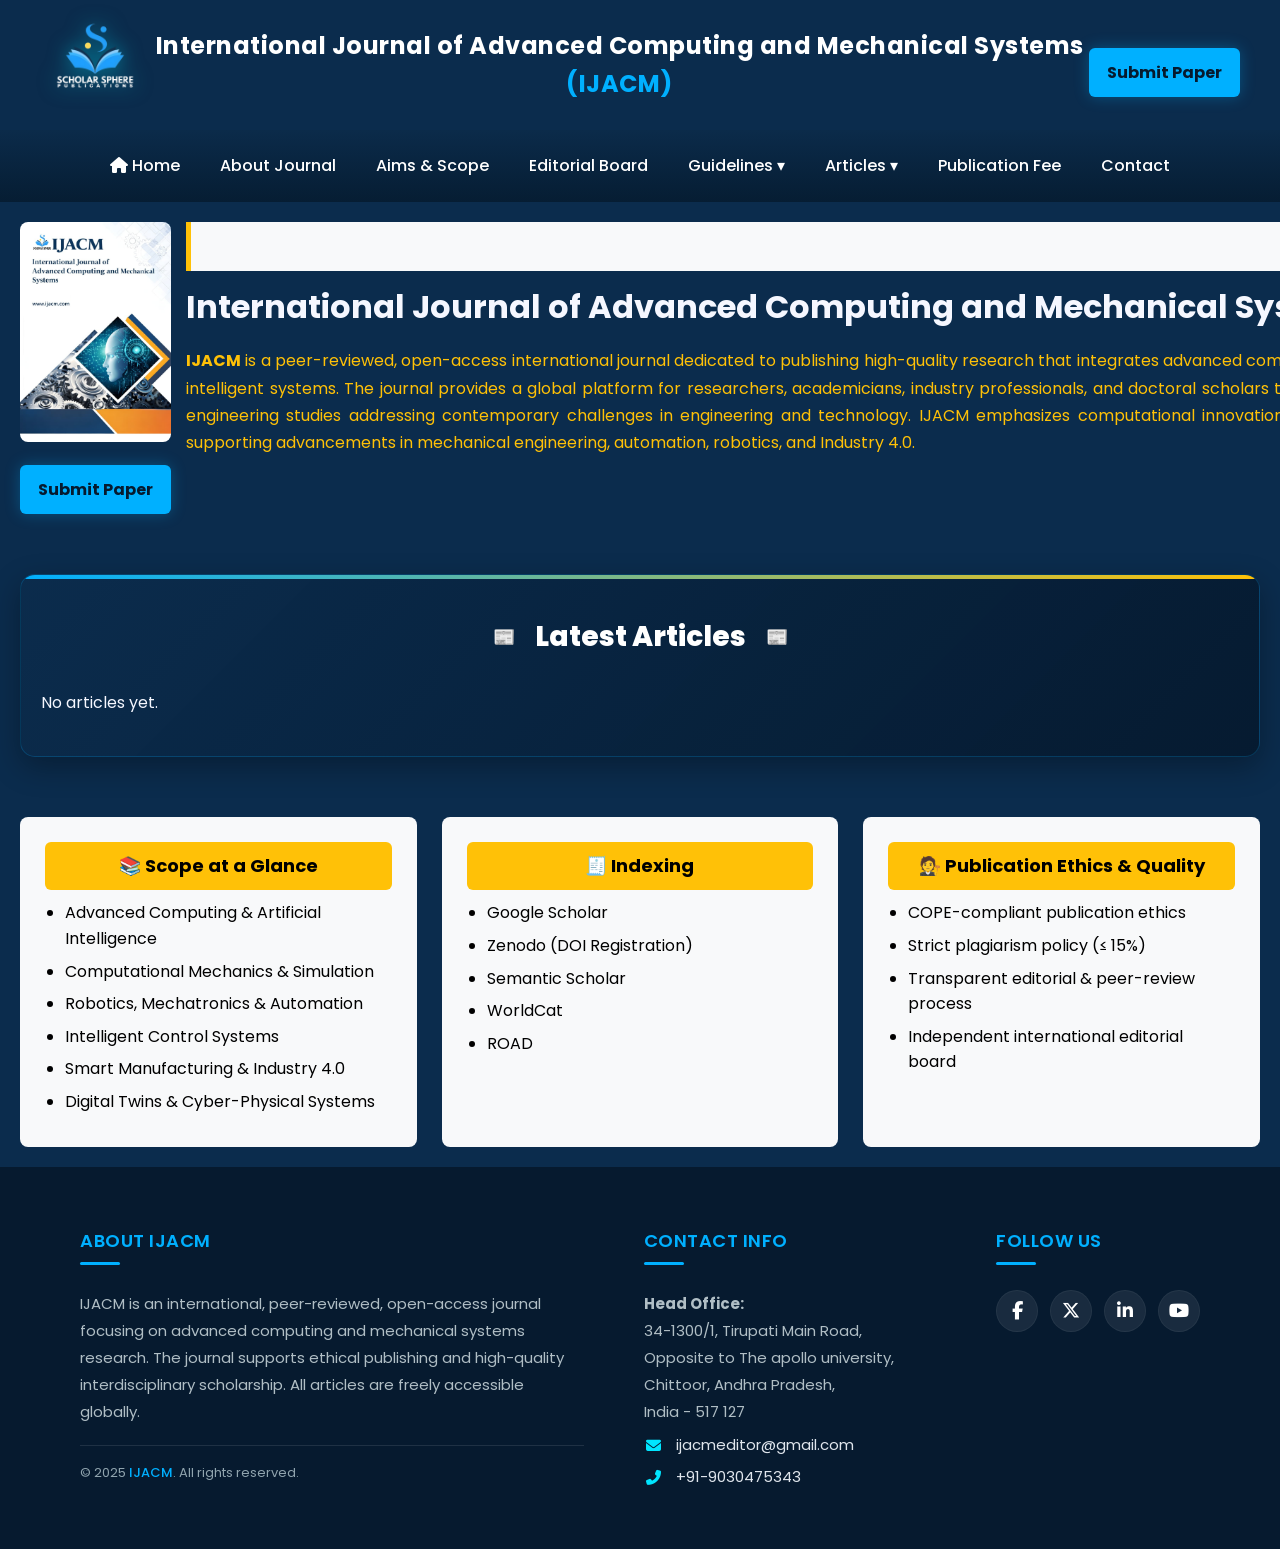
<file: index.html>
<!DOCTYPE html>
<html lang="en">

<head>
  <meta charset="UTF-8">
  <title>Home - International Journal of Advanced Computing and Mechanical Systems (IJACM)</title>
  <meta name="viewport" content="width=device-width, initial-scale=1.0">
  <meta name="keywords"
    content="advanced computing, mechanical systems, engineering research, open access journal, peer reviewed, IJACM">
  <meta name="description"
    content="Welcome to IJACM, a premier open-access journal publishing research in computing and mechanical engineering.">
  <link rel="stylesheet" href="https://cdnjs.cloudflare.com/ajax/libs/font-awesome/6.5.1/css/all.min.css">
  <style>
    /* ================= GLOBAL STYLES ================= */
    @import url('https://fonts.googleapis.com/css2?family=Poppins:wght@300;400;500;600;700;800&display=swap');

    :root {
      --primary: #1a237e;
      --secondary: #00b0ff;
      --accent: #ff4081;
      --accent-yellow: #ffc107;
      --bg-dark: #0b2c4d;
      --bg-darker: #061a2f;
      --text-light: #f5f7ff;
      --text-muted: #b0bec5;
      --white: #ffffff;
      --gradient-primary: linear-gradient(135deg, #1a237e 0%, #283593 100%);
      --gradient-secondary: linear-gradient(135deg, #00b0ff 0%, #2979ff 100%);
      --gradient-dark: linear-gradient(135deg, #0b2c4d 0%, #0d1b2a 100%);
      --radius-sm: 6px;
      --radius-md: 12px;
      --shadow-sm: 0 4px 6px rgba(0, 0, 0, 0.1);
      --shadow-glow: 0 0 15px rgba(0, 176, 255, 0.3);
      --transition-fast: 0.2s ease;
    }

    * {
      box-sizing: border-box;
      margin: 0;
      padding: 0;
    }

    body {
      font-family: 'Poppins', sans-serif;
      background: var(--bg-dark);
      color: var(--text-light);
      line-height: 1.6;
      overflow-x: hidden;
    }

    a {
      text-decoration: none;
      color: inherit;
      transition: var(--transition-fast);
    }

    ul {
      list-style: none;
    }

    main {
      padding: 20px;
      min-height: 420px;
    }

    /* ================= INDEX PAGE SPECIFIC ================= */
    .journal-wrapper {
      display: flex;
      gap: 15px;
      align-items: flex-start;
    }

    .journal-image img {
      width: 100%;
      max-height: 220px;
      object-fit: cover;
      border-radius: 8px;
    }

    .journal-content {
      flex: 1;
    }

    .journal-title {
      font-size: 32px;
      font-weight: 700;
      margin-bottom: 20px;
      line-height: 1.3;
    }

    .journal-content p {
      line-height: 1.7;
      margin-bottom: 15px;
      text-align: justify;
      color: #ffc107;
      font-size: 16px;
    }

    /* SCROLLER */
    .scroll-container {
      width: 100%;
      overflow: hidden;
      background: #f8f9fa;
      border-left: 5px solid #ffc107;
      padding: 10px 0;
      margin-bottom: 15px;
    }

    .scroll-text {
      display: inline-block;
      white-space: nowrap;
      font-weight: 700;
      font-size: 16px;
      color: #000;
      animation: scroll-right-left 45s linear infinite;
      padding-left: 100%;
    }

    /* Pause animation on hover */
    .scroll-container:hover .scroll-text {
      animation-play-state: paused;
    }

    @keyframes scroll-right-left {
      0% {
        transform: translateX(0);
      }

      100% {
        transform: translateX(-100%);
      }
    }

    .scroll-call,
    .icon-call {
      color: #d32f2f !important;
    }

    .scroll-frequency,
    .icon-frequency {
      color: #0b5ed7 !important;
    }

    .scroll-template,
    .icon-template {
      color: #2e7d32 !important;
    }

    /* BLINK ANIMATION */
    .blink-icon {
      font-size: 18px;
      margin: 0 6px;
      animation: blinkBoom 1.1s infinite;
    }

    @keyframes blinkBoom {
      0% {
        opacity: 0.3;
        transform: scale(1);
      }

      50% {
        opacity: 1;
        transform: scale(1.4);
      }

      100% {
        opacity: 0.3;
        transform: scale(1);
      }
    }

    /* SUBMIT BUTTON */
    .submit-btn {
      margin-top: 15px;
      text-align: center;
    }

    .submit-btn a {
      display: inline-block;
      padding: 12px 25px;
      background-color: #0b5ed7;
      color: #fff;
      font-weight: 600;
      border-radius: 6px;
      transition: background 0.3s ease;
    }

    .submit-btn a:hover {
      background-color: #084298;
    }

    /* LATEST ARTICLES */
    .section-title-center {
      text-align: center;
      font-size: 28px;
      font-weight: 800;
      color: #ffffff;
      margin-bottom: 30px;
      display: flex;
      justify-content: center;
      gap: 14px;
      align-items: center;
    }

    .articles-grid {
      display: grid;
      grid-template-columns: repeat(3, 1fr);
      gap: 25px;
    }

    .article-card {
      background: #ffffff;
      padding: 15px;
      border-radius: 10px;
      border-left: 6px solid #f2b705;
      transition: transform 0.25s ease, box-shadow 0.25s ease;
    }

    .article-card:hover {
      transform: translateY(-4px);
      box-shadow: 0 8px 20px rgba(0, 0, 0, 0.12);
    }

    .article-title {
      font-size: 16.5px;
      font-weight: 700;
      color: #061a2f;
      margin-bottom: 8px;
      line-height: 1.4;
    }

    .article-authors {
      font-size: 14.5px;
      color: #555;
      font-style: italic;
    }

    /* ================= LATEST ARTICLES STYLES ================= */
    .latest-articles {
      margin: 60px 0;
      padding: 40px 20px;
      background: linear-gradient(135deg, rgba(11, 44, 77, 0.9) 0%, rgba(6, 26, 47, 0.95) 100%);
      border-radius: 15px;
      border: 1px solid rgba(0, 176, 255, 0.2);
      box-shadow: 0 10px 30px rgba(0, 0, 0, 0.3);
      position: relative;
      overflow: hidden;
    }

    .latest-articles::before {
      content: '';
      position: absolute;
      top: 0;
      left: 0;
      right: 0;
      height: 4px;
      background: linear-gradient(90deg, #00b0ff, #ffc107, #00b0ff);
      background-size: 200% 100%;
      animation: gradientMove 3s ease infinite;
    }

    @keyframes gradientMove {
      0% {
        background-position: 0% 50%;
      }

      50% {
        background-position: 100% 50%;
      }

      100% {
        background-position: 0% 50%;
      }
    }

    /* INFO COLUMNS */
    .three-column-section {
      display: grid;
      grid-template-columns: repeat(3, 1fr);
      gap: 25px;
      margin-top: 30px;
    }

    .column-box {
      background: #f8f9fa;
      padding: 25px;
      border-radius: 8px;
    }

    .column-heading {
      background: #ffc107;
      color: #000;
      text-align: center;
      padding: 10px;
      font-size: 18px;
      font-weight: 700;
      border-radius: 6px;
      margin-bottom: 10px;
    }

    .column-box ul {
      padding-left: 20px;
      list-style: disc;
    }

    .column-box li {
      margin-bottom: 7px;
      color: #000;
    }

    /* RESPONSIVE */
    @media (max-width: 900px) {

      /* Journal Hero Section */
      .journal-wrapper {
        flex-direction: column;
        align-items: center;
        gap: 30px;
      }

      .journal-image {
        width: 100%;
        max-width: 450px;
        display: flex;
        flex-direction: column;
        align-items: center;
      }

      .journal-content {
        width: 100%;
      }

      .journal-content p {
        text-align: left;
      }

      .journal-title {
        text-align: center;
        font-size: 26px;
      }

      .submit-btn {
        margin-top: 20px;
        margin-bottom: 10px;
      }

      /* Grids and Columns */
      .three-column-section,
      .articles-grid {
        grid-template-columns: 1fr;
      }

      .three-column-section {
        margin: 30px 0;
      }
    }
  </style>
</head>

<body>
  <!-- ================= HEADER ================= -->
  <div id="header-placeholder"></div>

  <!-- ================= NAVBAR ================= -->
  <div id="navbar-placeholder"></div>

  <!-- ================= MAIN CONTENT ================= -->
  <main id="content" class="home">
    <section class="journal-card">
      <div class="journal-wrapper">
        <!-- LEFT IMAGE -->
        <div class="journal-image">
          <img src="assets/coverpage.jpeg" alt="IJACM Journal Cover" loading="lazy">
          <div class="submit-btn">
            <a href="pages/submit.html">
              Submit Paper
            </a>
          </div>
        </div>

        <!-- RIGHT CONTENT -->
        <div class="journal-content">
          <div class="scroll-container">
            <div class="scroll-text">
              <span class="blink-icon icon-call">📢</span>
              <span class="scroll-call">
                Call For Papers: Volume 1 Issue 1
              </span>
              <span class="blink-icon icon-call">📢</span>

              &nbsp;&nbsp;&nbsp;|&nbsp;&nbsp;&nbsp;

              <span class="blink-icon icon-frequency">📅</span>
              <span class="scroll-frequency">
                Publication Frequency: Monthly
              </span>
              <span class="blink-icon icon-frequency">📅</span>

              &nbsp;&nbsp;&nbsp;|&nbsp;&nbsp;&nbsp;

              <a href="assets/editors/IJACM_Paper_Template_A4_Word.docx" target="_blank" style="text-decoration: none;">
                <span class="blink-icon icon-template">📝</span>
                <span class="scroll-template">
                  Click To Download Word Template
                </span>
                <span class="blink-icon icon-template">📝</span>
              </a>

              <span class="blink-icon icon-frequency">📝</span>
              <span class="scroll-frequency">
                Send Papers to ijacmeditor@gmail.com
              </span>
              <span class="blink-icon icon-frequency">📝</span>
            </div>
          </div>

          <!-- TITLE -->
          <h2 class="journal-title">
            International Journal of Advanced Computing and Mechanical Systems
          </h2>

          <!-- DESCRIPTION TEXT -->
          <p>
            <strong>IJACM</strong>
            is a peer-reviewed, open-access international journal dedicated to publishing
            high-quality research that integrates advanced computing technologies with
            mechanical, mechatronic, and intelligent systems. The journal provides a global
            platform for researchers, academicians, industry professionals, and doctoral
            scholars to publish original research, review articles, and applied engineering
            studies addressing contemporary challenges in engineering and technology.
            IJACM emphasizes computational innovation, intelligent algorithms, and
            system-level applications supporting advancements in mechanical engineering,
            automation, robotics, and Industry 4.0.
          </p>
        </div>
      </div>
    </section>

    <!-- ================= LATEST ARTICLES ================= -->
    <section class="latest-articles">
      <h2 class="section-title-center">
        <span class="blink-icon left">📰</span>
        Latest Articles
        <span class="blink-icon right">📰</span>
      </h2>

      <div id="latest-articles-container" class="articles-grid">
        <!-- Dynamic content loaded via latest-articles.js -->
        <div style="text-align:center; width:100%; grid-column: 1 / -1; color:#fff; padding: 40px;">
          <div style="border: 3px solid rgba(255, 255, 255, 0.1); border-top: 3px solid #00b0ff; border-radius: 50%; width: 40px; height: 40px; animation: spin 1s linear infinite; margin: 0 auto 15px;"></div>
          <p style="color: #00b0ff;">Loading latest articles...</p>
          <style>
            @keyframes spin {
              0% {
                transform: rotate(0deg);
              }

              100% {
                transform: rotate(360deg);
              }
            }
          </style>
        </div>
      </div>
    </section>

    <!-- ================= INFO GRID ================= -->
    <div class="info-grid">
      <div class="three-column-section">
        <!-- COLUMN 1 -->
        <div class="column-box">
          <h3 class="column-heading">📚 Scope at a Glance</h3>
          <ul>
            <li>Advanced Computing & Artificial Intelligence</li>
            <li>Computational Mechanics & Simulation</li>
            <li>Robotics, Mechatronics & Automation</li>
            <li>Intelligent Control Systems</li>
            <li>Smart Manufacturing & Industry 4.0</li>
            <li>Digital Twins & Cyber-Physical Systems</li>
          </ul>
        </div>

        <!-- COLUMN 2 -->
        <div class="column-box">
          <h3 class="column-heading">🧾 Indexing</h3>
          <ul>
            <li>Google Scholar</li>
            <li>Zenodo (DOI Registration)</li>
            <li>Semantic Scholar</li>
            <li>WorldCat</li>
            <li>ROAD</li>
          </ul>
        </div>

        <!-- COLUMN 3 -->
        <div class="column-box">
          <h3 class="column-heading">🧑‍⚖️ Publication Ethics & Quality</h3>
          <ul>
            <li>COPE-compliant publication ethics</li>
            <li>Strict plagiarism policy (≤ 15%)</li>
            <li>Transparent editorial & peer-review process</li>
            <li>Independent international editorial board</li>
          </ul>
        </div>
      </div>
    </div>
  </main>

  <!-- ================= FOOTER ================= -->
  <div id="footer-placeholder"></div>

  <!-- Load main script first -->
  <script src="script.js"></script>

  <!-- Load latest articles script LAST - after all DOM elements exist -->
  <script src="js/latest-articles.js"></script>

  <!-- INLINE SCRIPT TO ENSURE LATEST ARTICLES WORK -->
  <script>
    // Fallback script to ensure latest articles load
    document.addEventListener('DOMContentLoaded', function() {
      console.log('DOM fully loaded - checking latest articles...');
      
      // Check if latest-articles.js loaded properly
      setTimeout(function() {
        const container = document.getElementById('latest-articles-container');
        if (container && container.innerHTML.includes('Loading')) {
          console.log('Loading articles manually...');
          
          // Simple fallback data
          const articles = [
            { title: "Trails", authors: "Author8", date: "19 Jun 2027" },
            { title: "Trails", authors: "Karan, Vishnu", date: "24 Dec 2026" },
            { title: "Trail4", authors: "Ram, Ravi, Hari", date: "19 Jun 2026" }
          ];
          
          container.innerHTML = '';
          
          articles.forEach(article => {
            const articleHTML = `
              <div class="article-card">
                <h3 class="article-title">${article.title}</h3>
                <p class="article-authors">${article.authors}</p>
                <p style="color: #666; font-size: 14px; margin-top: 5px;">${article.date}</p>
                <div style="margin-top: 15px;">
                  <button style="background: #0b5ed7; color: white; border: none; padding: 8px 16px; border-radius: 4px; margin-right: 10px; cursor: pointer;">
                    PDF
                  </button>
                  <button style="background: #6c757d; color: white; border: none; padding: 8px 16px; border-radius: 4px; cursor: pointer;">
                    View More
                  </button>
                </div>
              </div>
            `;
            container.innerHTML += articleHTML;
          });
        }
      }, 1000);
    });
  </script>
</body>
</html>
</file>
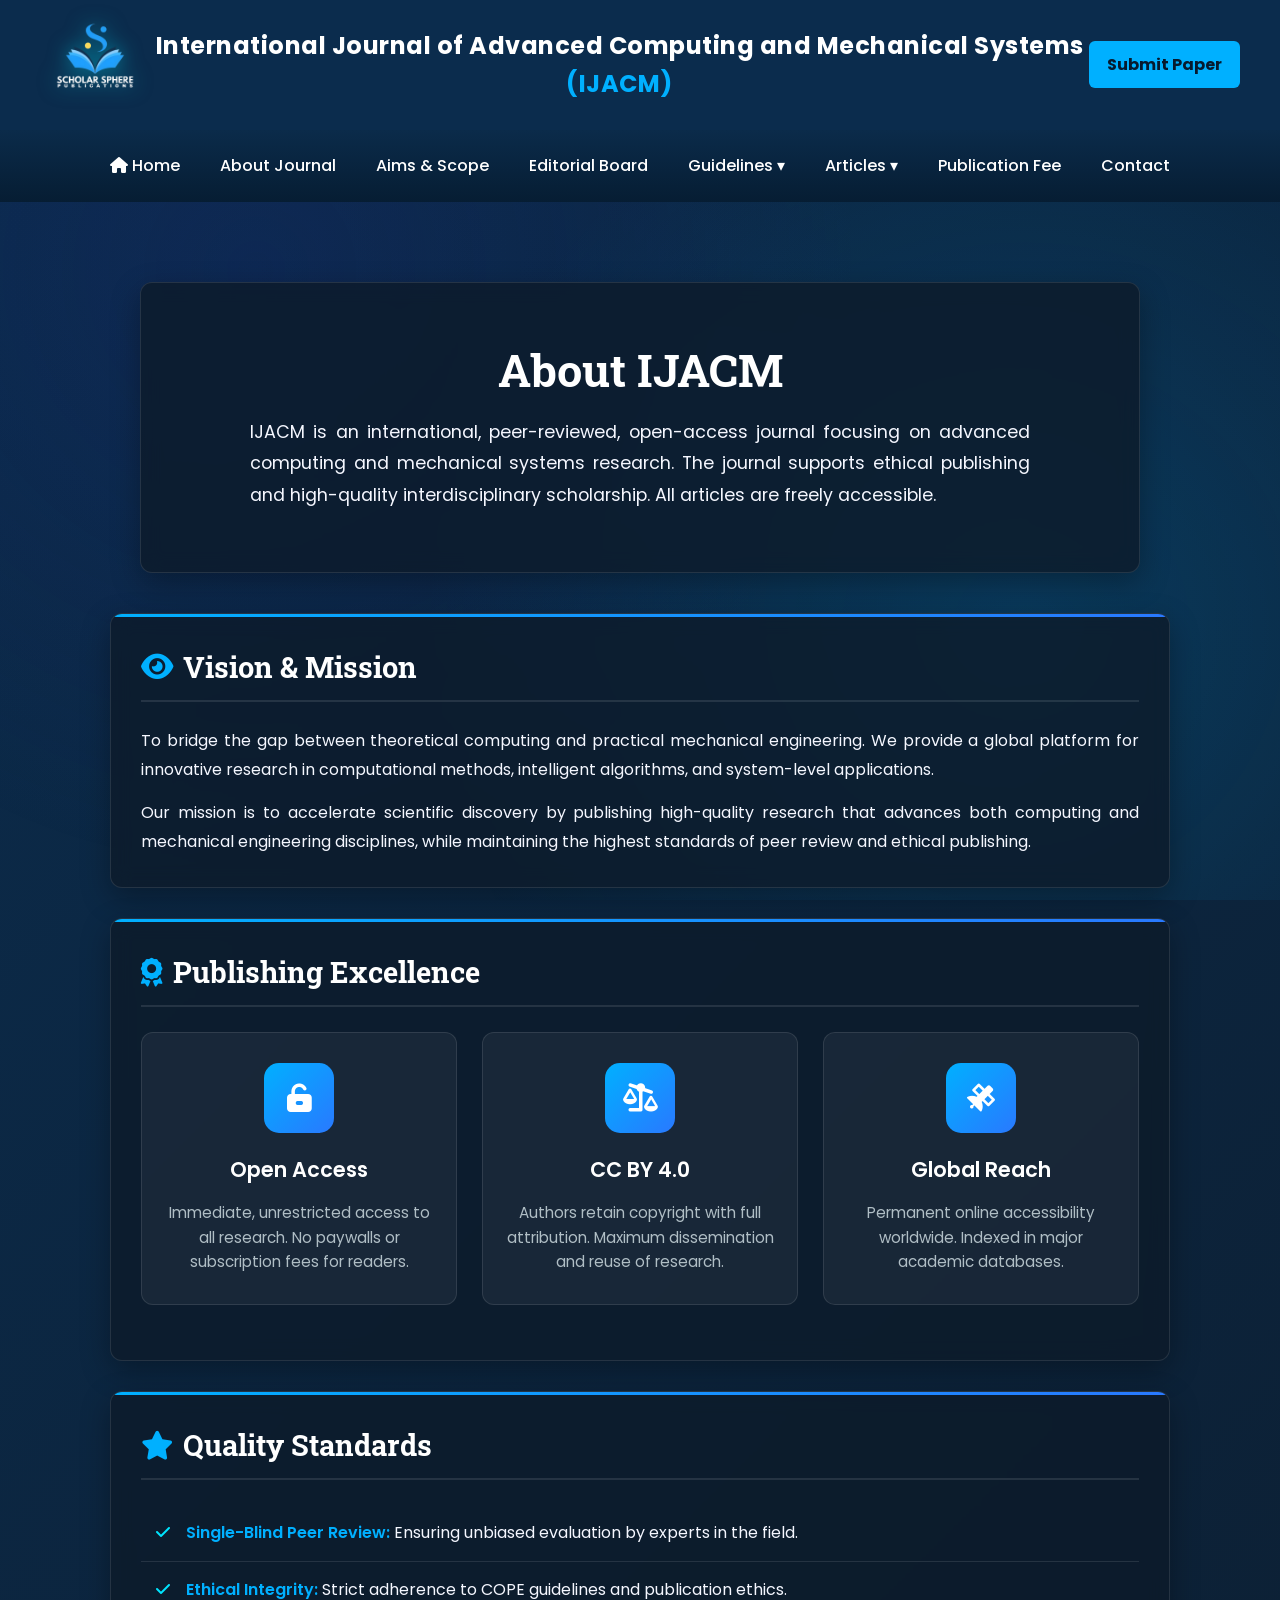
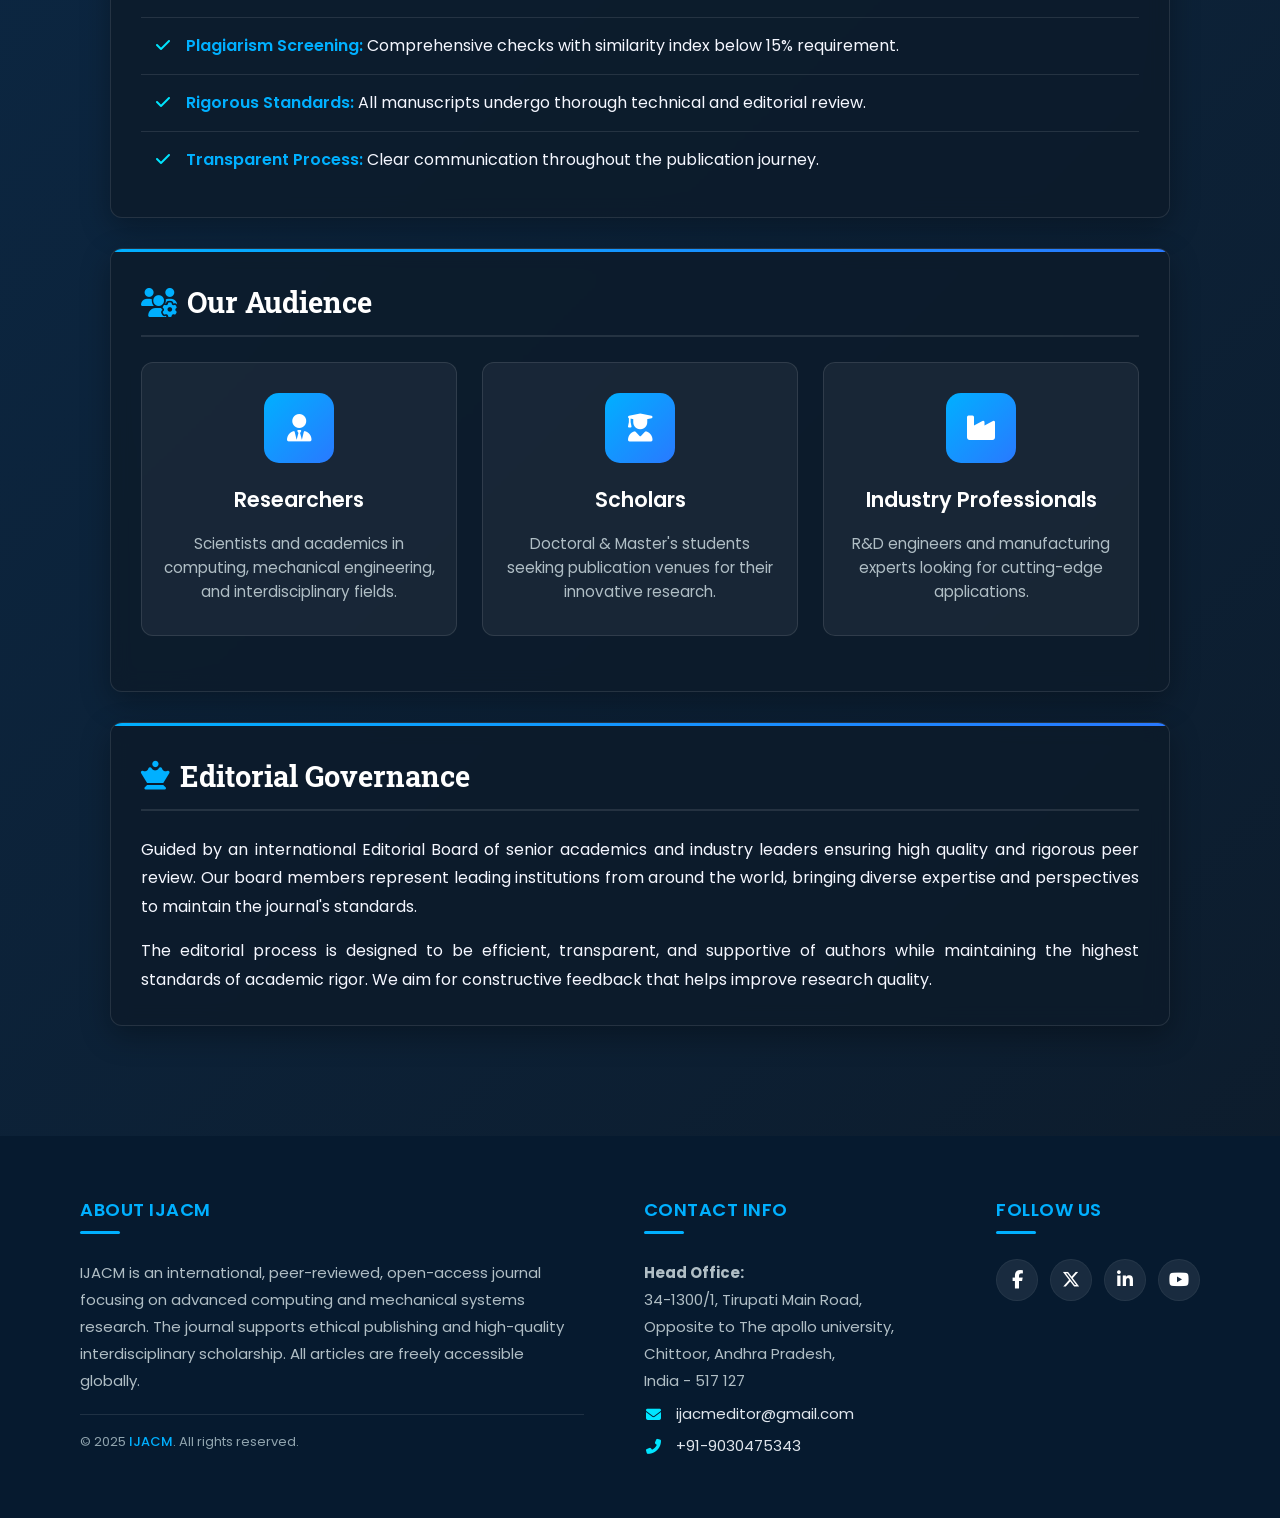
<file: pages/about.html>
<!DOCTYPE html>
<html lang="en">

<head>
  <meta charset="UTF-8">
  <meta name="viewport" content="width=device-width, initial-scale=1.0">
  <title>About Us & Scope - IJACM</title>
  <meta name="keywords"
    content="advanced computing, mechanical systems, engineering research, open access journal, peer reviewed, IJACM">
  <meta name="description"
    content="Learn about IJACM's mission, editorial board, and commitment to open-access publishing.">
  <link rel="stylesheet" href="https://cdnjs.cloudflare.com/ajax/libs/font-awesome/6.5.1/css/all.min.css">
  <style>
    /* ================= GLOBAL STYLES ================= */
    @import url('https://fonts.googleapis.com/css2?family=Poppins:wght@300;400;500;600;700;800&family=Roboto+Slab:wght@300;400;500;600;700&display=swap');

    :root {
      --primary: #1a237e;
      --secondary: #00b0ff;
      --accent: #ff4081;
      --accent-yellow: #ffc107;
      --bg-dark: #0b2c4d;
      --bg-darker: #061a2f;
      --text-light: #f5f7ff;
      --text-muted: #b0bec5;
      --white: #ffffff;
      --gradient-primary: linear-gradient(135deg, #1a237e 0%, #283593 100%);
      --gradient-secondary: linear-gradient(135deg, #00b0ff 0%, #2979ff 100%);
      --gradient-dark: linear-gradient(135deg, #0b2c4d 0%, #0d1b2a 100%);
      --gradient2: linear-gradient(135deg, #00b0ff 0%, #2979ff 100%);
      --gradient3: linear-gradient(135deg, #ff4081 0%, #f50057 100%);
      --radius: 12px;
      --radius-sm: 6px;
      --shadow: 0 10px 30px rgba(0, 0, 0, 0.3);
      --shadow-sm: 0 4px 6px rgba(0, 0, 0, 0.1);
      --transition: all 0.4s cubic-bezier(0.4, 0, 0.2, 1);
      --transition-fast: 0.2s ease;
    }

    * {
      box-sizing: border-box;
      margin: 0;
      padding: 0;
    }

    body {
      font-family: 'Poppins', sans-serif;
      background: var(--bg-dark);
      color: var(--text-light);
      line-height: 1.6;
      overflow-x: hidden;
    }

    a {
      text-decoration: none;
      color: inherit;
      transition: var(--transition-fast);
    }

    ul {
      list-style: none;
    }

    /* ================= ABOUT PAGE SPECIFIC ================= */
    .about-page-body {
      background: linear-gradient(135deg, #0b2c4d 0%, #0d1b2a 100%);
      position: relative;
      color: #eee;
      min-height: 100vh;
    }

    .animated-bg {
      position: fixed;
      top: 0;
      left: 0;
      width: 100%;
      height: 100%;
      z-index: -2;
      background: radial-gradient(circle at 20% 30%, rgba(26, 35, 126, 0.2) 0%, transparent 50%), radial-gradient(circle at 80% 70%, rgba(0, 176, 255, 0.15) 0%, transparent 50%);
      pointer-events: none;
    }

    .about-main-container {
      max-width: 1100px;
      margin: 0 auto;
      padding: 0 20px;
      position: relative;
      z-index: 1;
    }

    /* Hero Section - FIXED */
    .hero-section {
      text-align: center;
      padding: 60px 30px;
      margin: 40px auto;
      border-radius: var(--radius);
      background: rgba(13, 27, 42, 0.8);
      backdrop-filter: blur(10px);
      box-shadow: var(--shadow);
      border: 1px solid rgba(255, 255, 255, 0.1);
      max-width: 1000px;
    }

    .hero-title {
      font-family: 'Roboto Slab', serif;
      color: #fff;
      font-size: 2.8rem;
      margin-bottom: 20px;
      animation: fadeInScale 1s ease-out;
      line-height: 1.2;
    }

    @keyframes fadeInScale {
      from {
        transform: scale(0.9);
        opacity: 0;
      }

      to {
        transform: scale(1);
        opacity: 1;
      }
    }

    .hero-subtitle {
      color: var(--text-light);
      font-size: 1.1rem;
      max-width: 800px;
      margin: 0 auto;
      line-height: 1.8;
      text-align: justify;
      padding: 0 10px;
    }

    /* Content Sections */
    .content-section {
      background: rgba(13, 27, 42, 0.8);
      backdrop-filter: blur(10px);
      border-radius: var(--radius);
      padding: 30px;
      margin: 30px auto;
      box-shadow: var(--shadow);
      border: 1px solid rgba(255, 255, 255, 0.1);
      transform: translateY(30px);
      opacity: 0;
      transition: var(--transition);
      position: relative;
      overflow: hidden;
    }

    .content-section::before {
      content: '';
      position: absolute;
      top: 0;
      left: 0;
      width: 100%;
      height: 3px;
      background: var(--gradient2);
    }

    .content-section.visible {
      transform: translateY(0);
      opacity: 1;
    }

    .section-title {
      font-family: 'Roboto Slab', serif;
      color: #fff;
      font-size: 1.8rem;
      margin-bottom: 25px;
      border-bottom: 2px solid rgba(255, 255, 255, 0.1);
      padding-bottom: 10px;
      display: flex;
      align-items: center;
      gap: 10px;
    }

    .section-title i {
      color: var(--secondary);
    }

    .section-content p {
      font-size: 1rem;
      line-height: 1.8;
      color: var(--text-light);
      margin: 0 0 15px 0;
      text-align: justify;
    }

    .section-content p:last-child {
      margin-bottom: 0;
    }

    /* Cards */
    .cards-container {
      display: grid;
      grid-template-columns: repeat(auto-fit, minmax(280px, 1fr));
      gap: 25px;
      margin: 25px 0;
    }

    .card {
      background: rgba(255, 255, 255, 0.05);
      border-radius: var(--radius);
      padding: 30px 20px;
      box-shadow: none;
      transition: var(--transition);
      border: 1px solid rgba(255, 255, 255, 0.1);
      text-align: center;
      height: 100%;
      display: flex;
      flex-direction: column;
      align-items: center;
    }

    .card:hover {
      transform: translateY(-5px);
      background: rgba(255, 255, 255, 0.1);
      box-shadow: 0 10px 20px rgba(0, 0, 0, 0.3);
      border-color: rgba(0, 176, 255, 0.3);
    }

    .card-icon {
      width: 70px;
      height: 70px;
      background: var(--gradient2);
      border-radius: 15px;
      display: flex;
      align-items: center;
      justify-content: center;
      margin: 0 auto 20px;
      color: white;
      font-size: 28px;
    }

    .card h3 {
      color: #fff;
      font-size: 1.3rem;
      margin-bottom: 15px;
      font-weight: 600;
    }

    .card p {
      color: var(--text-muted);
      font-size: 0.95rem;
      line-height: 1.6;
      margin: 0;
    }

    /* Stats */
    .stats-container {
      display: flex;
      justify-content: center;
      gap: 40px;
      margin: 40px 0;
      flex-wrap: wrap;
    }

    .stat-card {
      text-align: center;
      padding: 25px 30px;
      background: rgba(13, 27, 42, 0.8);
      border-radius: var(--radius);
      border: 1px solid rgba(255, 255, 255, 0.1);
      min-width: 150px;
      transition: var(--transition);
    }

    .stat-card:hover {
      transform: translateY(-3px);
      border-color: rgba(0, 176, 255, 0.3);
    }

    .stat-number {
      font-size: 2.5rem;
      font-weight: 700;
      background: var(--gradient2);
      -webkit-background-clip: text;
      -webkit-text-fill-color: transparent;
      background-clip: text;
      margin-bottom: 5px;
      font-family: 'Roboto Slab', serif;
    }

    .stat-label {
      color: var(--text-muted);
      font-size: 1rem;
      font-weight: 500;
    }

    /* Features List */
    .feature-list {
      list-style: none;
      padding: 0;
      margin: 20px 0 0 0;
    }

    .feature-list li {
      padding: 15px 0 15px 45px;
      position: relative;
      border-bottom: 1px solid rgba(255, 255, 255, 0.1);
      color: var(--text-light);
      font-size: 1rem;
      line-height: 1.6;
    }

    .feature-list li:last-child {
      border-bottom: none;
    }

    .feature-list li::before {
      content: '\f00c';
      font-family: 'Font Awesome 6 Free';
      font-weight: 900;
      position: absolute;
      left: 15px;
      top: 15px;
      color: #00e5ff;
      font-size: 16px;
    }

    .feature-list strong {
      color: var(--secondary);
      font-weight: 600;
    }

    /* Utils */
    .scroll-progress {
      position: fixed;
      top: 0;
      left: 0;
      width: 0%;
      height: 3px;
      background: var(--gradient3);
      z-index: 9999;
      transition: width 0.1s;
    }

    .back-to-top {
      position: fixed;
      bottom: 30px;
      right: 30px;
      width: 50px;
      height: 50px;
      background: var(--gradient2);
      color: white;
      border-radius: 50%;
      display: flex;
      align-items: center;
      justify-content: center;
      cursor: pointer;
      opacity: 0;
      visibility: hidden;
      transition: var(--transition);
      z-index: 999;
      border: none;
      box-shadow: 0 4px 15px rgba(0, 0, 0, 0.3);
    }

    .back-to-top:hover {
      transform: translateY(-3px);
      box-shadow: 0 6px 20px rgba(0, 176, 255, 0.4);
    }

    .back-to-top.visible {
      opacity: 1;
      visibility: visible;
    }

    /* Main Content Area */
    main {
      padding: 40px 20px 80px;
      min-height: 500px;
    }

    /* Responsive Design */
    @media (max-width: 768px) {
      .hero-section {
        padding: 40px 20px;
        margin: 20px auto;
      }

      .hero-title {
        font-size: 2.2rem;
      }

      .hero-subtitle {
        font-size: 1rem;
        padding: 0;
        text-align: left;
      }

      .content-section {
        padding: 25px 20px;
        margin: 25px auto;
      }

      .section-title {
        font-size: 1.5rem;
      }

      .cards-container {
        grid-template-columns: 1fr;
        gap: 20px;
      }

      .stats-container {
        gap: 20px;
      }

      .stat-card {
        padding: 20px;
        min-width: 120px;
      }

      .stat-number {
        font-size: 2rem;
      }

      .feature-list li {
        padding-left: 40px;
        font-size: 0.95rem;
      }
    }

    @media (max-width: 480px) {
      .hero-title {
        font-size: 1.8rem;
      }

      .hero-subtitle {
        font-size: 0.95rem;
      }

      .section-title {
        font-size: 1.3rem;
      }

      .content-section {
        padding: 20px 15px;
      }

      .card {
        padding: 25px 15px;
      }

      .card-icon {
        width: 60px;
        height: 60px;
        font-size: 24px;
      }

      .back-to-top {
        width: 45px;
        height: 45px;
        bottom: 20px;
        right: 20px;
      }
    }
  </style>
</head>

<body class="about-page-body">

  <div id="header-placeholder"></div>
  <div id="navbar-placeholder"></div>

  <div class="animated-bg"></div>
  <div class="scroll-progress" id="scrollProgress"></div>
  <button class="back-to-top" id="backToTop" aria-label="Back to top">
    <i class="fas fa-chevron-up"></i>
  </button>

  <main>
    <div class="about-main-container">

      <!-- Hero Section -->
      <section class="hero-section">
        <h1 class="hero-title">About IJACM</h1>
        <p class="hero-subtitle">
          IJACM is an international, peer-reviewed, open-access journal focusing on advanced computing and mechanical
          systems research. The journal supports ethical publishing and high-quality interdisciplinary scholarship. All
          articles are freely accessible.
        </p>
      </section>

      <!-- Vision & Mission -->
      <section class="content-section" id="vision-mission">
        <h2 class="section-title"><i class="fas fa-eye"></i> Vision & Mission</h2>
        <div class="section-content">
          <p>
            To bridge the gap between theoretical computing and practical mechanical engineering. We provide a global
            platform for innovative research in computational methods, intelligent algorithms, and system-level
            applications.
          </p>
          <p>
            Our mission is to accelerate scientific discovery by publishing high-quality research that advances both
            computing and mechanical engineering disciplines, while maintaining the highest standards of peer review
            and ethical publishing.
          </p>
        </div>
      </section>

      <!-- Publishing Excellence -->
      <section class="content-section" id="publishing-excellence">
        <h2 class="section-title"><i class="fas fa-award"></i> Publishing Excellence</h2>
        <div class="cards-container">
          <div class="card">
            <div class="card-icon"><i class="fas fa-unlock-alt"></i></div>
            <h3>Open Access</h3>
            <p>Immediate, unrestricted access to all research. No paywalls or subscription fees for readers.</p>
          </div>
          <div class="card">
            <div class="card-icon"><i class="fas fa-balance-scale-right"></i></div>
            <h3>CC BY 4.0</h3>
            <p>Authors retain copyright with full attribution. Maximum dissemination and reuse of research.</p>
          </div>
          <div class="card">
            <div class="card-icon"><i class="fas fa-satellite"></i></div>
            <h3>Global Reach</h3>
            <p>Permanent online accessibility worldwide. Indexed in major academic databases.</p>
          </div>
        </div>
      </section>

      <!-- Quality Standards -->
      <section class="content-section" id="quality-standards">
        <h2 class="section-title"><i class="fas fa-star"></i> Quality Standards</h2>
        <ul class="feature-list">
          <li><strong>Single-Blind Peer Review:</strong> Ensuring unbiased evaluation by experts in the field.</li>
          <li><strong>Ethical Integrity:</strong> Strict adherence to COPE guidelines and publication ethics.</li>
          <li><strong>Plagiarism Screening:</strong> Comprehensive checks with similarity index below 15% requirement.
          </li>
          <li><strong>Rigorous Standards:</strong> All manuscripts undergo thorough technical and editorial review.</li>
          <li><strong>Transparent Process:</strong> Clear communication throughout the publication journey.</li>
        </ul>
      </section>

      <!-- Who We Serve -->
      <section class="content-section" id="who-we-serve">
        <h2 class="section-title"><i class="fas fa-users-cog"></i> Our Audience</h2>
        <div class="cards-container">
          <div class="card">
            <div class="card-icon"><i class="fas fa-user-tie"></i></div>
            <h3>Researchers</h3>
            <p>Scientists and academics in computing, mechanical engineering, and interdisciplinary fields.</p>
          </div>
          <div class="card">
            <div class="card-icon"><i class="fas fa-user-graduate"></i></div>
            <h3>Scholars</h3>
            <p>Doctoral & Master's students seeking publication venues for their innovative research.</p>
          </div>
          <div class="card">
            <div class="card-icon"><i class="fas fa-industry"></i></div>
            <h3>Industry Professionals</h3>
            <p>R&D engineers and manufacturing experts looking for cutting-edge applications.</p>
          </div>
        </div>
      </section>

      <!-- Editorial Governance -->
      <section class="content-section" id="editorial-governance">
        <h2 class="section-title"><i class="fas fa-chess-queen"></i> Editorial Governance</h2>
        <div class="section-content">
          <p>
            Guided by an international Editorial Board of senior academics and industry leaders ensuring high quality
            and
            rigorous peer review. Our board members represent leading institutions from around the world, bringing
            diverse
            expertise and perspectives to maintain the journal's standards.
          </p>
          <p>
            The editorial process is designed to be efficient, transparent, and supportive of authors while maintaining
            the highest standards of academic rigor. We aim for constructive feedback that helps improve research
            quality.
          </p>
        </div>
      </section>

    </div>
  </main>

  <div id="footer-placeholder"></div>

  <script src="../script.js"></script>

  <script>
    // Scroll Progress Bar
    function updateScrollProgress() {
      const scrollProgress = document.getElementById('scrollProgress');
      const scrollTop = window.pageYOffset;
      const docHeight = document.documentElement.scrollHeight - window.innerHeight;
      const scrollPercent = (scrollTop / docHeight) * 100;
      scrollProgress.style.width = scrollPercent + '%';

      // Show/hide back to top button
      const backToTop = document.getElementById('backToTop');
      if (scrollTop > 300) {
        backToTop.classList.add('visible');
      } else {
        backToTop.classList.remove('visible');
      }
    }

    // Scroll Animations
    function handleScrollAnimations() {
      const sections = document.querySelectorAll('.content-section');
      sections.forEach(section => {
        const sectionTop = section.getBoundingClientRect().top;
        const windowHeight = window.innerHeight;

        if (sectionTop < windowHeight * 0.85) {
          section.classList.add('visible');
        }
      });
    }

    // Stats Animation (if you decide to uncomment the stats section)
    function animateCounters() {
      const counters = document.querySelectorAll('.stat-number');
      counters.forEach(counter => {
        const target = parseInt(counter.getAttribute('data-count'));
        const duration = 1500; // 1.5 seconds
        const increment = target / (duration / 16); // 60fps
        let current = 0;

        const updateCounter = () => {
          current += increment;
          if (current < target) {
            counter.textContent = Math.floor(current).toLocaleString();
            requestAnimationFrame(updateCounter);
          } else {
            counter.textContent = target.toLocaleString();
          }
        };

        updateCounter();
      });
    }

    // Initialize when DOM is loaded
    document.addEventListener('DOMContentLoaded', function () {
      // Initial check for animations
      handleScrollAnimations();

      // Set up scroll event listeners
      window.addEventListener('scroll', () => {
        updateScrollProgress();
        handleScrollAnimations();
      });

      // Back to top button
      document.getElementById('backToTop').addEventListener('click', () => {
        window.scrollTo({
          top: 0,
          behavior: 'smooth'
        });
      });

      // Initialize stats animation if stats section is visible
      const statsContainer = document.getElementById('statsContainer');
      if (statsContainer) {
        const observer = new IntersectionObserver((entries) => {
          entries.forEach(entry => {
            if (entry.isIntersecting) {
              animateCounters();
              observer.unobserve(entry.target);
            }
          });
        }, { threshold: 0.5 });

        observer.observe(statsContainer);
      }
    });

    // Handle font awesome icons loading
    if (typeof FontAwesome !== 'undefined') {
      FontAwesome.config = { autoReplaceSvg: 'nest' };
    }
  </script>
</body>

</html>
</file>
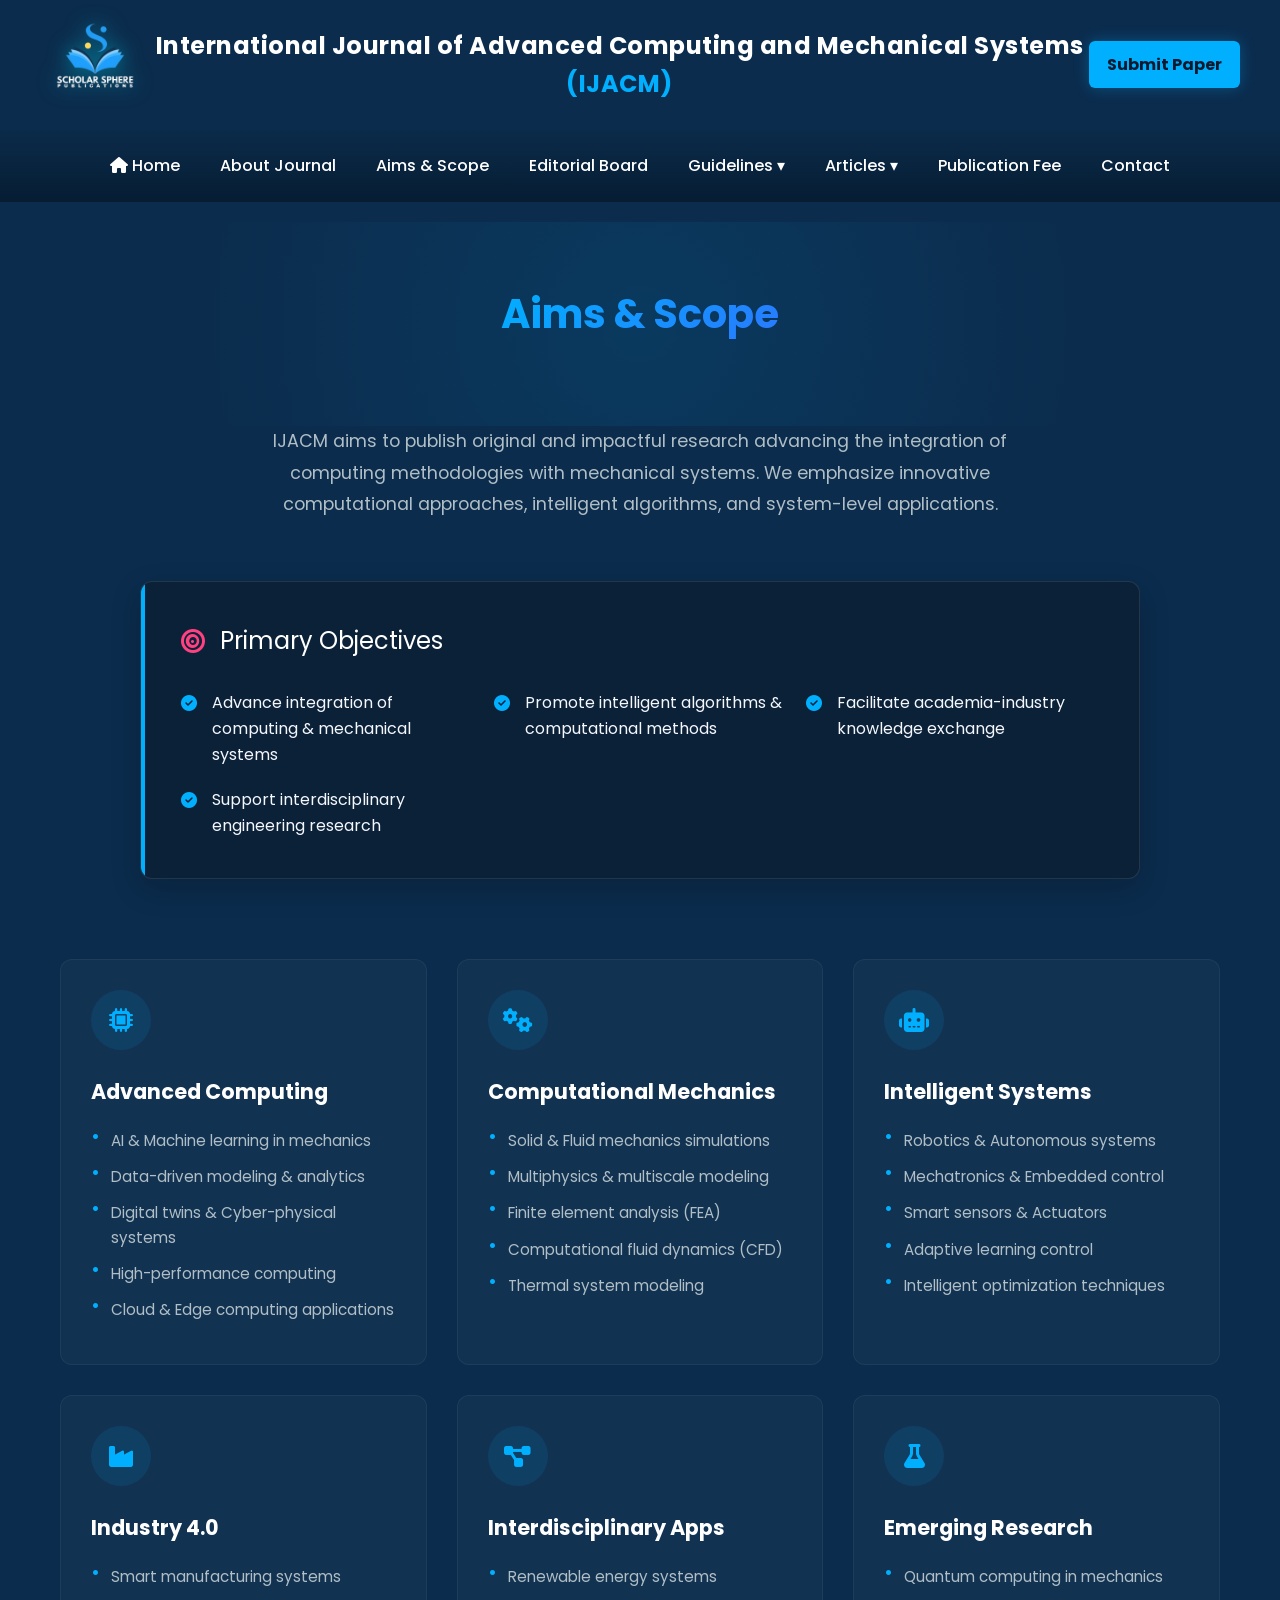
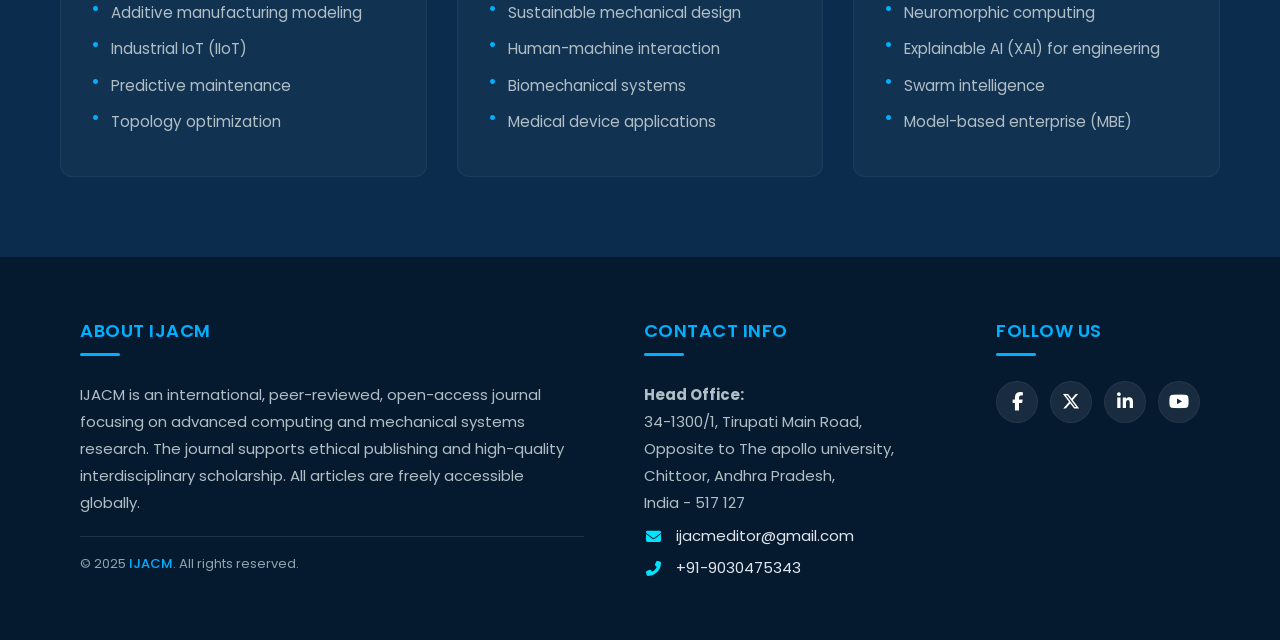
<file: pages/aims-scope.html>
<!DOCTYPE html>
<html lang="en">

<head>
  <meta charset="UTF-8">
  <meta name="viewport" content="width=device-width, initial-scale=1.0">
  <title>About Us & Scope - IJACM</title>
  <meta name="keywords"
    content="advanced computing, mechanical systems, engineering research, open access journal, peer reviewed, IJACM">
  <meta name="description"
    content="Learn about IJACM's mission, aims and scope. We cover computational mechanics, AI in engineering, robotics, and more.">
  <link rel="stylesheet" href="https://cdnjs.cloudflare.com/ajax/libs/font-awesome/6.5.1/css/all.min.css">
  <style>
    /* ================= GLOBAL STYLES ================= */
    @import url('https://fonts.googleapis.com/css2?family=Poppins:wght@300;400;500;600;700;800&display=swap');

    :root {
      --primary: #1a237e;
      --secondary: #00b0ff;
      --accent: #ff4081;
      --accent-yellow: #ffc107;
      --bg-dark: #0b2c4d;
      --bg-darker: #061a2f;
      --text-light: #f5f7ff;
      --text-muted: #b0bec5;
      --white: #ffffff;
      --gradient-primary: linear-gradient(135deg, #1a237e 0%, #283593 100%);
      --gradient-secondary: linear-gradient(135deg, #00b0ff 0%, #2979ff 100%);
      --gradient-dark: linear-gradient(135deg, #0b2c4d 0%, #0d1b2a 100%);
      --radius-sm: 6px;
      --radius-md: 12px;
      --shadow-sm: 0 4px 6px rgba(0, 0, 0, 0.1);
      --shadow-md: 0 10px 30px rgba(0, 0, 0, 0.2);
      --shadow-glow: 0 0 15px rgba(0, 176, 255, 0.3);
      --transition-fast: 0.2s ease;
      --transition-normal: 0.3s ease;
    }

    * {
      box-sizing: border-box;
      margin: 0;
      padding: 0;
    }

    body {
      font-family: 'Poppins', sans-serif;
      background: var(--bg-dark);
      color: var(--text-light);
      line-height: 1.6;
      overflow-x: hidden;
    }

    a {
      text-decoration: none;
      color: inherit;
      transition: var(--transition-fast);
    }

    ul {
      list-style: none;
    }

    main {
      padding: 20px;
      min-height: 420px;
    }

    /* ================= PAGE SPECIFIC STYLES ================= */
    /* Aims & Scope Specifics */
    .aims-hero {
      text-align: center;
      padding: 60px 20px;
      background: radial-gradient(circle at center, rgba(0, 176, 255, 0.1) 0%, rgba(11, 44, 77, 0) 70%);
    }

    .aims-hero h1 {
      font-size: 2.5rem;
      margin-bottom: 20px;
      background: var(--gradient-secondary);
      -webkit-background-clip: text;
      background-clip: text;
      -webkit-text-fill-color: transparent;
      display: inline-block;
    }

    .aims-intro {
      max-width: 800px;
      margin: 0 auto 60px;
      text-align: center;
      color: var(--text-muted);
      font-size: 1.1rem;
      line-height: 1.8;
    }

    /* Objectives List */
    .objectives-box {
      background: rgba(13, 27, 42, 0.6);
      border: 1px solid rgba(255, 255, 255, 0.1);
      border-radius: var(--radius-md);
      padding: 40px;
      max-width: 1000px;
      margin: 0 auto 80px;
      box-shadow: var(--shadow-md);
      position: relative;
      overflow: hidden;
    }

    .objectives-box::before {
      content: '';
      position: absolute;
      top: 0;
      left: 0;
      width: 4px;
      height: 100%;
      background: var(--secondary);
    }

    .objectives-title {
      font-size: 1.5rem;
      color: var(--white);
      margin-bottom: 30px;
      display: flex;
      align-items: center;
      gap: 15px;
    }

    .objectives-title i {
      color: var(--accent);
    }

    .objectives-list {
      display: grid;
      grid-template-columns: repeat(auto-fit, minmax(280px, 1fr));
      gap: 20px;
    }

    .objective-item {
      display: flex;
      gap: 15px;
      align-items: flex-start;
    }

    .objective-item i {
      color: var(--secondary);
      margin-top: 5px;
    }

    /* Scope Cards */
    .scope-grid {
      display: grid;
      grid-template-columns: repeat(auto-fit, minmax(300px, 1fr));
      gap: 30px;
      max-width: 1200px;
      margin: 0 auto 60px;
      padding: 0 20px;
    }

    .scope-card {
      background: rgba(255, 255, 255, 0.03);
      border: 1px solid rgba(255, 255, 255, 0.05);
      border-radius: var(--radius-md);
      padding: 30px;
      transition: transform 0.3s ease, box-shadow 0.3s ease;
      opacity: 0;
      /* For animation */
      animation: fadeUp 0.6s ease-out forwards;
    }

    .scope-card:hover {
      transform: translateY(-10px);
      background: rgba(255, 255, 255, 0.08);
      box-shadow: var(--shadow-glow);
      border-color: rgba(0, 176, 255, 0.3);
    }

    .scope-icon {
      width: 60px;
      height: 60px;
      background: rgba(0, 176, 255, 0.1);
      border-radius: 50%;
      display: flex;
      align-items: center;
      justify-content: center;
      font-size: 1.5rem;
      color: var(--secondary);
      margin-bottom: 25px;
    }

    .scope-card h3 {
      font-size: 1.3rem;
      margin-bottom: 20px;
      color: var(--white);
    }

    .scope-topics {
      list-style: none;
      padding: 0;
    }

    .scope-topics li {
      margin-bottom: 12px;
      padding-left: 20px;
      position: relative;
      color: var(--text-muted);
      font-size: 0.95rem;
    }

    .scope-topics li::before {
      content: '•';
      color: var(--secondary);
      position: absolute;
      left: 0;
      font-size: 1.2rem;
      line-height: 1;
      top: -2px;
    }

    /* Animation Keyframes */
    @keyframes fadeUp {
      from {
        opacity: 0;
        transform: translateY(30px);
      }

      to {
        opacity: 1;
        transform: translateY(0);
      }
    }

    /* Staggered Delay */
    .scope-card:nth-child(1) {
      animation-delay: 0.1s;
    }

    .scope-card:nth-child(2) {
      animation-delay: 0.2s;
    }

    .scope-card:nth-child(3) {
      animation-delay: 0.3s;
    }

    .scope-card:nth-child(4) {
      animation-delay: 0.4s;
    }

    .scope-card:nth-child(5) {
      animation-delay: 0.5s;
    }

    .scope-card:nth-child(6) {
      animation-delay: 0.6s;
    }

    /* Responsive Design */
    @media (max-width: 768px) {
      .aims-hero h1 {
        font-size: 2rem;
      }

      .objectives-list {
        grid-template-columns: 1fr;
      }

      .scope-grid {
        grid-template-columns: 1fr;
        padding: 0 15px;
      }

      .scope-card {
        padding: 20px;
      }

      .main {
        padding: 20px 10px;
      }
    }
  </style>
</head>

<body>

  <div id="header-placeholder"></div>
  <div id="navbar-placeholder"></div>

  <main>
    <!-- Hero Section -->
    <section class="aims-hero">
      <h1>Aims & Scope</h1>
    </section>

    <!-- Aims Introduction -->
    <section class="aims-intro">
      <p>
        IJACM aims to publish original and impactful research advancing the integration of
        computing methodologies with mechanical systems. We emphasize innovative
        computational approaches, intelligent algorithms, and system-level applications.
      </p>
    </section>

    <!-- Objectives Box -->
    <section class="objectives-box">
      <div class="objectives-title">
        <i class="fas fa-bullseye"></i>
        <span>Primary Objectives</span>
      </div>
      <div class="objectives-list">
        <div class="objective-item">
          <i class="fas fa-check-circle"></i>
          <span>Advance integration of computing & mechanical systems</span>
        </div>
        <div class="objective-item">
          <i class="fas fa-check-circle"></i>
          <span>Promote intelligent algorithms & computational methods</span>
        </div>
        <div class="objective-item">
          <i class="fas fa-check-circle"></i>
          <span>Facilitate academia-industry knowledge exchange</span>
        </div>
        <div class="objective-item">
          <i class="fas fa-check-circle"></i>
          <span>Support interdisciplinary engineering research</span>
        </div>
      </div>
    </section>

    <!-- Scope Grid -->
    <section class="scope-grid">

      <!-- Card 1 -->
      <div class="scope-card">
        <div class="scope-icon"><i class="fas fa-microchip"></i></div>
        <h3>Advanced Computing</h3>
        <ul class="scope-topics">
          <li>AI & Machine learning in mechanics</li>
          <li>Data-driven modeling & analytics</li>
          <li>Digital twins & Cyber-physical systems</li>
          <li>High-performance computing</li>
          <li>Cloud & Edge computing applications</li>
        </ul>
      </div>

      <!-- Card 2 -->
      <div class="scope-card">
        <div class="scope-icon"><i class="fas fa-cogs"></i></div>
        <h3>Computational Mechanics</h3>
        <ul class="scope-topics">
          <li>Solid & Fluid mechanics simulations</li>
          <li>Multiphysics & multiscale modeling</li>
          <li>Finite element analysis (FEA)</li>
          <li>Computational fluid dynamics (CFD)</li>
          <li>Thermal system modeling</li>
        </ul>
      </div>

      <!-- Card 3 -->
      <div class="scope-card">
        <div class="scope-icon"><i class="fas fa-robot"></i></div>
        <h3>Intelligent Systems</h3>
        <ul class="scope-topics">
          <li>Robotics & Autonomous systems</li>
          <li>Mechatronics & Embedded control</li>
          <li>Smart sensors & Actuators</li>
          <li>Adaptive learning control</li>
          <li>Intelligent optimization techniques</li>
        </ul>
      </div>

      <!-- Card 4 -->
      <div class="scope-card">
        <div class="scope-icon"><i class="fas fa-industry"></i></div>
        <h3>Industry 4.0</h3>
        <ul class="scope-topics">
          <li>Smart manufacturing systems</li>
          <li>Additive manufacturing modeling</li>
          <li>Industrial IoT (IIoT)</li>
          <li>Predictive maintenance</li>
          <li>Topology optimization</li>
        </ul>
      </div>

      <!-- Card 5 -->
      <div class="scope-card">
        <div class="scope-icon"><i class="fas fa-project-diagram"></i></div>
        <h3>Interdisciplinary Apps</h3>
        <ul class="scope-topics">
          <li>Renewable energy systems</li>
          <li>Sustainable mechanical design</li>
          <li>Human-machine interaction</li>
          <li>Biomechanical systems</li>
          <li>Medical device applications</li>
        </ul>
      </div>

      <!-- Card 6 -->
      <div class="scope-card">
        <div class="scope-icon"><i class="fas fa-flask"></i></div>
        <h3>Emerging Research</h3>
        <ul class="scope-topics">
          <li>Quantum computing in mechanics</li>
          <li>Neuromorphic computing</li>
          <li>Explainable AI (XAI) for engineering</li>
          <li>Swarm intelligence</li>
          <li>Model-based enterprise (MBE)</li>
        </ul>
      </div>

    </section>

  </main>

  <div id="footer-placeholder"></div>
  <script src="../script.js"></script>
</body>

</html>
</file>
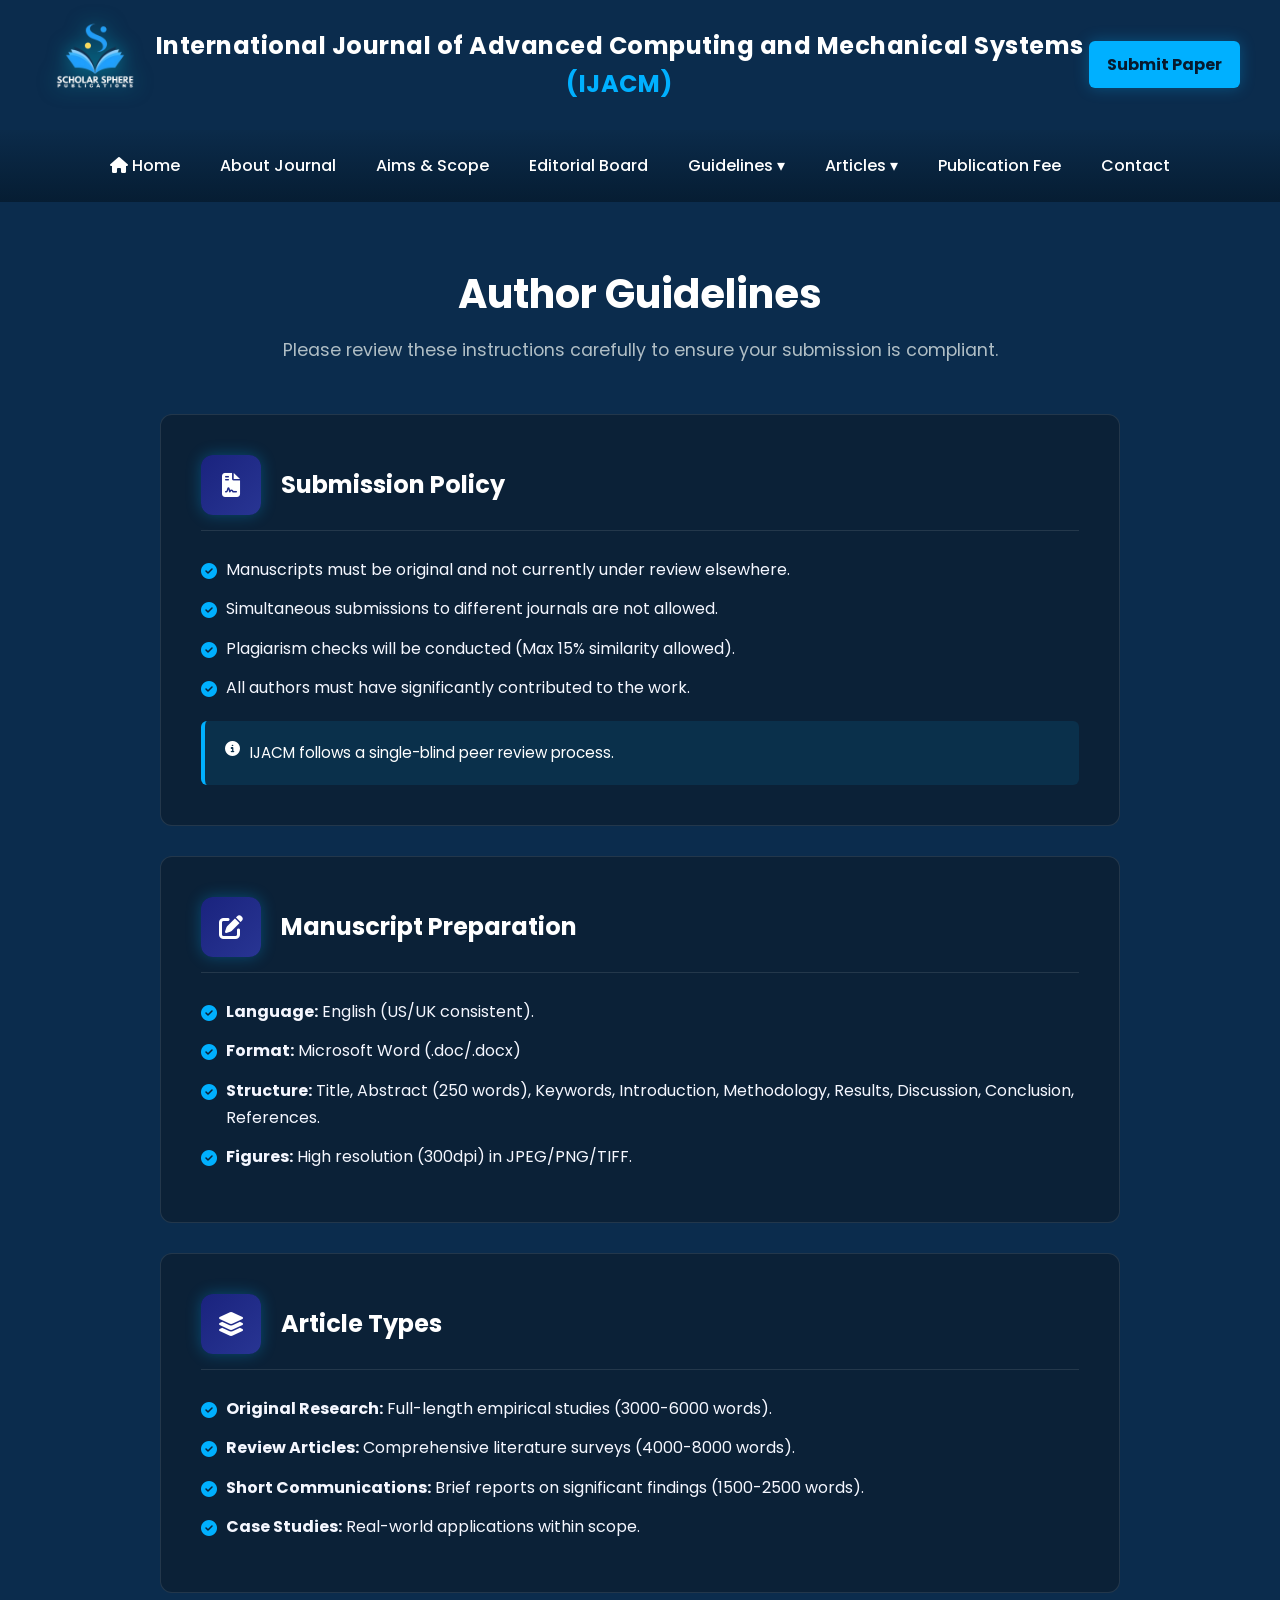
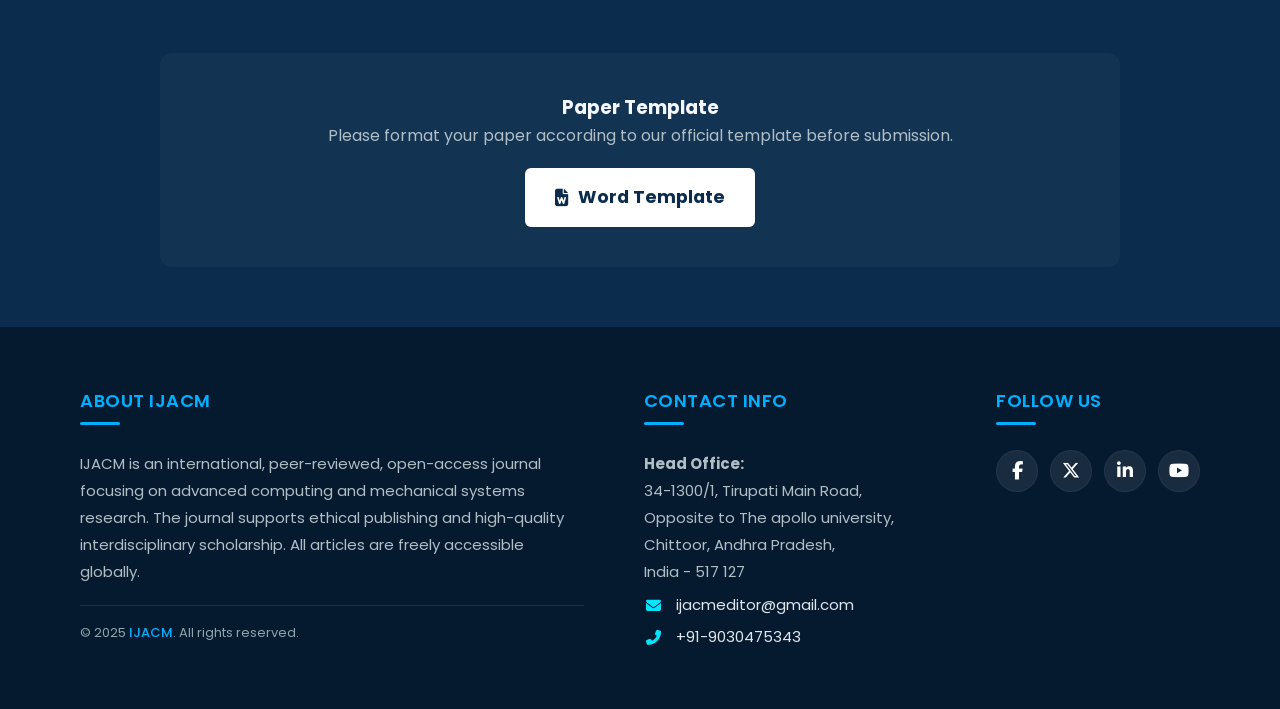
<file: pages/author-guidelines.html>
<!DOCTYPE html>
<html lang="en">

<head>
  <meta charset="UTF-8">
  <meta name="viewport" content="width=device-width, initial-scale=1.0">
  <title>Submit Paper & Guidelines - IJACM</title>
  <meta name="keywords"
    content="advanced computing, mechanical systems, engineering research, open access journal, peer reviewed, IJACM">
  <meta name="description"
    content="Submit your research to IJACM. Read our author guidelines for publishing engineering research papers and technical manuscripts.">
  <link rel="stylesheet" href="https://cdnjs.cloudflare.com/ajax/libs/font-awesome/6.5.1/css/all.min.css">
  <style>
    /* ================= GLOBAL STYLES ================= */
    @import url('https://fonts.googleapis.com/css2?family=Poppins:wght@300;400;500;600;700;800&display=swap');

    :root {
      --primary: #1a237e;
      --secondary: #00b0ff;
      --accent: #ff4081;
      --accent-yellow: #ffc107;
      --bg-dark: #0b2c4d;
      --bg-darker: #061a2f;
      --text-light: #f5f7ff;
      --text-muted: #b0bec5;
      --white: #ffffff;
      --gradient-primary: linear-gradient(135deg, #1a237e 0%, #283593 100%);
      --gradient-secondary: linear-gradient(135deg, #00b0ff 0%, #2979ff 100%);
      --gradient-dark: linear-gradient(135deg, #0b2c4d 0%, #0d1b2a 100%);
      --radius-sm: 6px;
      --radius-md: 12px;
      --shadow-sm: 0 4px 6px rgba(0, 0, 0, 0.1);
      --shadow-md: 0 10px 30px rgba(0, 0, 0, 0.2);
      --shadow-glow: 0 0 15px rgba(0, 176, 255, 0.3);
      --transition-fast: 0.2s ease;
      --transition-normal: 0.3s ease;
    }

    * {
      box-sizing: border-box;
      margin: 0;
      padding: 0;
    }

    body {
      font-family: 'Poppins', sans-serif;
      background: var(--bg-dark);
      color: var(--text-light);
      line-height: 1.6;
      overflow-x: hidden;
    }

    a {
      text-decoration: none;
      color: inherit;
      transition: var(--transition-fast);
    }

    ul {
      list-style: none;
    }

    main {
      padding: 20px;
      min-height: 420px;
    }

    /* ================= PAGE SPECIFIC STYLES ================= */
    /* Guidelines Page Specifics */
    .guidelines-wrapper {
      max-width: 1000px;
      margin: 40px auto;
      padding: 0 20px;
    }

    .page-title-center {
      text-align: center;
      margin-bottom: 50px;
    }

    .page-title-center h2 {
      font-size: 2.5rem;
      color: var(--white);
      margin-bottom: 10px;
    }

    .page-title-center p {
      color: var(--text-muted);
      font-size: 1.1rem;
    }

    /* Process Steps / Cards */
    .guideline-section {
      background: rgba(13, 27, 42, 0.6);
      border: 1px solid rgba(255, 255, 255, 0.1);
      border-radius: var(--radius-md);
      padding: 40px;
      margin-bottom: 30px;
      position: relative;
      overflow: hidden;
      transition: transform 0.3s ease, box-shadow 0.3s ease;
    }

    .guideline-section:hover {
      transform: translateY(-5px);
      box-shadow: var(--shadow-md);
      background: rgba(13, 27, 42, 0.8);
    }

    .guideline-header {
      display: flex;
      align-items: center;
      gap: 20px;
      margin-bottom: 25px;
      border-bottom: 1px solid rgba(255, 255, 255, 0.1);
      padding-bottom: 15px;
    }

    .section-icon {
      width: 60px;
      height: 60px;
      background: var(--gradient-primary);
      border-radius: 12px;
      display: flex;
      align-items: center;
      justify-content: center;
      font-size: 1.5rem;
      color: var(--white);
      box-shadow: var(--shadow-glow);
    }

    .guideline-header h3 {
      font-size: 1.5rem;
      color: var(--white);
      margin: 0;
    }

    .guideline-content ul {
      list-style: none;
      padding: 0;
    }

    .guideline-content li {
      position: relative;
      padding-left: 25px;
      margin-bottom: 12px;
      color: var(--text-light);
      font-size: 1rem;
      line-height: 1.7;
    }

    .guideline-content li::before {
      content: '\f058';
      font-family: 'Font Awesome 6 Free';
      font-weight: 900;
      position: absolute;
      left: 0;
      color: var(--secondary);
      font-size: 1rem;
      top: 2px;
    }

    /* Highlight Box */
    .highlight-box {
      background: rgba(0, 176, 255, 0.1);
      border-left: 4px solid var(--secondary);
      padding: 20px;
      border-radius: var(--radius-sm);
      margin-top: 20px;
    }

    .highlight-box p {
      margin: 0;
      color: var(--white);
      font-size: 0.95rem;
      display: flex;
      gap: 10px;
    }

    .download-section {
      text-align: center;
      margin-top: 60px;
      padding: 40px;
      background: rgba(255, 255, 255, 0.03);
      border-radius: var(--radius-md);
    }

    .template-btn {
      display: inline-flex;
      align-items: center;
      gap: 10px;
      background: var(--white);
      color: var(--bg-dark);
      padding: 15px 30px;
      border-radius: var(--radius-sm);
      font-weight: 700;
      font-size: 1.1rem;
      margin-top: 20px;
      transition: var(--transition-normal);
    }

    .template-btn:hover {
      background: var(--secondary);
      color: var(--white);
      transform: translateY(-3px);
      box-shadow: var(--shadow-glow);
    }

    @media (max-width: 768px) {
      .guideline-header {
        flex-direction: column;
        text-align: center;
        align-items: center;
      }
    }
  </style>
</head>

<body>

  <div id="header-placeholder"></div>
  <div id="navbar-placeholder"></div>

  <main>
    <div class="guidelines-wrapper">

      <div class="page-title-center">
        <h2>Author Guidelines</h2>
        <p>Please review these instructions carefully to ensure your submission is compliant.</p>
      </div>

      <!-- Section 1: Submission Policy -->
      <div class="guideline-section">
        <div class="guideline-header">
          <div class="section-icon"><i class="fas fa-file-contract"></i></div>
          <h3>Submission Policy</h3>
        </div>
        <div class="guideline-content">
          <ul>
            <li>Manuscripts must be original and not currently under review elsewhere.</li>
            <li>Simultaneous submissions to different journals are not allowed.</li>
            <li>Plagiarism checks will be conducted (Max 15% similarity allowed).</li>
            <li>All authors must have significantly contributed to the work.</li>
          </ul>
          <div class="highlight-box">
            <p><i class="fas fa-info-circle"></i> IJACM follows a single-blind peer review process.</p>
          </div>
        </div>
      </div>

      <!-- Section 2: Manuscript Format -->
      <div class="guideline-section">
        <div class="guideline-header">
          <div class="section-icon"><i class="fas fa-edit"></i></div>
          <h3>Manuscript Preparation</h3>
        </div>
        <div class="guideline-content">
          <ul>
            <li><strong>Language:</strong> English (US/UK consistent).</li>
            <li><strong>Format:</strong> Microsoft Word (.doc/.docx) </li>
            <li><strong>Structure:</strong> Title, Abstract (250 words), Keywords, Introduction, Methodology, Results,
              Discussion, Conclusion, References.</li>
            <li><strong>Figures:</strong> High resolution (300dpi) in JPEG/PNG/TIFF.</li>
          </ul>
        </div>
      </div>

      <!-- Section 3: Article Types -->
      <div class="guideline-section">
        <div class="guideline-header">
          <div class="section-icon"><i class="fas fa-layer-group"></i></div>
          <h3>Article Types</h3>
        </div>
        <div class="guideline-content">
          <ul>
            <li><strong>Original Research:</strong> Full-length empirical studies (3000-6000 words).</li>
            <li><strong>Review Articles:</strong> Comprehensive literature surveys (4000-8000 words).</li>
            <li><strong>Short Communications:</strong> Brief reports on significant findings (1500-2500 words).</li>
            <li><strong>Case Studies:</strong> Real-world applications within scope.</li>
          </ul>
        </div>
      </div>

      <!-- Template Download -->
      <div class="download-section">
        <h3>Paper Template</h3>
        <p style="color: var(--text-muted);">Please format your paper according to our official template before
          submission.</p>
        <a href="../assets/editors/IJACM_Paper_Template_A4_Word.docx" class="template-btn" target="_blank">
          <i class="fas fa-file-word"></i> Word Template
        </a>
      </div>

    </div>
  </main>

  <div id="footer-placeholder"></div>
  <script src="../script.js"></script>
</body>

</html>
</file>
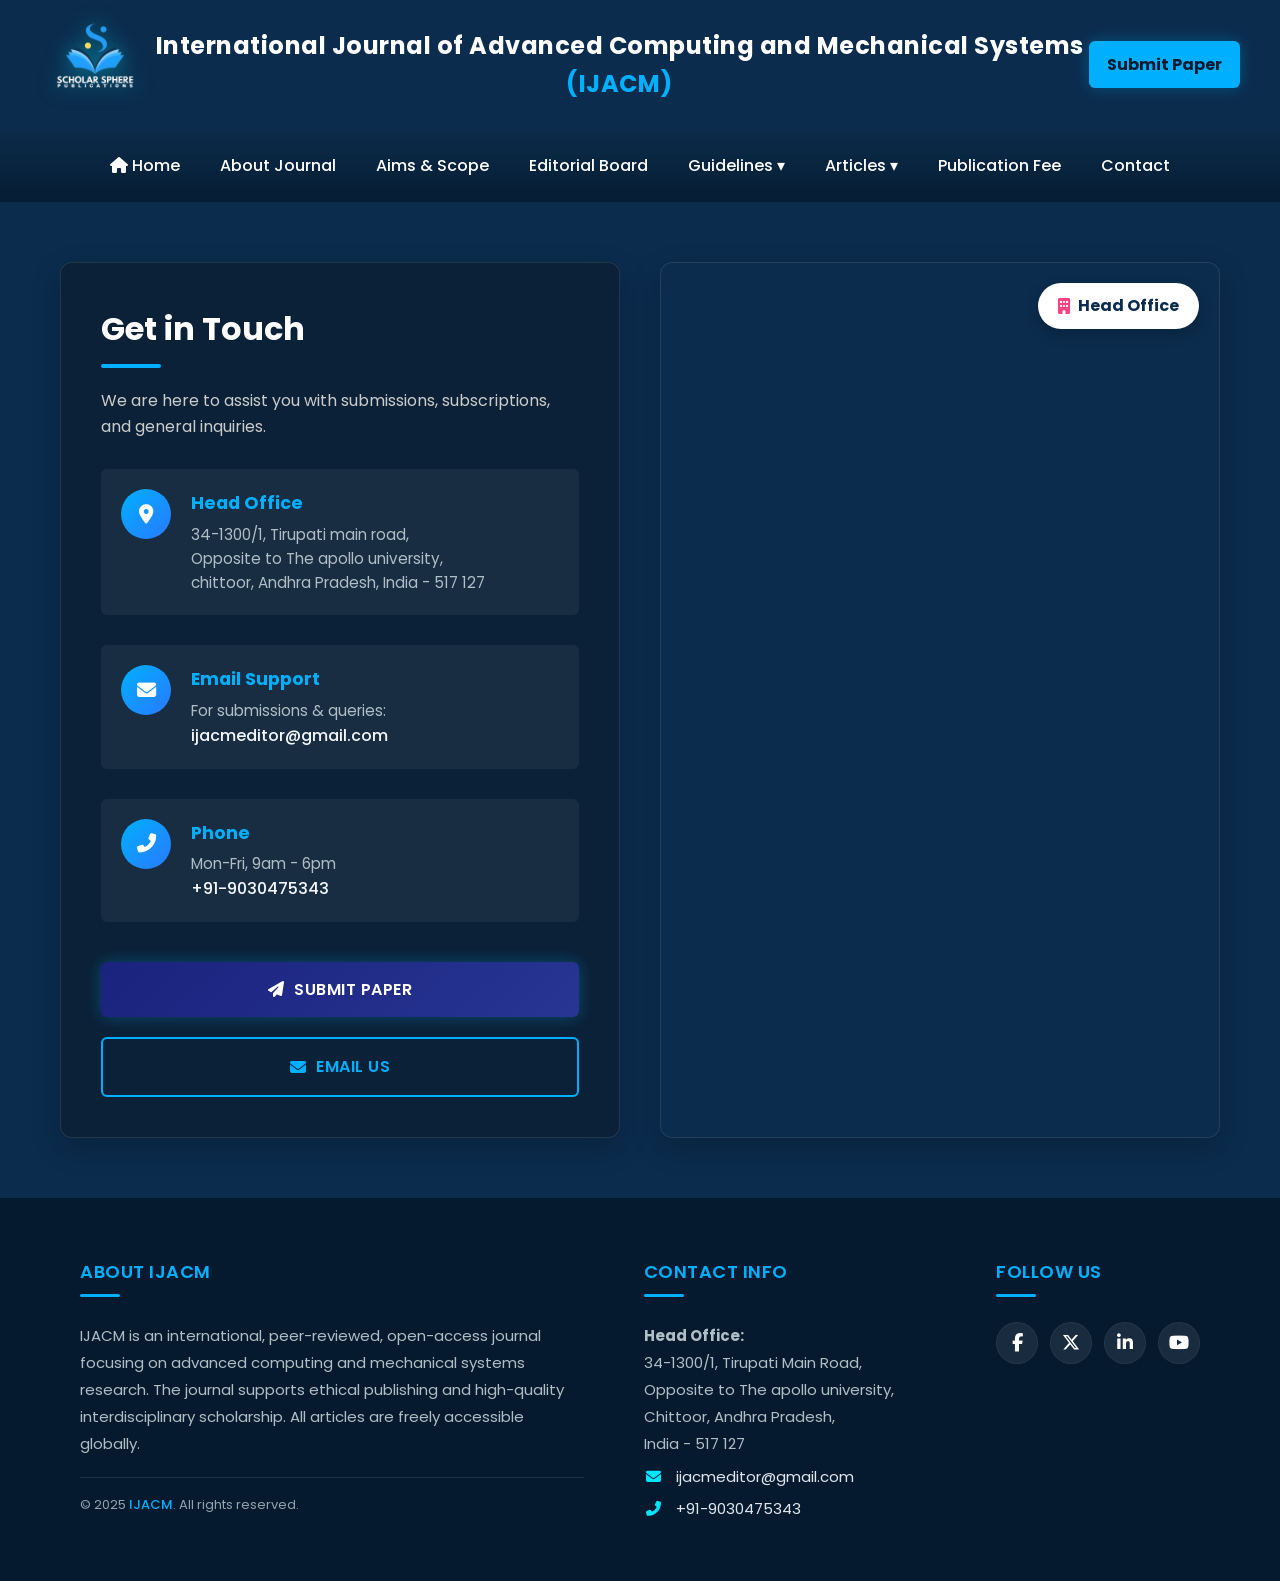
<file: pages/contact.html>
<!DOCTYPE html>
<html lang="en">

<head>
  <meta charset="UTF-8">
  <meta name="viewport" content="width=device-width, initial-scale=1.0">
  <title>Contact Us - IJACM</title>
  <meta name="keywords"
    content="advanced computing, mechanical systems, engineering research, open access journal, peer reviewed, IJACM">
  <meta name="description"
    content="Contact IJACM editorial office for inquiries regarding submission, fees, or special issues.">
  <link rel="stylesheet" href="https://cdnjs.cloudflare.com/ajax/libs/font-awesome/6.5.1/css/all.min.css">
  <style>
    /* ================= GLOBAL STYLES ================= */
    @import url('https://fonts.googleapis.com/css2?family=Poppins:wght@300;400;500;600;700;800&display=swap');

    :root {
      --primary: #1a237e;
      --secondary: #00b0ff;
      --accent: #ff4081;
      --accent-yellow: #ffc107;
      --bg-dark: #0b2c4d;
      --bg-darker: #061a2f;
      --text-light: #f5f7ff;
      --text-muted: #b0bec5;
      --white: #ffffff;
      --gradient-primary: linear-gradient(135deg, #1a237e 0%, #283593 100%);
      --gradient-secondary: linear-gradient(135deg, #00b0ff 0%, #2979ff 100%);
      --gradient-dark: linear-gradient(135deg, #0b2c4d 0%, #0d1b2a 100%);
      --radius-sm: 6px;
      --radius-md: 12px;
      --shadow-sm: 0 4px 6px rgba(0, 0, 0, 0.1);
      --shadow-md: 0 10px 30px rgba(0, 0, 0, 0.2);
      --shadow-glow: 0 0 15px rgba(0, 176, 255, 0.3);
      --transition-fast: 0.2s ease;
      --transition-normal: 0.3s ease;
    }

    * {
      box-sizing: border-box;
      margin: 0;
      padding: 0;
    }

    body {
      font-family: 'Poppins', sans-serif;
      background: var(--bg-dark);
      color: var(--text-light);
      line-height: 1.6;
      overflow-x: hidden;
    }

    a {
      text-decoration: none;
      color: inherit;
      transition: var(--transition-fast);
    }

    ul {
      list-style: none;
    }

    main {
      padding: 20px;
      min-height: 420px;
    }

    /* ================= PAGE SPECIFIC STYLES ================= */
    /* Contact Page Specific Styles */
    .contact-wrapper {
      display: grid;
      grid-template-columns: 1fr 1fr;
      gap: 40px;
      max-width: 1200px;
      margin: 40px auto;
      padding: 0 20px;
      align-items: stretch;
    }

    /* Left Side: Contact Info */
    .contact-details {
      background: rgba(13, 27, 42, 0.6);
      backdrop-filter: blur(10px);
      padding: 40px;
      border-radius: var(--radius-md);
      border: 1px solid rgba(255, 255, 255, 0.1);
      box-shadow: var(--shadow-md);
    }

    .contact-details h2 {
      font-size: 2rem;
      color: var(--white);
      margin-bottom: 20px;
      position: relative;
    }

    .contact-details h2::after {
      content: '';
      display: block;
      width: 60px;
      height: 4px;
      background: var(--secondary);
      margin-top: 10px;
      border-radius: 2px;
    }

    .info-card {
      display: flex;
      align-items: flex-start;
      gap: 20px;
      margin-bottom: 30px;
      padding: 20px;
      background: rgba(255, 255, 255, 0.05);
      border-radius: var(--radius-sm);
      transition: var(--transition-normal);
    }

    .info-card:hover {
      background: rgba(255, 255, 255, 0.1);
      transform: translateX(5px);
    }

    .info-icon {
      width: 50px;
      height: 50px;
      background: var(--gradient-secondary);
      border-radius: 50%;
      display: flex;
      align-items: center;
      justify-content: center;
      font-size: 1.2rem;
      color: var(--white);
      flex-shrink: 0;
    }

    .info-text h3 {
      font-size: 1.1rem;
      color: var(--secondary);
      margin-bottom: 5px;
    }

    .info-text p {
      color: var(--text-muted);
      font-size: 0.95rem;
      line-height: 1.6;
      margin: 0;
    }

    .info-text a {
      color: var(--text-light);
      font-weight: 500;
    }

    .info-text a:hover {
      color: var(--secondary);
      text-decoration: underline;
    }

    /* CTAs */
    .contact-actions {
      display: flex;
      gap: 20px;
      margin-top: 40px;
    }

    .action-btn {
      flex: 1;
      text-align: center;
      padding: 15px;
      border-radius: var(--radius-sm);
      font-weight: 600;
      text-transform: uppercase;
      letter-spacing: 0.5px;
      color: var(--white);
      transition: var(--transition-normal);
      display: flex;
      align-items: center;
      justify-content: center;
      gap: 10px;
    }

    .btn-call {
      background: transparent;
      border: 2px solid var(--secondary);
      color: var(--secondary);
    }

    .btn-call:hover {
      background: var(--secondary);
      color: var(--bg-dark);
    }

    .btn-email {
      background: var(--gradient-primary);
      border: none;
      box-shadow: var(--shadow-glow);
    }

    .btn-email:hover {
      transform: translateY(-2px);
      box-shadow: 0 5px 20px rgba(26, 35, 126, 0.4);
    }

    /* Right Side: Map */
    .map-container {
      border-radius: var(--radius-md);
      overflow: hidden;
      position: relative;
      min-height: 500px;
      box-shadow: var(--shadow-md);
      border: 1px solid rgba(255, 255, 255, 0.1);
    }

    .map-container iframe {
      width: 100%;
      height: 100%;
      border: 0;
    }

    .head-office-badge {
      position: absolute;
      top: 20px;
      right: 20px;
      background: var(--white);
      color: var(--bg-dark);
      padding: 10px 20px;
      border-radius: 30px;
      font-weight: 700;
      box-shadow: 0 5px 15px rgba(0, 0, 0, 0.2);
      display: flex;
      align-items: center;
      gap: 8px;
      z-index: 10;
    }

    .head-office-badge i {
      color: var(--accent);
    }

    /* Responsive */
    @media (max-width: 900px) {
      .contact-wrapper {
        grid-template-columns: 1fr;
      }

      .map-container {
        min-height: 400px;
        order: 2;
        /* Map below on mobile */
      }

      .contact-details {
        order: 1;
      }
    }
  </style>
</head>

<body>

  <div id="header-placeholder"></div>
  <div id="navbar-placeholder"></div>

  <main>
    <div class="contact-wrapper">
      <!-- Left: Contact Details -->
      <div class="contact-details">
        <h2>Get in Touch</h2>
        <p style="color: #ccc; margin-bottom: 30px;">
          We are here to assist you with submissions, subscriptions, and general inquiries.
        </p>

        <div class="info-card">
          <div class="info-icon"><i class="fas fa-map-marker-alt"></i></div>
          <div class="info-text">
            <h3>Head Office</h3>
            <p>34-1300/1, Tirupati main road,<br> Opposite to The apollo university, <br>chittoor, Andhra Pradesh, India - 517 127</p>
          </div>
        </div>

        <div class="info-card">
          <div class="info-icon"><i class="fas fa-envelope"></i></div>
          <div class="info-text">
            <h3>Email Support</h3>
            <p>For submissions & queries:</p>
            <a href="mailto:ijacmeditor@gmail.com">ijacmeditor@gmail.com</a>
          </div>
        </div>

        <div class="info-card">
          <div class="info-icon"><i class="fas fa-phone-alt"></i></div>
          <div class="info-text">
            <h3>Phone</h3>
            <p>Mon-Fri, 9am - 6pm</p>
            <a href="tel:+919030475343">+91-9030475343</a>
          </div>
        </div>

        <div class="contact-actions" style="flex-direction: column;">
          <a href="submit.html" class="action-btn btn-email"><i class="fas fa-paper-plane"></i> Submit Paper</a>
          <a href="mailto:ijacmeditor@gmail.com" class="action-btn btn-call"><i class="fas fa-envelope"></i> Email Us</a>
        </div>
      </div>

      <!-- Right: Map -->
      <div class="map-container">
        <div class="head-office-badge">
          <i class="fas fa-building"></i> Head Office
        </div>
        <iframe src="https://www.google.com/maps/embed?pb=!1m18!1m12!1m3!1d3883.5816610809625!2d79.11093248885496!3d13.251549800000003!2m3!1f0!2f0!3f0!3m2!1i1024!2i768!4f13.1!3m3!1m2!1s0x3bad533a674c541b%3A0x7795ac998918b427!2sApollo%20University!5e0!3m2!1sen!2sin!4v1767715207703!5m2!1sen!2sin" width="600" height="450" style="border:0;" allowfullscreen="" loading="lazy" referrerpolicy="no-referrer-when-downgrade"></iframe>
      </div>
    </div>
  </main>

  <div id="footer-placeholder"></div>
  <script src="../script.js"></script>
</body>

</html>
</file>
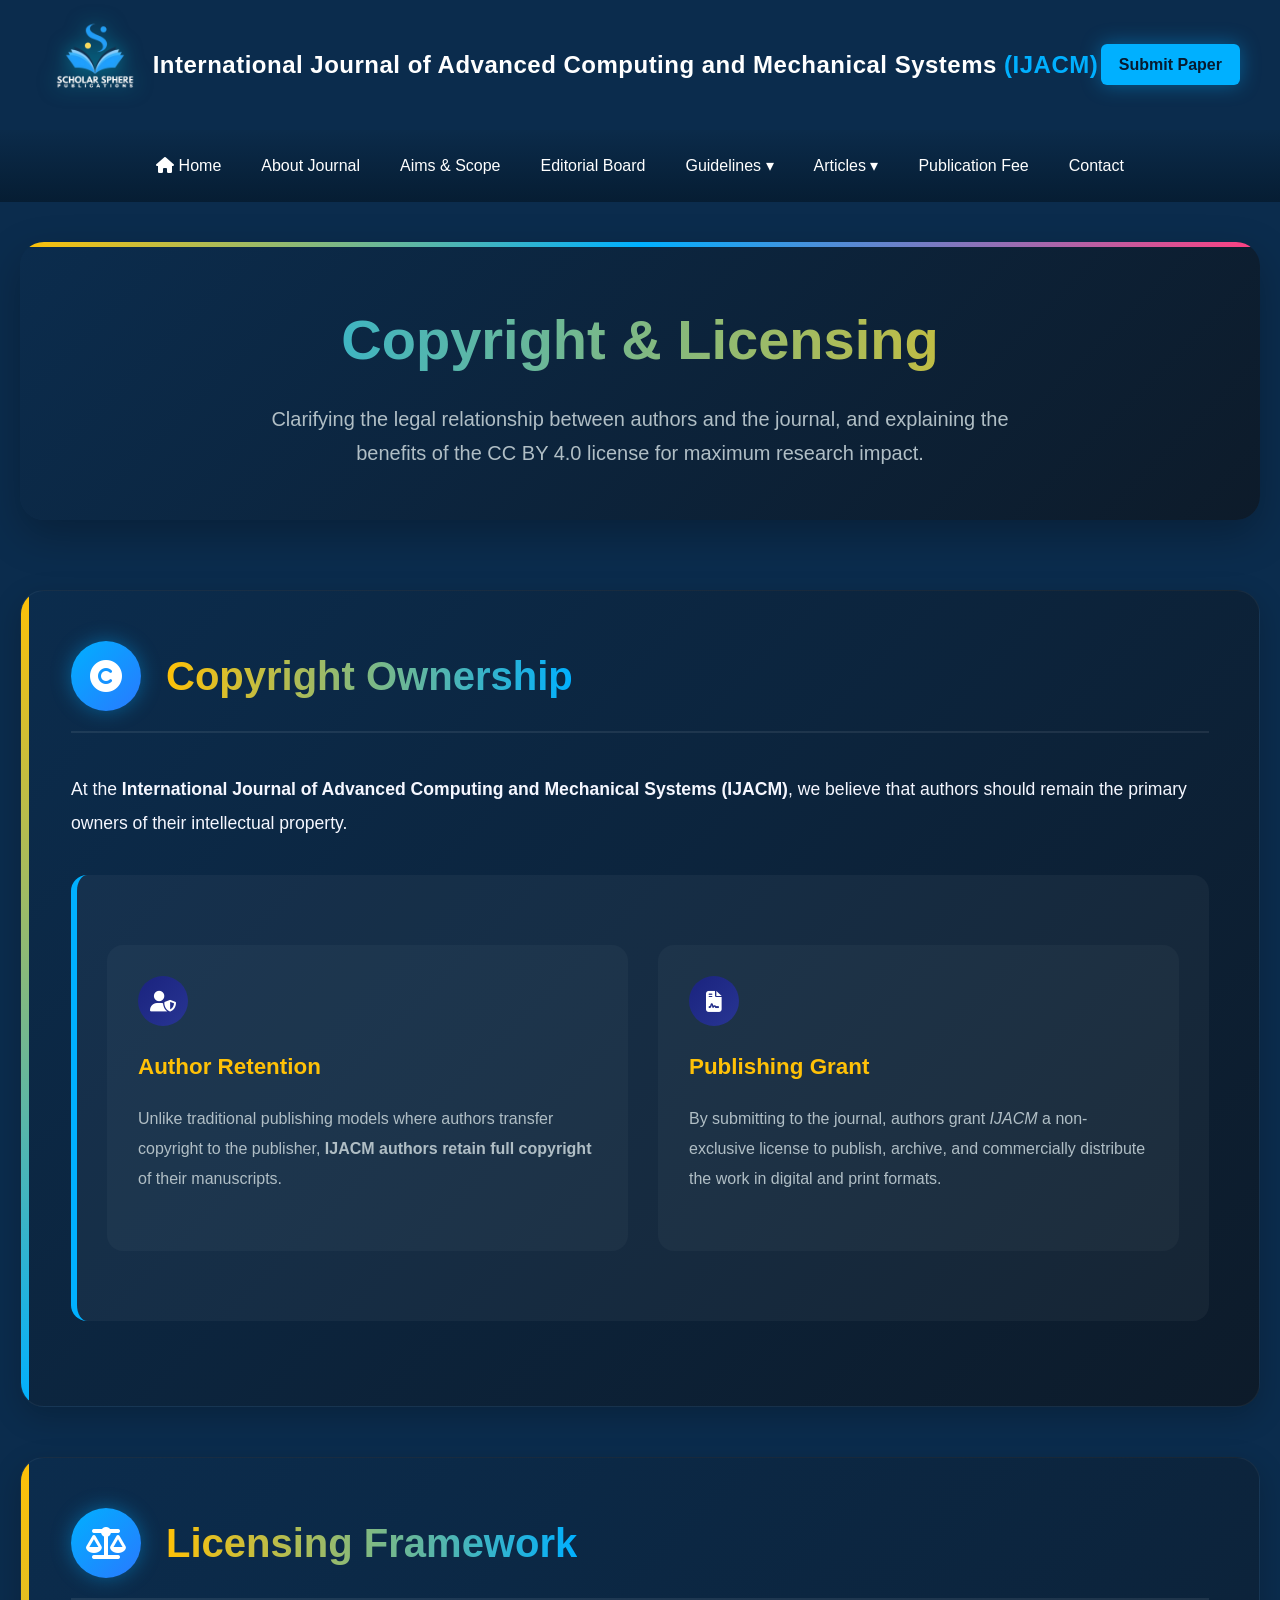
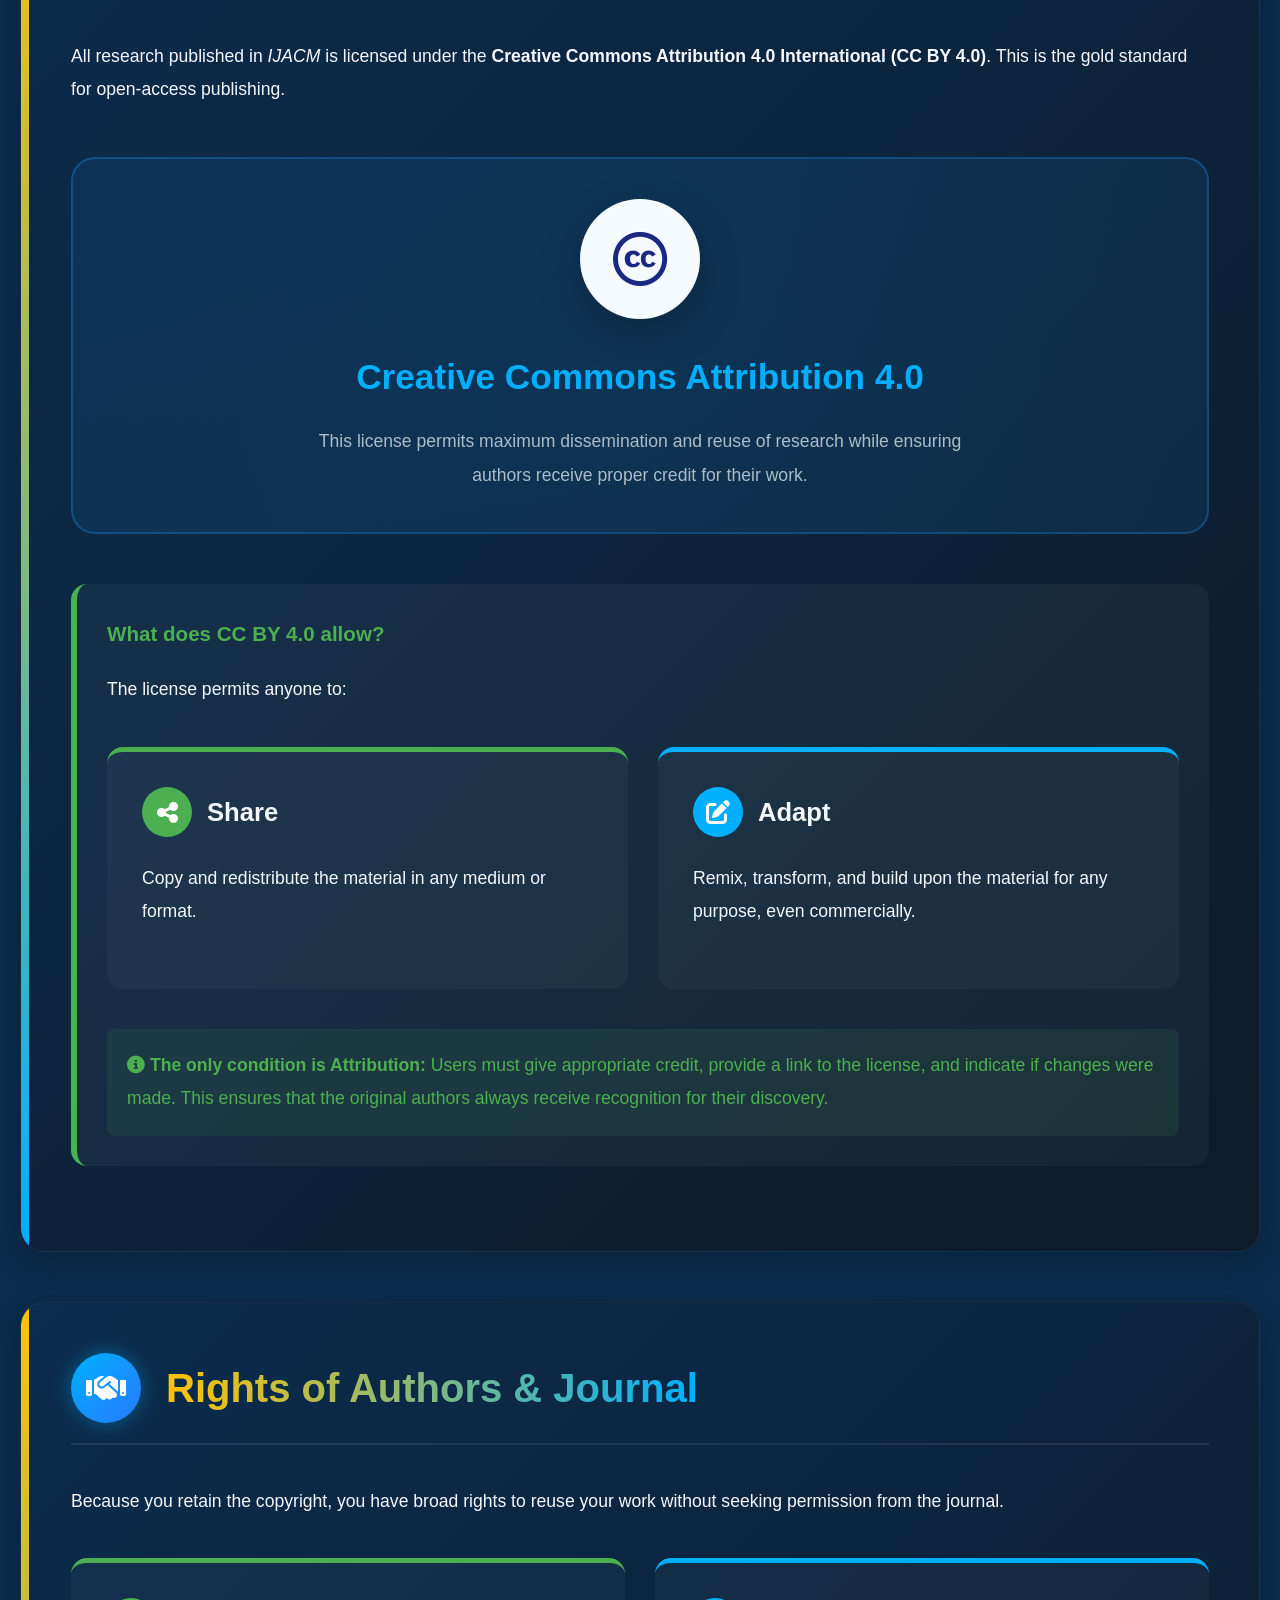
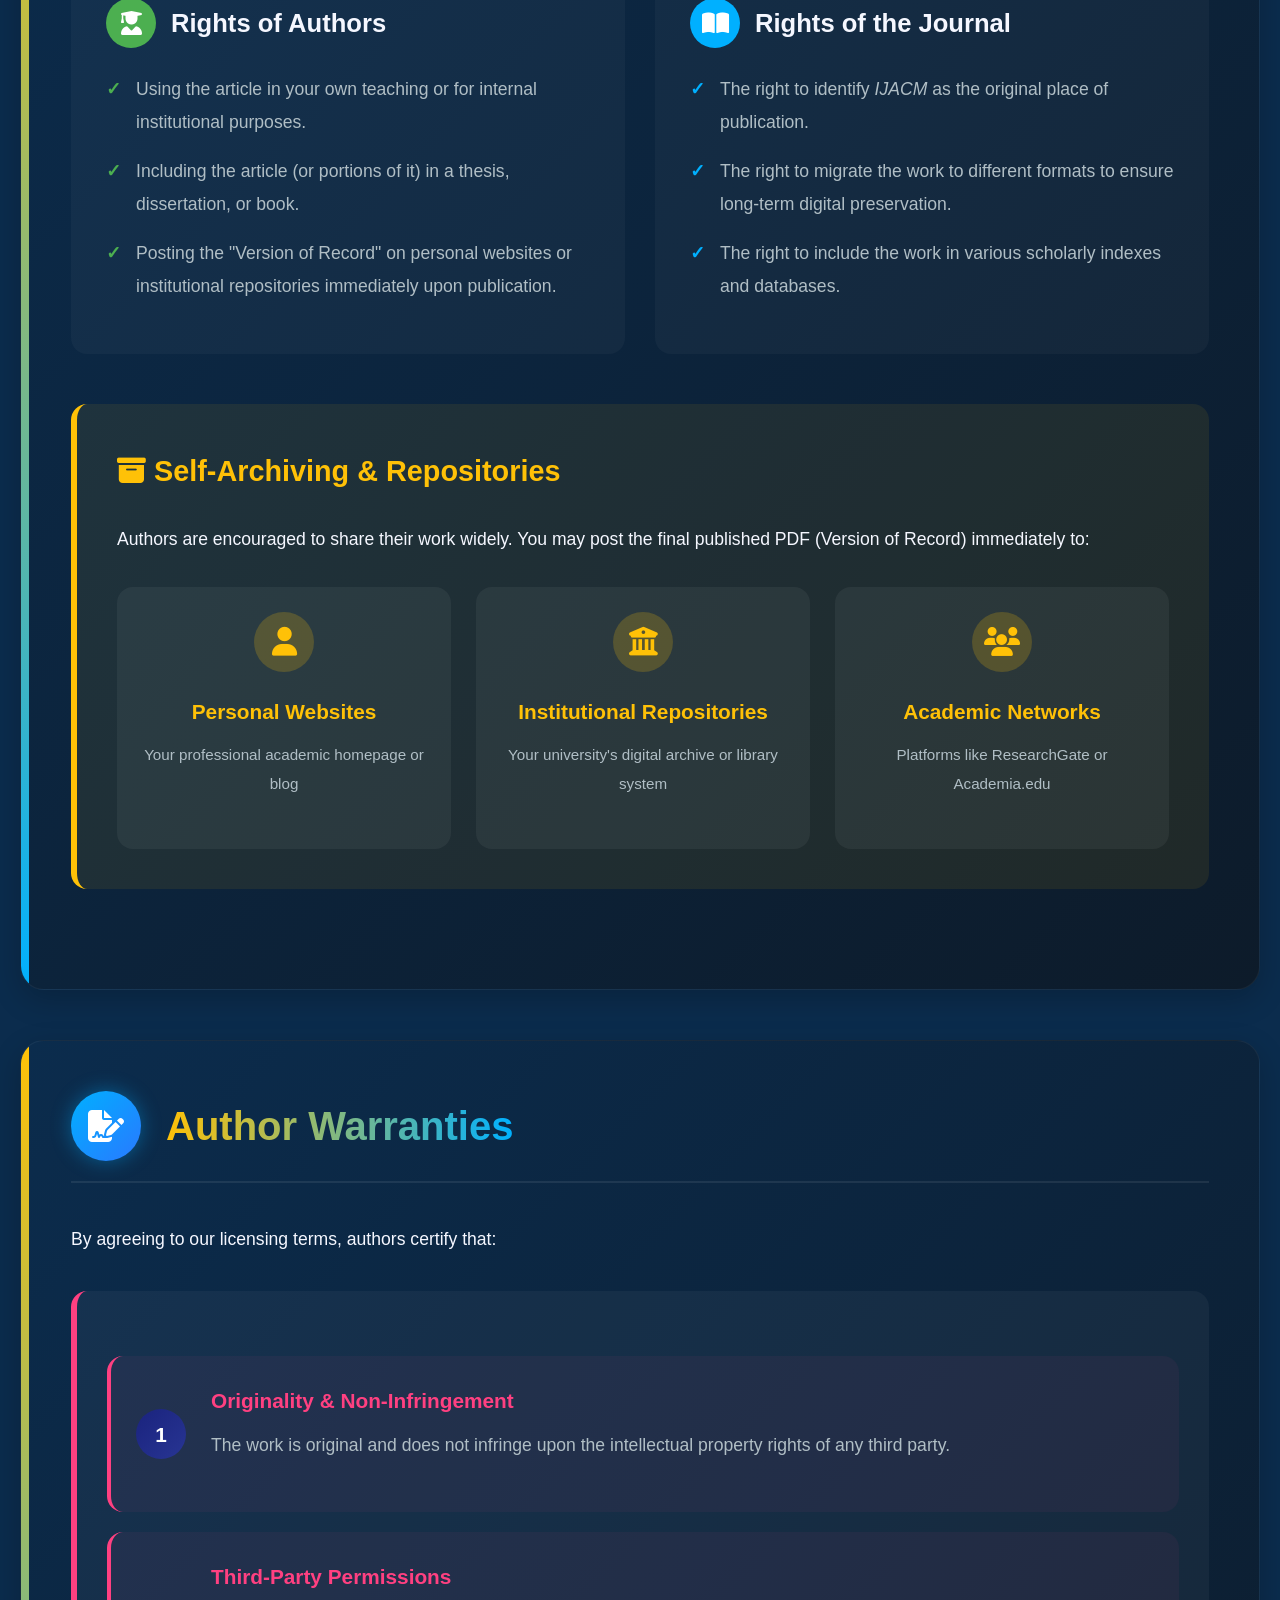
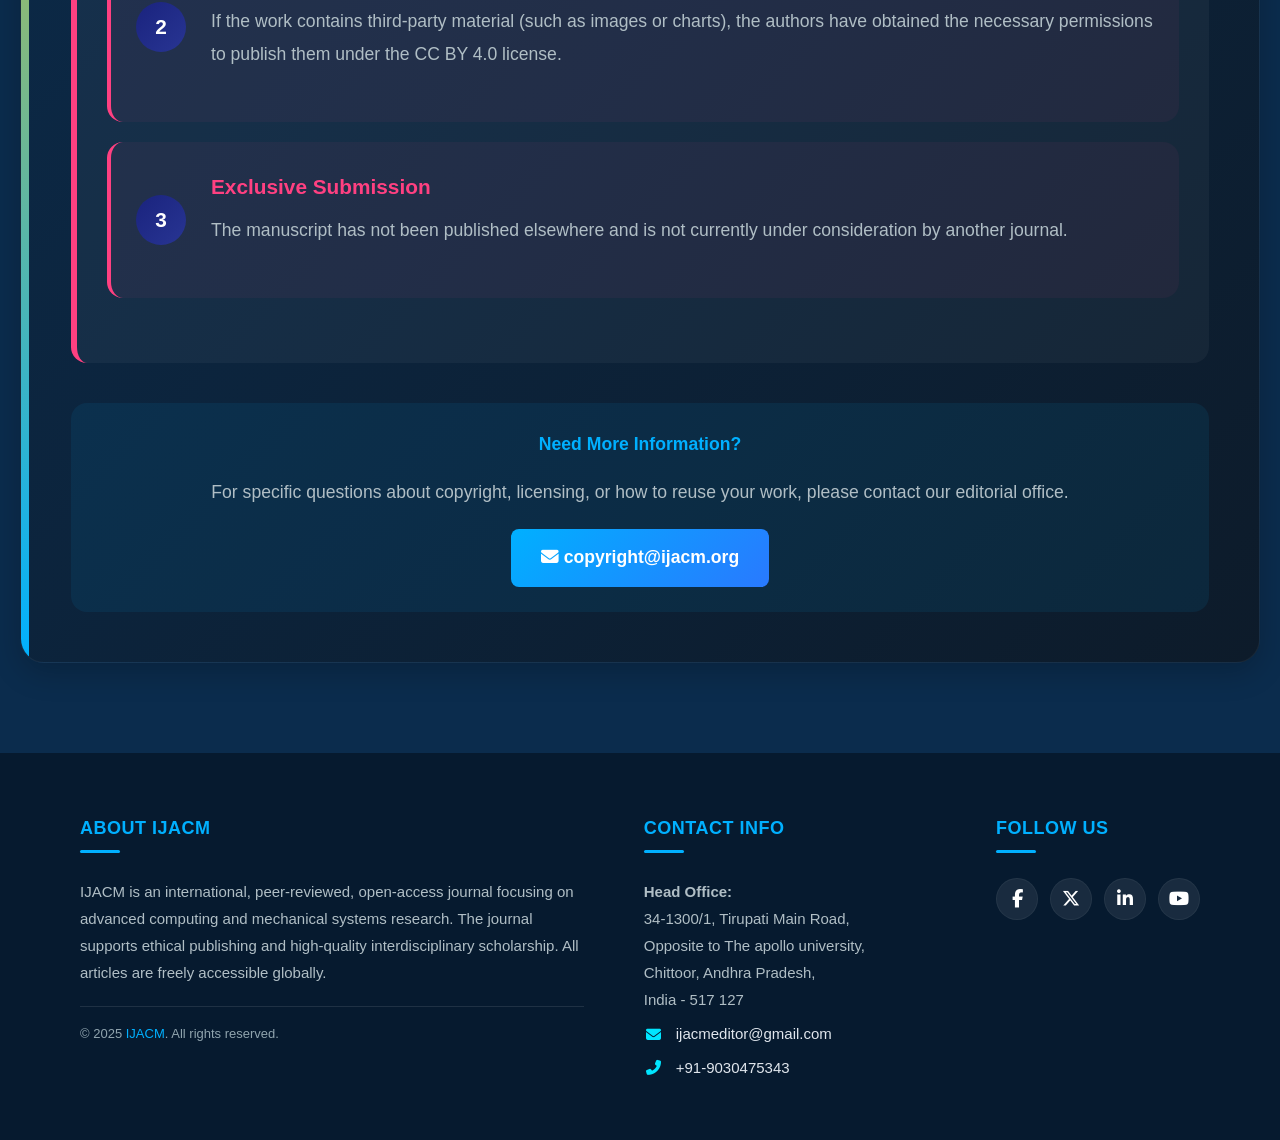
<file: pages/copyright.html>
<!DOCTYPE html>
<html lang="en">

<head>
  <meta charset="UTF-8">
  <meta name="viewport" content="width=device-width, initial-scale=1.0">
  <title>Copyright - IJACM</title>
    <meta name="keywords" content="International Journal of Advanced Computing and Mechanical Systems, IJACM journal, advanced computing research, mechanical systems engineering, peer-reviewed engineering journal, open access engineering journal, computational mechanics, mechatronics research, engineering publication, scientific research journal, computational fluid dynamics, finite element analysis, robotics and automation, artificial intelligence in engineering, machine learning applications, smart manufacturing, IoT in mechanical systems, cyber-physical systems, digital twin technology, additive manufacturing research, predictive maintenance, industrial automation, control systems engineering, thermal analysis, structural dynamics">
    <meta name="description" content="Read Copyright at International Journal of Advanced Computing and Mechanical Systems. Open access engineering methodology and research.">
  <link rel="stylesheet" href="https://cdnjs.cloudflare.com/ajax/libs/font-awesome/6.5.1/css/all.min.css">
  <style>
    /* ================= ROOT & RESET ================= */
    :root {
      --primary: #1a237e;
      --secondary: #00b0ff;
      --accent: #ff4081;
      --accent-yellow: #ffc107;
      --success: #4caf50;
      --bg-dark: #0b2c4d;
      --bg-darker: #061a2f;
      --text-light: #f5f7ff;
      --text-muted: #b0bec5;
      --white: #ffffff;
      --gradient-primary: linear-gradient(135deg, #1a237e 0%, #283593 100%);
      --gradient-secondary: linear-gradient(135deg, #00b0ff 0%, #2979ff 100%);
      --gradient-dark: linear-gradient(135deg, #0b2c4d 0%, #0d1b2a 100%);
      --radius-sm: 8px;
      --radius-md: 16px;
      --radius-lg: 24px;
      --shadow-sm: 0 4px 12px rgba(0, 0, 0, 0.1);
      --shadow-md: 0 10px 30px rgba(0, 0, 0, 0.2);
      --shadow-lg: 0 15px 40px rgba(0, 0, 0, 0.25);
      --shadow-glow: 0 0 20px rgba(0, 176, 255, 0.4);
      --transition-fast: 0.25s ease;
      --transition-normal: 0.4s ease;
      --transition-slow: 0.6s ease;
    }

    * {
      margin: 0;
      padding: 0;
      box-sizing: border-box;
    }

    html {
      scroll-behavior: smooth;
    }

    body {
      font-family: 'Segoe UI', Tahoma, Geneva, Verdana, sans-serif;
      background: var(--bg-dark);
      color: var(--text-light);
      line-height: 1.7;
      overflow-x: hidden;
      min-height: 100vh;
    }

    a {
      text-decoration: none;
      color: inherit;
      transition: var(--transition-fast);
    }

    main {
      max-width: 1300px;
      margin: 0 auto;
      padding: 40px 20px;
    }

    /* ================= HEADER ================= */
    .page-header {
      text-align: center;
      margin-bottom: 70px;
      padding: 50px 30px;
      background: var(--gradient-dark);
      border-radius: var(--radius-lg);
      box-shadow: var(--shadow-lg);
      position: relative;
      overflow: hidden;
    }

    .page-header::before {
      content: '';
      position: absolute;
      top: 0;
      left: 0;
      width: 100%;
      height: 5px;
      background: linear-gradient(90deg, var(--accent-yellow), var(--secondary), var(--accent));
      animation: slideInHeader 1s ease-out;
    }

    @keyframes slideInHeader {
      from {
        transform: translateX(-100%);
      }

      to {
        transform: translateX(0);
      }
    }

    .page-title {
      font-size: 3.5rem;
      font-weight: 800;
      margin-bottom: 15px;
      background: linear-gradient(90deg, var(--secondary), var(--accent-yellow));
      -webkit-background-clip: text;
      -webkit-text-fill-color: transparent;
      background-clip: text;
      animation: fadeInUp 0.8s ease 0.2s both;
    }

    .page-subtitle {
      font-size: 1.25rem;
      color: var(--text-muted);
      max-width: 800px;
      margin: 0 auto;
      animation: fadeInUp 0.8s ease 0.4s both;
    }

    /* ================= SECTION STYLES ================= */
    .policy-section {
      background: var(--gradient-dark);
      border-radius: var(--radius-lg);
      margin-bottom: 50px;
      padding: 50px;
      box-shadow: var(--shadow-md);
      border: 1px solid rgba(255, 255, 255, 0.05);
      position: relative;
      overflow: hidden;
      opacity: 0;
      transform: translateY(40px);
      transition: opacity var(--transition-slow), transform var(--transition-slow), box-shadow var(--transition-normal);
    }

    .policy-section.visible {
      opacity: 1;
      transform: translateY(0);
    }

    .policy-section:hover {
      box-shadow: var(--shadow-lg);
      border-color: rgba(0, 176, 255, 0.15);
    }

    .policy-section::before {
      content: '';
      position: absolute;
      top: 0;
      left: 0;
      width: 8px;
      height: 100%;
      background: linear-gradient(to bottom, var(--accent-yellow), var(--secondary));
    }

    .section-header {
      display: flex;
      align-items: center;
      margin-bottom: 40px;
      padding-bottom: 20px;
      border-bottom: 2px solid rgba(255, 255, 255, 0.08);
    }

    .section-icon {
      width: 70px;
      height: 70px;
      background: var(--gradient-secondary);
      border-radius: 50%;
      display: flex;
      align-items: center;
      justify-content: center;
      margin-right: 25px;
      font-size: 2rem;
      color: var(--white);
      flex-shrink: 0;
      box-shadow: var(--shadow-glow);
      transition: var(--transition-normal);
    }

    .policy-section:hover .section-icon {
      transform: rotate(15deg) scale(1.05);
    }

    .section-title {
      font-size: 2.5rem;
      font-weight: 700;
      color: var(--accent-yellow);
      background: linear-gradient(90deg, var(--accent-yellow), var(--secondary));
      -webkit-background-clip: text;
      -webkit-text-fill-color: transparent;
      background-clip: text;
    }

    .section-content {
      font-size: 1.1rem;
      line-height: 1.9;
      color: var(--text-light);
    }

    .section-content p {
      margin-bottom: 25px;
    }

    /* ================= HIGHLIGHT BOXES ================= */
    .highlight-box {
      background: rgba(255, 255, 255, 0.04);
      border-radius: var(--radius-md);
      padding: 30px;
      margin: 35px 0;
      border-left: 6px solid;
      transition: all var(--transition-normal);
    }

    .highlight-box:hover {
      transform: translateX(10px);
      background: rgba(255, 255, 255, 0.07);
    }

    .highlight-box.ownership {
      border-left-color: var(--secondary);
    }

    .highlight-box.license {
      border-left-color: var(--success);
    }

    .highlight-box.warranty {
      border-left-color: var(--accent);
    }

    /* ================= KEY POINTS GRID ================= */
    .key-points-grid {
      display: grid;
      grid-template-columns: repeat(auto-fit, minmax(280px, 1fr));
      gap: 30px;
      margin: 40px 0;
    }

    .key-point {
      background: rgba(255, 255, 255, 0.03);
      border-radius: var(--radius-md);
      padding: 30px;
      position: relative;
      overflow: hidden;
      border: 1px solid transparent;
      transition: all var(--transition-normal);
    }

    .key-point:hover {
      transform: translateY(-8px);
      background: rgba(255, 255, 255, 0.06);
      border-color: rgba(0, 176, 255, 0.2);
      box-shadow: var(--shadow-md);
    }

    .key-point::before {
      content: '';
      position: absolute;
      top: 0;
      left: 0;
      width: 100%;
      height: 4px;
      background: var(--secondary);
      transform: scaleX(0);
      transform-origin: left;
      transition: transform var(--transition-normal);
    }

    .key-point:hover::before {
      transform: scaleX(1);
    }

    .point-icon {
      width: 50px;
      height: 50px;
      background: var(--gradient-primary);
      border-radius: 50%;
      display: flex;
      align-items: center;
      justify-content: center;
      margin-bottom: 20px;
      font-size: 1.3rem;
      color: var(--white);
    }

    .key-point h4 {
      font-size: 1.4rem;
      color: var(--accent-yellow);
      margin-bottom: 15px;
    }

    .key-point p {
      color: var(--text-muted);
      font-size: 1rem;
    }

    /* ================= CC LICENSE BADGE ================= */
    .cc-badge-container {
      background: rgba(33, 150, 243, 0.08);
      border-radius: var(--radius-lg);
      padding: 40px;
      margin: 50px 0;
      border: 2px solid rgba(33, 150, 243, 0.3);
      text-align: center;
      position: relative;
      overflow: hidden;
    }

    .cc-badge-container::before {
      content: '';
      position: absolute;
      top: -50%;
      left: -50%;
      width: 200%;
      height: 200%;
      background: radial-gradient(circle, rgba(33, 150, 243, 0.05) 0%, transparent 70%);
      animation: pulse 8s infinite alternate;
    }

    @keyframes pulse {
      0% {
        transform: scale(1);
        opacity: 0.5;
      }

      100% {
        transform: scale(1.1);
        opacity: 0.8;
      }
    }

    .cc-logo {
      width: 120px;
      height: 120px;
      background: var(--white);
      border-radius: 50%;
      display: flex;
      align-items: center;
      justify-content: center;
      margin: 0 auto 25px;
      font-size: 3.5rem;
      color: var(--primary);
      box-shadow: var(--shadow-lg);
      animation: float 6s ease-in-out infinite;
    }

    @keyframes float {

      0%,
      100% {
        transform: translateY(0);
      }

      50% {
        transform: translateY(-15px);
      }
    }

    .cc-badge-container h3 {
      color: var(--secondary);
      font-size: 2.2rem;
      margin-bottom: 15px;
    }

    .cc-badge-container p {
      color: var(--text-muted);
      max-width: 700px;
      margin: 0 auto;
    }

    /* ================= RIGHTS COMPARISON ================= */
    .rights-comparison {
      display: flex;
      flex-wrap: wrap;
      gap: 30px;
      margin: 40px 0;
    }

    .rights-column {
      flex: 1;
      min-width: 300px;
      background: rgba(255, 255, 255, 0.03);
      border-radius: var(--radius-md);
      padding: 35px;
      border-top: 5px solid;
      transition: all var(--transition-normal);
    }

    .rights-column:hover {
      transform: translateY(-5px);
      background: rgba(255, 255, 255, 0.06);
    }

    .rights-column.authors {
      border-top-color: var(--success);
    }

    .rights-column.journal {
      border-top-color: var(--secondary);
    }

    .column-header {
      display: flex;
      align-items: center;
      margin-bottom: 25px;
    }

    .column-icon {
      width: 50px;
      height: 50px;
      border-radius: 50%;
      display: flex;
      align-items: center;
      justify-content: center;
      margin-right: 15px;
      font-size: 1.5rem;
      color: var(--white);
    }

    .authors .column-icon {
      background: var(--success);
    }

    .journal .column-icon {
      background: var(--secondary);
    }

    .rights-column h4 {
      font-size: 1.6rem;
      color: var(--text-light);
    }

    .rights-list {
      list-style: none;
    }

    .rights-list li {
      margin-bottom: 15px;
      padding-left: 30px;
      position: relative;
      color: var(--text-muted);
    }

    .rights-list li::before {
      content: '✓';
      position: absolute;
      left: 0;
      color: var(--success);
      font-weight: bold;
    }

    .journal .rights-list li::before {
      color: var(--secondary);
    }

    /* ================= ARCHIVING SECTION ================= */
    .archiving-section {
      background: rgba(255, 193, 7, 0.08);
      border-radius: var(--radius-md);
      padding: 40px;
      margin: 50px 0;
      border-left: 6px solid var(--accent-yellow);
    }

    .archiving-grid {
      display: grid;
      grid-template-columns: repeat(auto-fit, minmax(250px, 1fr));
      gap: 25px;
      margin-top: 30px;
    }

    .archive-platform {
      background: rgba(255, 255, 255, 0.05);
      border-radius: var(--radius-md);
      padding: 25px;
      text-align: center;
      transition: all var(--transition-normal);
    }

    .archive-platform:hover {
      transform: translateY(-8px);
      background: rgba(255, 255, 255, 0.09);
      box-shadow: var(--shadow-md);
    }

    .platform-icon {
      width: 60px;
      height: 60px;
      background: rgba(255, 193, 7, 0.2);
      border-radius: 50%;
      display: flex;
      align-items: center;
      justify-content: center;
      margin: 0 auto 20px;
      font-size: 1.8rem;
      color: var(--accent-yellow);
    }

    .archive-platform h5 {
      color: var(--accent-yellow);
      font-size: 1.3rem;
      margin-bottom: 10px;
    }

    .archive-platform p {
      color: var(--text-muted);
      font-size: 0.95rem;
    }

    /* ================= WARRANTY POINTS ================= */
    .warranty-points {
      display: flex;
      flex-direction: column;
      gap: 20px;
      margin: 35px 0;
    }

    .warranty-point {
      display: flex;
      align-items: center;
      padding: 25px;
      background: rgba(255, 64, 129, 0.05);
      border-radius: var(--radius-md);
      border-left: 4px solid var(--accent);
      transition: all var(--transition-normal);
    }

    .warranty-point:hover {
      transform: translateX(10px);
      background: rgba(255, 64, 129, 0.08);
    }

    .warranty-number {
      width: 50px;
      height: 50px;
      background: var(--gradient-primary);
      border-radius: 50%;
      display: flex;
      align-items: center;
      justify-content: center;
      font-weight: 700;
      font-size: 1.3rem;
      color: var(--white);
      margin-right: 25px;
      flex-shrink: 0;
    }

    .warranty-point h4 {
      color: var(--accent);
      margin-bottom: 8px;
      font-size: 1.3rem;
    }

    .warranty-point p {
      color: var(--text-muted);
    }

    /* ================= RESPONSIVE ================= */
    @media (max-width: 992px) {
      .page-title {
        font-size: 2.8rem;
      }

      .section-title {
        font-size: 2rem;
      }

      .policy-section {
        padding: 35px;
      }
    }

    @media (max-width: 768px) {
      .page-title {
        font-size: 2.3rem;
      }

      .page-subtitle {
        font-size: 1.1rem;
      }

      .section-header {
        flex-direction: column;
        text-align: center;
      }

      .section-icon {
        margin-right: 0;
        margin-bottom: 20px;
      }

      .rights-comparison {
        flex-direction: column;
      }

      .policy-section {
        padding: 30px 20px;
      }
    }

    @media (max-width: 480px) {
      .page-title {
        font-size: 2rem;
      }

      .section-title {
        font-size: 1.7rem;
      }

      .cc-logo {
        width: 90px;
        height: 90px;
        font-size: 2.8rem;
      }
    }

    /* ================= ANIMATIONS ================= */
    @keyframes fadeInUp {
      from {
        opacity: 0;
        transform: translateY(40px);
      }

      to {
        opacity: 1;
        transform: translateY(0);
      }
    }

    .stagger-animation>* {
      opacity: 0;
      animation: fadeInUp 0.6s ease forwards;
    }

    .stagger-animation>*:nth-child(1) {
      animation-delay: 0.1s;
    }

    .stagger-animation>*:nth-child(2) {
      animation-delay: 0.2s;
    }

    .stagger-animation>*:nth-child(3) {
      animation-delay: 0.3s;
    }

    .stagger-animation>*:nth-child(4) {
      animation-delay: 0.4s;
    }

    .stagger-animation>*:nth-child(5) {
      animation-delay: 0.5s;
    }
  </style>
</head>

<body>
  <!-- ================= HEADER ================= -->
  <div id="header-placeholder"></div>

  <!-- ================= NAVBAR ================= -->
  <div id="navbar-placeholder"></div>

  <main>
    <!-- PAGE HEADER -->
    <header class="page-header">
      <h1 class="page-title">Copyright & Licensing</h1>
      <p class="page-subtitle">
        Clarifying the legal relationship between authors and the journal, and explaining the benefits of the CC BY 4.0
        license for maximum research impact.
      </p>
    </header>

    <!-- COPYRIGHT OWNERSHIP SECTION -->
    <section id="ownership" class="policy-section">
      <div class="section-header">
        <div class="section-icon">
          <i class="fas fa-copyright"></i>
        </div>
        <h2 class="section-title">Copyright Ownership</h2>
      </div>
      <div class="section-content">
        <p>At the <strong>International Journal of Advanced Computing and Mechanical Systems (IJACM)</strong>, we
          believe that authors should remain the primary owners of their intellectual property.</p>

        <div class="highlight-box ownership">
          <div class="key-points-grid">
            <div class="key-point">
              <div class="point-icon">
                <i class="fas fa-user-shield"></i>
              </div>
              <h4>Author Retention</h4>
              <p>Unlike traditional publishing models where authors transfer copyright to the publisher, <strong>IJACM
                  authors retain full copyright</strong> of their manuscripts.</p>
            </div>

            <div class="key-point">
              <div class="point-icon">
                <i class="fas fa-file-contract"></i>
              </div>
              <h4>Publishing Grant</h4>
              <p>By submitting to the journal, authors grant <em>IJACM</em> a non-exclusive license to publish, archive,
                and commercially distribute the work in digital and print formats.</p>
            </div>
          </div>
        </div>
      </div>
    </section>

    <!-- LICENSING FRAMEWORK SECTION -->
    <section id="licensing" class="policy-section">
      <div class="section-header">
        <div class="section-icon">
          <i class="fas fa-balance-scale"></i>
        </div>
        <h2 class="section-title">Licensing Framework</h2>
      </div>
      <div class="section-content">
        <p>All research published in <em>IJACM</em> is licensed under the <strong>Creative Commons Attribution 4.0
            International (CC BY 4.0)</strong>. This is the gold standard for open-access publishing.</p>

        <div class="cc-badge-container">
          <div class="cc-logo">
            <i class="fab fa-creative-commons"></i>
          </div>
          <h3>Creative Commons Attribution 4.0</h3>
          <p>This license permits maximum dissemination and reuse of research while ensuring authors receive proper
            credit for their work.</p>
        </div>

        <div class="highlight-box license">
          <h3 style="color: var(--success); margin-bottom: 20px;">What does CC BY 4.0 allow?</h3>
          <p>The license permits anyone to:</p>

          <div class="rights-comparison">
            <div class="rights-column authors">
              <div class="column-header">
                <div class="column-icon">
                  <i class="fas fa-share-alt"></i>
                </div>
                <h4>Share</h4>
              </div>
              <p>Copy and redistribute the material in any medium or format.</p>
            </div>

            <div class="rights-column journal">
              <div class="column-header">
                <div class="column-icon">
                  <i class="fas fa-edit"></i>
                </div>
                <h4>Adapt</h4>
              </div>
              <p>Remix, transform, and build upon the material for any purpose, even commercially.</p>
            </div>
          </div>

          <div
            style="margin-top: 25px; padding: 20px; background: rgba(76, 175, 80, 0.1); border-radius: var(--radius-sm);">
            <p style="color: var(--success); margin: 0;">
              <i class="fas fa-info-circle"></i>
              <strong>The only condition is Attribution:</strong> Users must give appropriate credit, provide a link to
              the license, and indicate if changes were made. This ensures that the original authors always receive
              recognition for their discovery.
            </p>
          </div>
        </div>
      </div>
    </section>

    <!-- RIGHTS OF AUTHORS & JOURNAL SECTION -->
    <section id="rights" class="policy-section">
      <div class="section-header">
        <div class="section-icon">
          <i class="fas fa-handshake"></i>
        </div>
        <h2 class="section-title">Rights of Authors & Journal</h2>
      </div>
      <div class="section-content">
        <p>Because you retain the copyright, you have broad rights to reuse your work without seeking permission from
          the journal.</p>

        <div class="rights-comparison">
          <div class="rights-column authors">
            <div class="column-header">
              <div class="column-icon">
                <i class="fas fa-user-graduate"></i>
              </div>
              <h4>Rights of Authors</h4>
            </div>
            <ul class="rights-list">
              <li>Using the article in your own teaching or for internal institutional purposes.</li>
              <li>Including the article (or portions of it) in a thesis, dissertation, or book.</li>
              <li>Posting the "Version of Record" on personal websites or institutional repositories immediately upon
                publication.</li>
            </ul>
          </div>

          <div class="rights-column journal">
            <div class="column-header">
              <div class="column-icon">
                <i class="fas fa-book-open"></i>
              </div>
              <h4>Rights of the Journal</h4>
            </div>
            <ul class="rights-list">
              <li>The right to identify <em>IJACM</em> as the original place of publication.</li>
              <li>The right to migrate the work to different formats to ensure long-term digital preservation.</li>
              <li>The right to include the work in various scholarly indexes and databases.</li>
            </ul>
          </div>
        </div>

        <!-- SELF-ARCHIVING SECTION -->
        <div class="archiving-section">
          <h3 style="color: var(--accent-yellow); margin-bottom: 25px; font-size: 1.8rem;">
            <i class="fas fa-archive"></i> Self-Archiving & Repositories
          </h3>
          <p>Authors are encouraged to share their work widely. You may post the final published PDF (Version of Record)
            immediately to:</p>

          <div class="archiving-grid">
            <div class="archive-platform">
              <div class="platform-icon">
                <i class="fas fa-user"></i>
              </div>
              <h5>Personal Websites</h5>
              <p>Your professional academic homepage or blog</p>
            </div>

            <div class="archive-platform">
              <div class="platform-icon">
                <i class="fas fa-university"></i>
              </div>
              <h5>Institutional Repositories</h5>
              <p>Your university's digital archive or library system</p>
            </div>

            <div class="archive-platform">
              <div class="platform-icon">
                <i class="fas fa-users"></i>
              </div>
              <h5>Academic Networks</h5>
              <p>Platforms like ResearchGate or Academia.edu</p>
            </div>
          </div>
        </div>
      </div>
    </section>

    <!-- AUTHOR WARRANTIES SECTION -->
    <section id="warranties" class="policy-section">
      <div class="section-header">
        <div class="section-icon">
          <i class="fas fa-file-signature"></i>
        </div>
        <h2 class="section-title">Author Warranties</h2>
      </div>
      <div class="section-content">
        <p>By agreeing to our licensing terms, authors certify that:</p>

        <div class="highlight-box warranty">
          <div class="warranty-points">
            <div class="warranty-point">
              <div class="warranty-number">1</div>
              <div>
                <h4>Originality & Non-Infringement</h4>
                <p>The work is original and does not infringe upon the intellectual property rights of any third party.
                </p>
              </div>
            </div>

            <div class="warranty-point">
              <div class="warranty-number">2</div>
              <div>
                <h4>Third-Party Permissions</h4>
                <p>If the work contains third-party material (such as images or charts), the authors have obtained the
                  necessary permissions to publish them under the CC BY 4.0 license.</p>
              </div>
            </div>

            <div class="warranty-point">
              <div class="warranty-number">3</div>
              <div>
                <h4>Exclusive Submission</h4>
                <p>The manuscript has not been published elsewhere and is not currently under consideration by another
                  journal.</p>
              </div>
            </div>
          </div>
        </div>

        <div
          style="margin-top: 40px; padding: 25px; background: rgba(0, 176, 255, 0.08); border-radius: var(--radius-md); text-align: center;">
          <h4 style="color: var(--secondary); margin-bottom: 15px;">Need More Information?</h4>
          <p style="color: var(--text-muted); margin-bottom: 20px;">
            For specific questions about copyright, licensing, or how to reuse your work, please contact our editorial
            office.
          </p>
          <a href="mailto:copyright@ijacm.org"
            style="display: inline-block; background: var(--gradient-secondary); color: white; padding: 12px 30px; border-radius: var(--radius-sm); font-weight: 600;">
            <i class="fas fa-envelope"></i> copyright@ijacm.org
          </a>
        </div>
      </div>
    </section>
  </main>

  <!-- ================= FOOTER ================= -->
  <div id="footer-placeholder"></div>
  <script src="../script.js"></script>

  <script>
    // Scroll-triggered animations for sections
    document.addEventListener('DOMContentLoaded', function () {
      const sections = document.querySelectorAll('.policy-section');

      const observer = new IntersectionObserver((entries) => {
        entries.forEach(entry => {
          if (entry.isIntersecting) {
            entry.target.classList.add('visible');
          }
        });
      }, {
        threshold: 0.1,
        rootMargin: '0px 0px -100px 0px'
      });

      sections.forEach(section => {
        observer.observe(section);
      });

      // Animate key points on hover
      const keyPoints = document.querySelectorAll('.key-point');
      keyPoints.forEach(point => {
        point.addEventListener('mouseenter', function () {
          this.style.transform = 'translateY(-8px)';
        });

        point.addEventListener('mouseleave', function () {
          this.style.transform = 'translateY(0)';
        });
      });

      // Floating animation for CC logo
      const ccLogo = document.querySelector('.cc-logo');
      if (ccLogo) {
        setInterval(() => {
          ccLogo.style.transform = 'translateY(-15px)';
          setTimeout(() => {
            ccLogo.style.transform = 'translateY(0)';
          }, 3000);
        }, 6000);
      }
    });
  </script>
</body>

</html>
</file>
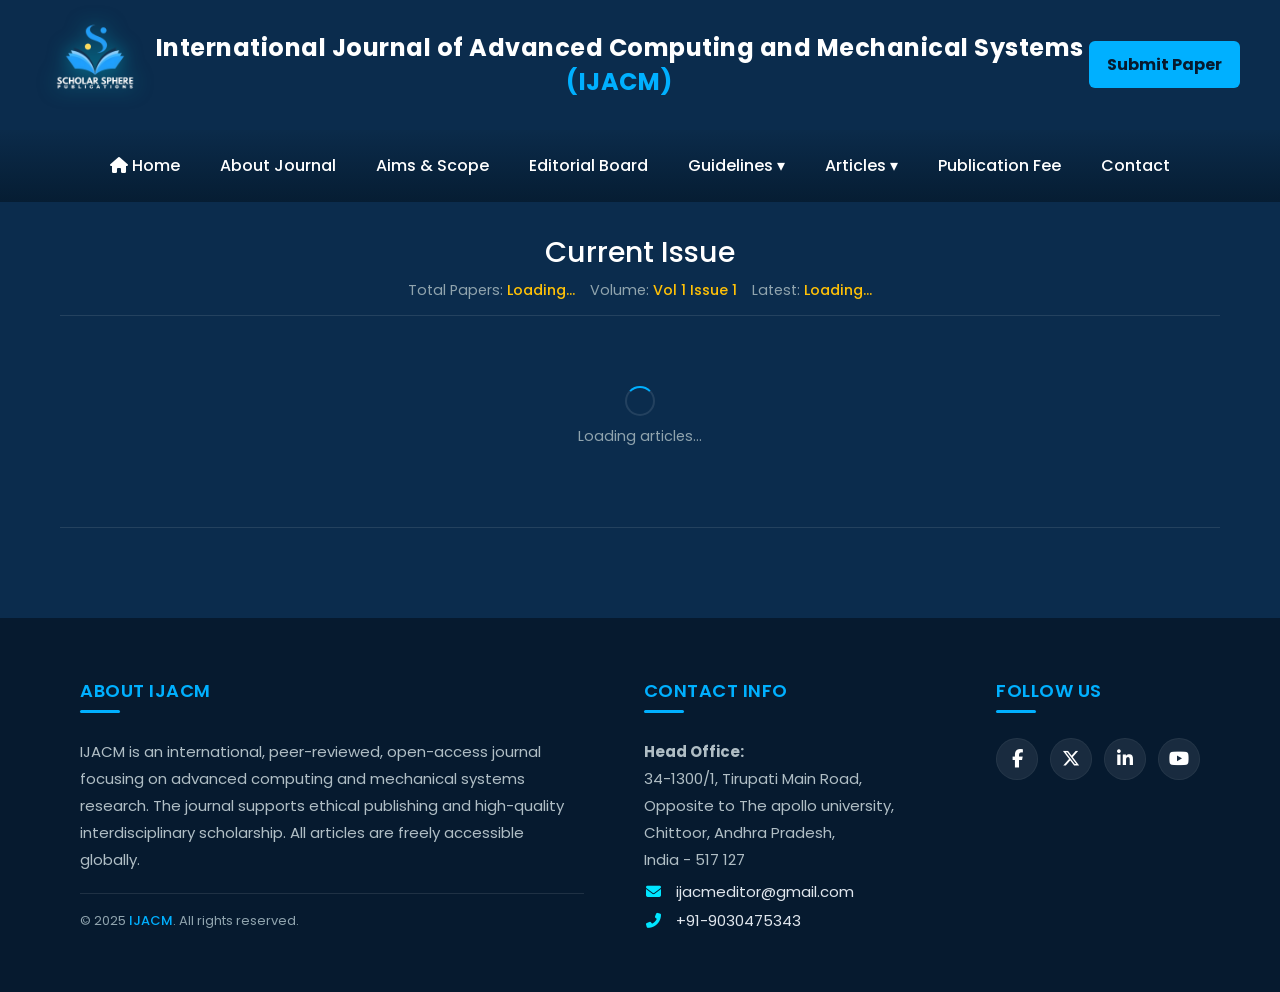
<file: pages/current-issue.html>
<!DOCTYPE html>
<html lang="en">

<head>
  <meta charset="UTF-8">
  <title>Current Issue - IJACM</title>
  <meta name="viewport" content="width=device-width, initial-scale=1.0">
  <meta name="keywords"
    content="advanced computing, mechanical systems, engineering research, open access journal, peer reviewed, IJACM">
  <meta name="description" content="Current Issue of IJACM. Explore the latest research in mechanical engineering and advanced computing.">
  <link rel="stylesheet" href="https://cdnjs.cloudflare.com/ajax/libs/font-awesome/6.5.1/css/all.min.css">
  <style>
    /* ================= GLOBAL STYLES ================= */
    @import url('https://fonts.googleapis.com/css2?family=Poppins:wght@300;400;500;600&display=swap');

    :root {
      --primary: #1a237e;
      --secondary: #00b0ff;
      --accent: #ff4081;
      --accent-yellow: #ffc107;
      --bg-dark: #0b2c4d;
      --bg-darker: #061a2f;
      --text-light: #e6f0ff;
      --text-muted: #90a4ae;
      --white: #ffffff;
      --border-color: rgba(255, 255, 255, 0.1);
      --gradient-secondary: linear-gradient(135deg, #00b0ff 0%, #2979ff 100%);
      --radius-sm: 3px;
      --shadow-sm: 0 1px 3px rgba(0, 0, 0, 0.1);
    }

    * {
      box-sizing: border-box;
      margin: 0;
      padding: 0;
    }

    body {
      font-family: 'Poppins', sans-serif;
      background: var(--bg-dark);
      color: var(--text-light);
      line-height: 1.4;
      overflow-x: hidden;
      min-height: 100vh;
    }

    a {
      text-decoration: none;
      color: inherit;
      transition: all 0.2s ease;
    }

    main {
      padding: 30px 20px 60px;
      max-width: 1200px;
      margin: 0 auto;
    }

    /* ================= CURRENT ISSUE HEADER ================= */
    .current-issue-header {
      text-align: center;
      margin-bottom: 30px;
      padding-bottom: 15px;
      border-bottom: 1px solid var(--border-color);
    }

    .current-issue-header h1 {
      font-size: 1.8rem;
      color: var(--white);
      margin-bottom: 8px;
      font-weight: 500;
    }

    .issue-info {
      font-size: 0.9rem;
      color: var(--text-muted);
      display: flex;
      justify-content: center;
      gap: 15px;
      flex-wrap: wrap;
    }

    .issue-info span {
      color: var(--accent-yellow);
      font-weight: 500;
    }

    /* ================= ARTICLES GRID ================= */
    .articles-grid {
      display: grid;
      grid-template-columns: repeat(3, 1fr);
      gap: 20px;
      margin-bottom: 40px;
    }

    @media (max-width: 992px) {
      .articles-grid {
        grid-template-columns: repeat(2, 1fr);
      }
    }

    @media (max-width: 576px) {
      .articles-grid {
        grid-template-columns: 1fr;
      }
    }

    .article-card {
      background: rgba(13, 27, 42, 0.5);
      border-radius: 4px;
      padding: 20px;
      border-top: 3px solid var(--secondary);
      height: 100%;
      display: flex;
      flex-direction: column;
    }

    .article-header {
      font-size: 0.8rem;
      color: var(--secondary);
      margin-bottom: 10px;
      font-weight: 500;
      text-transform: uppercase;
      letter-spacing: 0.5px;
    }

    .article-title {
      font-size: 1rem;
      color: var(--white);
      margin-bottom: 15px;
      font-weight: 500;
      line-height: 1.3;
      min-height: 40px;
    }

    .article-meta {
      font-size: 0.85rem;
      color: var(--text-muted);
      margin-bottom: 15px;
      flex-grow: 1;
    }

    .meta-row {
      display: flex;
      margin-bottom: 6px;
      align-items: flex-start;
    }

    .meta-label {
      color: var(--text-muted);
      min-width: 70px;
      flex-shrink: 0;
    }

    .meta-value {
      color: var(--text-light);
    }

    .meta-value a {
      color: var(--secondary);
      word-break: break-all;
    }

    .meta-value a:hover {
      text-decoration: underline;
    }

    /* ================= ARTICLE FOOTER ================= */
    .article-footer {
      margin-top: auto;
      padding-top: 15px;
      border-top: 1px solid var(--border-color);
    }

    .view-paper-btn {
      background: var(--gradient-secondary);
      color: white;
      padding: 8px 16px;
      border-radius: var(--radius-sm);
      font-size: 0.85rem;
      font-weight: 500;
      display: inline-flex;
      align-items: center;
      justify-content: center;
      gap: 6px;
      transition: all 0.2s ease;
      width: 100%;
      text-align: center;
    }

    .view-paper-btn:hover {
      box-shadow: 0 0 10px rgba(0, 176, 255, 0.3);
      transform: translateY(-1px);
    }

    /* ================= PAGINATION ================= */
    .pagination-container {
      display: flex;
      justify-content: center;
      margin-top: 40px;
      padding-top: 30px;
      border-top: 1px solid var(--border-color);
    }

    .pagination {
      display: flex;
      gap: 4px;
      align-items: center;
    }

    .page-btn {
      min-width: 32px;
      height: 32px;
      padding: 0 8px;
      border-radius: var(--radius-sm);
      display: flex;
      align-items: center;
      justify-content: center;
      background: rgba(255, 255, 255, 0.05);
      color: var(--text-light);
      font-size: 0.85rem;
      font-weight: 500;
      transition: all 0.2s ease;
      border: 1px solid var(--border-color);
      cursor: pointer;
    }

    .page-btn:hover {
      background: rgba(0, 176, 255, 0.2);
      border-color: var(--secondary);
    }

    .page-btn.active {
      background: var(--gradient-secondary);
      color: white;
      border-color: transparent;
    }

    .page-btn.disabled {
      opacity: 0.4;
      cursor: not-allowed;
    }

    .page-btn.disabled:hover {
      background: rgba(255, 255, 255, 0.05);
      border-color: var(--border-color);
    }

    /* ================= LOADING STATE ================= */
    .loading-container {
      text-align: center;
      padding: 40px 20px;
      grid-column: 1 / -1;
    }

    .loading-spinner {
      border: 2px solid rgba(255, 255, 255, 0.1);
      border-top: 2px solid var(--secondary);
      border-radius: 50%;
      width: 30px;
      height: 30px;
      animation: spin 1s linear infinite;
      margin: 0 auto 10px;
    }

    .loading-text {
      color: var(--text-muted);
      font-size: 0.9rem;
    }

    @keyframes spin {
      0% { transform: rotate(0deg); }
      100% { transform: rotate(360deg); }
    }

    /* ================= NO ARTICLES STATE ================= */
    .no-articles {
      text-align: center;
      padding: 40px 20px;
      color: var(--text-muted);
      grid-column: 1 / -1;
    }

    /* ================= RESPONSIVE ================= */
    @media (max-width: 768px) {
      main {
        padding: 20px 15px 40px;
      }
      
      .current-issue-header h1 {
        font-size: 1.5rem;
      }
      
      .issue-info {
        flex-direction: column;
        gap: 5px;
      }
      
      .meta-row {
        flex-direction: column;
        gap: 2px;
        margin-bottom: 8px;
      }
      
      .meta-label {
        min-width: auto;
        margin-bottom: 2px;
      }
    }

    @media (max-width: 480px) {
      .article-card {
        padding: 15px;
      }
      
      .page-btn {
        min-width: 28px;
        height: 28px;
        font-size: 0.8rem;
      }
    }
  </style>
</head>

<body>

  <!-- ================= HEADER ================= -->
  <div id="header-placeholder"></div>

  <!-- ================= NAVBAR ================= -->
  <div id="navbar-placeholder"></div>

  <main>
    <!-- Current Issue Header -->
    <div class="current-issue-header">
      <h1>Current Issue</h1>
      <div class="issue-info">
        <div>Total Papers: <span id="total-papers">Loading...</span></div>
        <div>Volume: <span>Vol 1 Issue 1</span></div>
        <div>Latest: <span id="latest-date">Loading...</span></div>
      </div>
    </div>

    <!-- Articles Grid -->
    <div class="articles-grid" id="articles-container">
      <div class="loading-container">
        <div class="loading-spinner"></div>
        <p class="loading-text">Loading articles...</p>
      </div>
    </div>

    <!-- Pagination -->
    <div class="pagination-container">
      <div class="pagination" id="pagination">
        <!-- Pagination will be generated by JavaScript -->
      </div>
    </div>
  </main>

  <!-- ================= FOOTER ================= -->
  <div id="footer-placeholder"></div>

  <!-- Scripts -->
  <script src="../js/current-issue.js"></script>
  <script src="../script.js"></script>
</body>

</html>
</file>
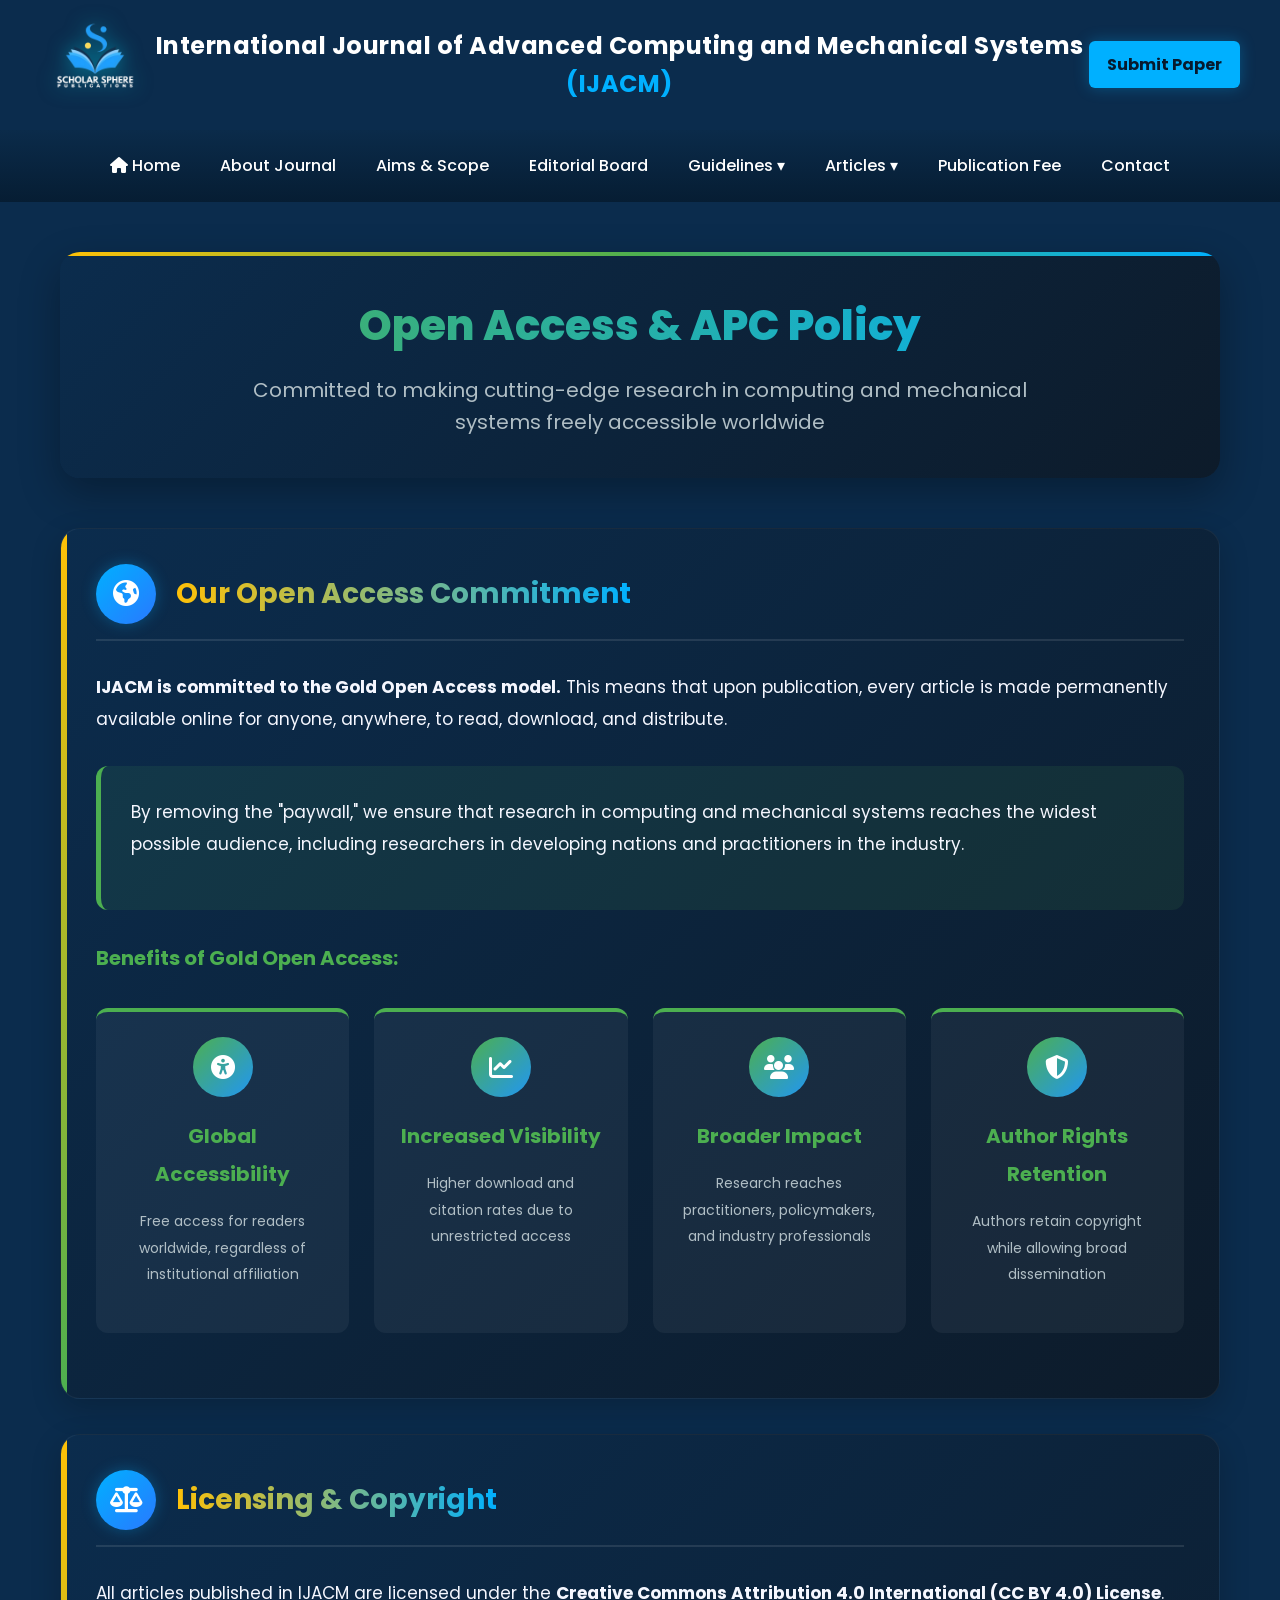
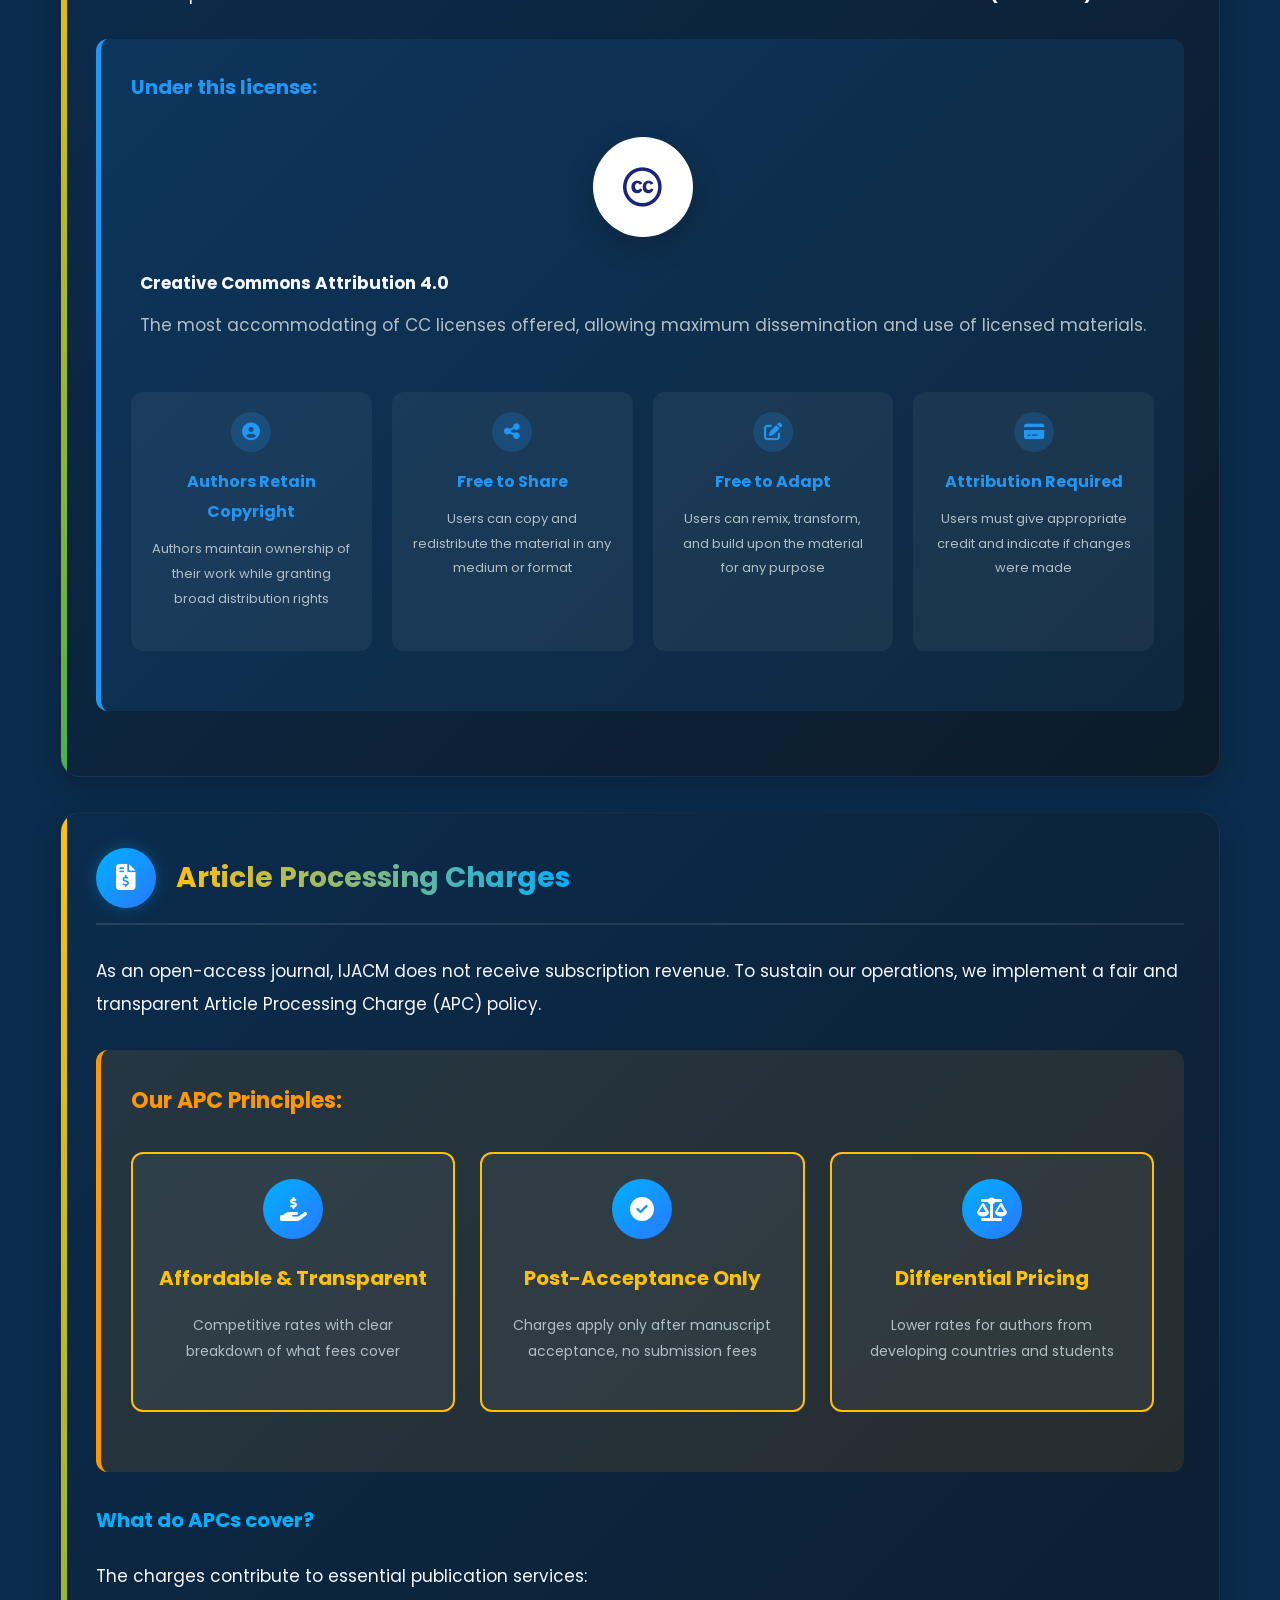
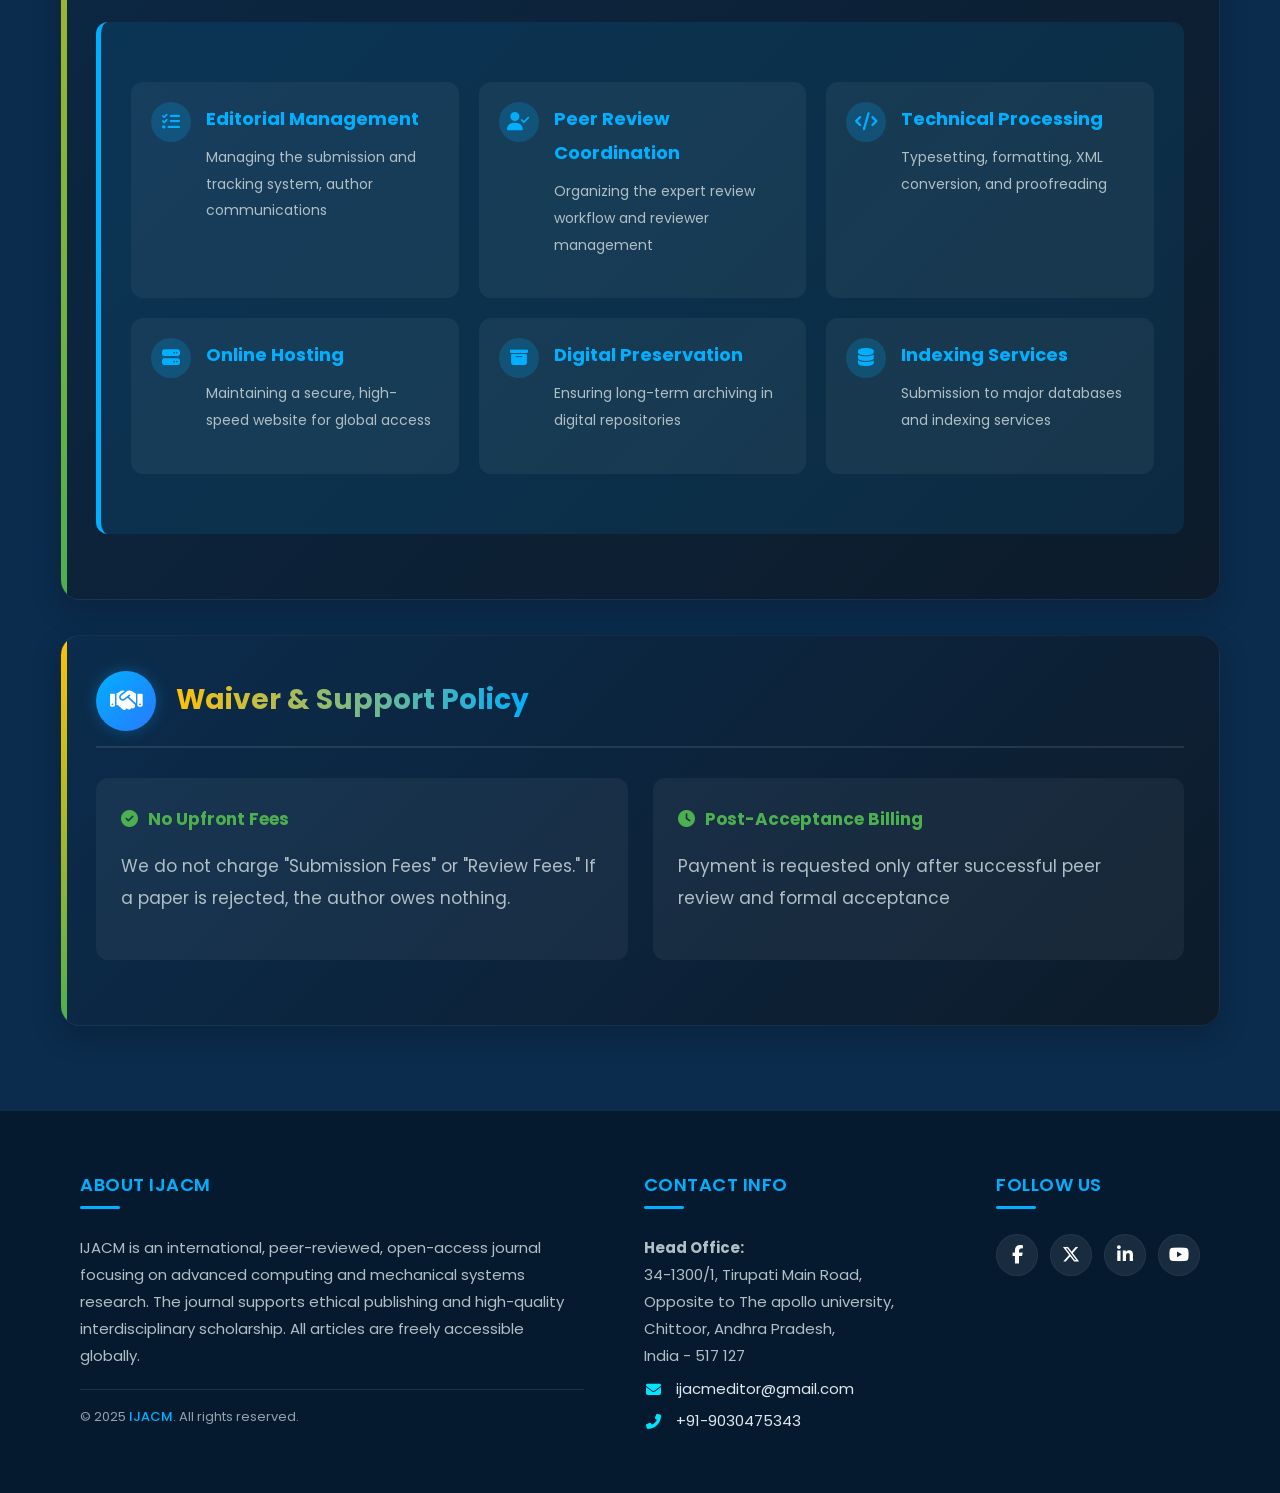
<file: pages/open-access-policy.html>
<!DOCTYPE html>
<html lang="en">

<head>
  <meta charset="UTF-8">
  <meta name="viewport" content="width=device-width, initial-scale=1.0">
  <title>Open Access Policy - IJACM</title>
  <meta name="keywords"
    content="open access, APC policy, article processing charges, CC BY license, gold open access, publication fees">
  <meta name="description"
    content="IJACM's Open Access and APC Policy - Committed to making research freely accessible worldwide.">

  <!-- MAIN SITE CSS -->
  <link rel="stylesheet" href="https://cdnjs.cloudflare.com/ajax/libs/font-awesome/6.5.1/css/all.min.css">
  <style>
    /* ================= GLOBAL STYLES ================= */
    @import url('https://fonts.googleapis.com/css2?family=Poppins:wght@300;400;500;600;700;800&display=swap');

    :root {
      --primary: #1a237e;
      --secondary: #00b0ff;
      --accent: #ff4081;
      --accent-yellow: #ffc107;
      --success: #4caf50;
      --warning: #ff9800;
      --info: #2196f3;
      --bg-dark: #0b2c4d;
      --bg-darker: #061a2f;
      --text-light: #f5f7ff;
      --text-muted: #b0bec5;
      --white: #ffffff;
      --gradient-primary: linear-gradient(135deg, #1a237e 0%, #283593 100%);
      --gradient-secondary: linear-gradient(135deg, #00b0ff 0%, #2979ff 100%);
      --gradient-open: linear-gradient(135deg, #4caf50 0%, #2196f3 100%);
      --gradient-dark: linear-gradient(135deg, #0b2c4d 0%, #0d1b2a 100%);
      --radius-sm: 6px;
      --radius-md: 12px;
      --radius-lg: 20px;
      --shadow-sm: 0 4px 6px rgba(0, 0, 0, 0.1);
      --shadow-md: 0 10px 30px rgba(0, 0, 0, 0.2);
      --shadow-lg: 0 15px 40px rgba(0, 0, 0, 0.3);
      --shadow-glow: 0 0 15px rgba(0, 176, 255, 0.3);
      --transition-fast: 0.2s ease;
      --transition-normal: 0.3s ease;
      --transition-slow: 0.5s ease;
    }

    * {
      box-sizing: border-box;
      margin: 0;
      padding: 0;
    }

    html {
      scroll-behavior: smooth;
    }

    body {
      font-family: 'Poppins', sans-serif;
      background: var(--bg-dark);
      color: var(--text-light);
      line-height: 1.6;
      overflow-x: hidden;
      display: flex;
      flex-direction: column;
      min-height: 100vh;
    }

    a {
      text-decoration: none;
      color: inherit;
      transition: var(--transition-fast);
    }

    ul,
    ol {
      margin-left: 20px;
      margin-bottom: 20px;
    }

    main {
      padding: 30px 20px;
      flex: 1;
      display: flex;
      flex-direction: column;
    }

    /* ================= PAGE LAYOUT ================= */
    .oa-container {
      max-width: 1200px;
      margin: 0 auto;
      padding: 20px;
    }

    .oa-header {
      text-align: center;
      margin-bottom: 50px;
      padding: 40px 30px;
      background: var(--gradient-dark);
      border-radius: var(--radius-lg);
      box-shadow: var(--shadow-lg);
      position: relative;
      overflow: hidden;
    }

    .oa-header::before {
      content: "";
      position: absolute;
      top: 0;
      left: 0;
      right: 0;
      height: 4px;
      background: linear-gradient(90deg, var(--accent-yellow), var(--success), var(--secondary));
    }

    .oa-title {
      font-size: 42px;
      font-weight: 800;
      margin-bottom: 15px;
      background: linear-gradient(90deg, var(--success), var(--secondary));
      -webkit-background-clip: text;
      -webkit-text-fill-color: transparent;
      background-clip: text;
      animation: titleGlow 3s infinite alternate;
    }

    @keyframes titleGlow {
      0% {
        text-shadow: 0 0 5px rgba(76, 175, 80, 0.3);
      }

      100% {
        text-shadow: 0 0 15px rgba(0, 176, 255, 0.4);
      }
    }

    .oa-subtitle {
      font-size: 20px;
      color: var(--text-muted);
      max-width: 800px;
      margin: 0 auto;
    }

    /* ================= SECTION STYLES ================= */
    .policy-section {
      background: var(--gradient-dark);
      border-radius: var(--radius-lg);
      margin-bottom: 35px;
      padding: 35px;
      box-shadow: var(--shadow-md);
      border: 1px solid rgba(255, 255, 255, 0.05);
      position: relative;
      overflow: hidden;
      transition: all var(--transition-normal);
    }

    .policy-section:hover {
      transform: translateY(-5px);
      box-shadow: var(--shadow-lg);
      border-color: rgba(0, 176, 255, 0.2);
    }

    .policy-section::before {
      content: "";
      position: absolute;
      top: 0;
      left: 0;
      width: 6px;
      height: 100%;
      background: linear-gradient(to bottom, var(--accent-yellow), var(--success));
    }

    .section-header {
      display: flex;
      align-items: center;
      margin-bottom: 30px;
      padding-bottom: 15px;
      border-bottom: 2px solid rgba(255, 255, 255, 0.1);
    }

    .section-icon {
      width: 60px;
      height: 60px;
      background: var(--gradient-secondary);
      border-radius: 50%;
      display: flex;
      align-items: center;
      justify-content: center;
      margin-right: 20px;
      font-size: 26px;
      color: var(--white);
      flex-shrink: 0;
      box-shadow: var(--shadow-glow);
    }

    .section-title {
      font-size: 28px;
      font-weight: 700;
      color: var(--accent-yellow);
      background: linear-gradient(90deg, var(--accent-yellow), var(--secondary));
      -webkit-background-clip: text;
      -webkit-text-fill-color: transparent;
      background-clip: text;
    }

    .section-content {
      font-size: 17px;
      line-height: 1.9;
      color: var(--text-light);
    }

    .section-content p {
      margin-bottom: 20px;
    }

    /* ================= OPEN ACCESS COMMITMENT ================= */
    .oa-commitment {
      background: rgba(76, 175, 80, 0.1);
      border-radius: var(--radius-md);
      padding: 30px;
      margin: 30px 0;
      border-left: 5px solid var(--success);
    }

    .oa-benefits {
      display: grid;
      grid-template-columns: repeat(auto-fit, minmax(250px, 1fr));
      gap: 25px;
      margin: 30px 0;
    }

    .benefit-card {
      background: rgba(255, 255, 255, 0.05);
      border-radius: var(--radius-md);
      padding: 25px;
      text-align: center;
      border-top: 4px solid var(--success);
      transition: all var(--transition-normal);
    }

    .benefit-card:hover {
      transform: translateY(-5px);
      box-shadow: var(--shadow-md);
    }

    .benefit-icon {
      width: 60px;
      height: 60px;
      background: var(--gradient-open);
      border-radius: 50%;
      display: flex;
      align-items: center;
      justify-content: center;
      margin: 0 auto 20px;
      font-size: 24px;
      color: var(--white);
    }

    .benefit-card h4 {
      font-size: 20px;
      margin-bottom: 15px;
      color: var(--success);
    }

    .benefit-card p {
      font-size: 14px;
      color: var(--text-muted);
    }

    /* ================= LICENSE SECTION ================= */
    .license-container {
      background: rgba(33, 150, 243, 0.1);
      border-radius: var(--radius-md);
      padding: 30px;
      margin: 30px 0;
      border-left: 5px solid var(--info);
    }

    .cc-license {
      display: flex;
      align-items: center;
      justify-content: center;
      gap: 30px;
      margin: 30px 0;
      flex-wrap: wrap;
    }

    .cc-logo {
      width: 100px;
      height: 100px;
      background: var(--white);
      border-radius: 50%;
      display: flex;
      align-items: center;
      justify-content: center;
      font-size: 40px;
      color: var(--primary);
      box-shadow: var(--shadow-md);
    }

    .license-rights {
      display: grid;
      grid-template-columns: repeat(auto-fit, minmax(200px, 1fr));
      gap: 20px;
      margin: 30px 0;
    }

    .right-card {
      background: rgba(255, 255, 255, 0.05);
      border-radius: var(--radius-md);
      padding: 20px;
      text-align: center;
    }

    .right-icon {
      width: 40px;
      height: 40px;
      background: rgba(33, 150, 243, 0.2);
      border-radius: 50%;
      display: flex;
      align-items: center;
      justify-content: center;
      margin: 0 auto 15px;
      font-size: 18px;
      color: var(--info);
    }

    .right-card h4 {
      font-size: 16px;
      color: var(--info);
      margin-bottom: 10px;
    }

    .right-card p {
      font-size: 13px;
      color: var(--text-muted);
    }

    /* ================= APC INFORMATION ================= */
    .apc-info {
      background: rgba(255, 152, 0, 0.1);
      border-radius: var(--radius-md);
      padding: 30px;
      margin: 30px 0;
      border-left: 5px solid var(--warning);
    }

    .apc-principles {
      display: grid;
      grid-template-columns: repeat(auto-fit, minmax(250px, 1fr));
      gap: 25px;
      margin: 30px 0;
    }

    .principle-card {
      background: rgba(255, 255, 255, 0.05);
      border-radius: var(--radius-md);
      padding: 25px;
      text-align: center;
      border: 2px solid var(--accent-yellow);
      transition: all var(--transition-normal);
    }

    .principle-card:hover {
      transform: translateY(-5px);
      box-shadow: var(--shadow-md);
    }

    .principle-icon {
      width: 60px;
      height: 60px;
      border-radius: 50%;
      display: flex;
      align-items: center;
      justify-content: center;
      margin: 0 auto 20px;
      font-size: 24px;
      color: var(--white);
      background: var(--gradient-secondary);
    }

    .principle-card h4 {
      font-size: 20px;
      margin-bottom: 15px;
      color: var(--accent-yellow);
    }

    .principle-card p {
      font-size: 14px;
      color: var(--text-muted);
    }

    /* ================= APC COVERAGE ================= */
    .coverage-container {
      background: rgba(0, 176, 255, 0.1);
      border-radius: var(--radius-md);
      padding: 30px;
      margin: 30px 0;
      border-left: 5px solid var(--secondary);
    }

    .coverage-grid {
      display: grid;
      grid-template-columns: repeat(auto-fit, minmax(250px, 1fr));
      gap: 20px;
      margin: 30px 0;
    }

    .coverage-item {
      background: rgba(255, 255, 255, 0.05);
      border-radius: var(--radius-md);
      padding: 20px;
      display: flex;
      align-items: flex-start;
      gap: 15px;
      transition: all var(--transition-normal);
    }

    .coverage-item:hover {
      background: rgba(255, 255, 255, 0.1);
      transform: translateX(10px);
    }

    .coverage-icon {
      width: 40px;
      height: 40px;
      background: rgba(0, 176, 255, 0.2);
      border-radius: 50%;
      display: flex;
      align-items: center;
      justify-content: center;
      font-size: 18px;
      color: var(--secondary);
      flex-shrink: 0;
    }

    .coverage-content h4 {
      color: var(--secondary);
      margin-bottom: 8px;
      font-size: 18px;
    }

    .coverage-content p {
      color: var(--text-muted);
      font-size: 14px;
    }

    /* ================= WAIVER SECTION ================= */
    .waiver-container {
      background: rgba(76, 175, 80, 0.1);
      border-radius: var(--radius-md);
      padding: 30px;
      margin: 30px 0;
      border-left: 5px solid var(--success);
    }

    .waiver-eligibility {
      display: grid;
      grid-template-columns: repeat(auto-fit, minmax(250px, 1fr));
      gap: 25px;
      margin: 30px 0;
    }

    .waiver-card {
      background: rgba(255, 255, 255, 0.05);
      border-radius: var(--radius-md);
      padding: 25px;
      border-top: 4px solid var(--success);
      transition: all var(--transition-normal);
    }

    .waiver-card:hover {
      transform: translateY(-5px);
      box-shadow: var(--shadow-md);
    }

    .waiver-icon {
      width: 50px;
      height: 50px;
      background: rgba(76, 175, 80, 0.2);
      border-radius: 50%;
      display: flex;
      align-items: center;
      justify-content: center;
      margin-bottom: 20px;
      font-size: 22px;
      color: var(--success);
    }

    .waiver-card h4 {
      color: var(--success);
      margin-bottom: 15px;
      font-size: 18px;
    }

    .waiver-card p {
      color: var(--text-muted);
      font-size: 14px;
      margin-bottom: 15px;
    }

    .waiver-note {
      font-size: 13px;
      color: var(--text-muted);
      font-style: italic;
      border-top: 1px solid rgba(255, 255, 255, 0.1);
      padding-top: 10px;
    }

    /* ================= IMPORTANT NOTES ================= */
    .important-notes {
      background: rgba(255, 193, 7, 0.1);
      border-radius: var(--radius-md);
      padding: 30px;
      margin: 40px 0;
      border: 2px solid var(--accent-yellow);
      text-align: center;
    }

    .important-notes h3 {
      color: var(--accent-yellow);
      margin-bottom: 15px;
      font-size: 24px;
    }

    .important-notes p {
      color: var(--text-muted);
      max-width: 800px;
      margin: 0 auto;
    }

    /* ================= RESPONSIVE STYLES ================= */
    @media (max-width: 992px) {
      .oa-title {
        font-size: 36px;
      }

      .policy-section {
        padding: 25px;
      }

      .section-title {
        font-size: 24px;
      }

      .oa-benefits,
      .apc-principles,
      .waiver-eligibility {
        grid-template-columns: repeat(2, 1fr);
      }
    }

    @media (max-width: 768px) {
      .oa-title {
        font-size: 32px;
      }

      .oa-header {
        padding: 30px 20px;
      }

      .section-header {
        flex-direction: column;
        text-align: center;
      }

      .section-icon {
        margin-right: 0;
        margin-bottom: 15px;
      }

      .oa-benefits,
      .apc-principles,
      .coverage-grid,
      .waiver-eligibility {
        grid-template-columns: 1fr;
      }

      .cc-license {
        flex-direction: column;
        text-align: center;
      }
    }

    @media (max-width: 480px) {
      .oa-title {
        font-size: 28px;
      }

      .oa-subtitle {
        font-size: 16px;
      }

      .policy-section {
        padding: 20px;
      }

      .section-content {
        font-size: 16px;
      }
    }

    /* ================= ANIMATIONS ================= */
    @keyframes fadeInUp {
      from {
        opacity: 0;
        transform: translateY(30px);
      }

      to {
        opacity: 1;
        transform: translateY(0);
      }
    }

    .fade-in {
      animation: fadeInUp 0.6s ease forwards;
    }
  </style>
</head>

<body>
  <!-- ================= HEADER ================= -->
  <div id="header-placeholder"></div>
  <div id="navbar-placeholder"></div>

  <!-- ================= MAIN CONTENT ================= -->
  <main>
    <div class="oa-container">
      <div class="oa-header fade-in">
        <h1 class="oa-title">Open Access & APC Policy</h1>
        <p class="oa-subtitle">
          Committed to making cutting-edge research in computing and mechanical systems freely accessible worldwide
        </p>
      </div>

      <!-- Our Open Access Commitment -->
      <section class="policy-section fade-in">
        <div class="section-header">
          <div class="section-icon">
            <i class="fas fa-globe-americas"></i>
          </div>
          <h2 class="section-title">Our Open Access Commitment</h2>
        </div>
        <div class="section-content">
          <p><strong>IJACM is committed to the Gold Open Access model.</strong> This means that upon publication, every
            article is made permanently available online for anyone, anywhere, to read, download, and distribute.</p>

          <div class="oa-commitment">
            <p>By removing the "paywall," we ensure that research in computing and mechanical systems reaches the widest
              possible audience, including researchers in developing nations and practitioners in the industry.</p>
          </div>

          <h3 style="color: var(--success); margin: 30px 0 20px;">Benefits of Gold Open Access:</h3>

          <div class="oa-benefits">
            <div class="benefit-card">
              <div class="benefit-icon">
                <i class="fas fa-universal-access"></i>
              </div>
              <h4>Global Accessibility</h4>
              <p>Free access for readers worldwide, regardless of institutional affiliation</p>
            </div>

            <div class="benefit-card">
              <div class="benefit-icon">
                <i class="fas fa-chart-line"></i>
              </div>
              <h4>Increased Visibility</h4>
              <p>Higher download and citation rates due to unrestricted access</p>
            </div>

            <div class="benefit-card">
              <div class="benefit-icon">
                <i class="fas fa-users"></i>
              </div>
              <h4>Broader Impact</h4>
              <p>Research reaches practitioners, policymakers, and industry professionals</p>
            </div>

            <div class="benefit-card">
              <div class="benefit-icon">
                <i class="fas fa-shield-alt"></i>
              </div>
              <h4>Author Rights Retention</h4>
              <p>Authors retain copyright while allowing broad dissemination</p>
            </div>
          </div>
        </div>
      </section>

      <!-- Licensing & Copyright -->
      <section class="policy-section fade-in" style="animation-delay: 0.1s;">
        <div class="section-header">
          <div class="section-icon">
            <i class="fas fa-balance-scale"></i>
          </div>
          <h2 class="section-title">Licensing & Copyright</h2>
        </div>
        <div class="section-content">
          <p>All articles published in IJACM are licensed under the <strong>Creative Commons Attribution 4.0
              International (CC BY 4.0) License</strong>.</p>

          <div class="license-container">
            <h3 style="color: var(--info); margin-bottom: 20px;">Under this license:</h3>

            <div class="cc-license">
              <div class="cc-logo">
                <i class="fab fa-creative-commons"></i>
              </div>
              <div>
                <h4 style="color: var(--text-light); margin-bottom: 10px;">Creative Commons Attribution 4.0</h4>
                <p style="color: var(--text-muted);">The most accommodating of CC licenses offered, allowing maximum
                  dissemination and use of licensed materials.</p>
              </div>
            </div>

            <div class="license-rights">
              <div class="right-card">
                <div class="right-icon">
                  <i class="fas fa-user-circle"></i>
                </div>
                <h4>Authors Retain Copyright</h4>
                <p>Authors maintain ownership of their work while granting broad distribution rights</p>
              </div>

              <div class="right-card">
                <div class="right-icon">
                  <i class="fas fa-share-alt"></i>
                </div>
                <h4>Free to Share</h4>
                <p>Users can copy and redistribute the material in any medium or format</p>
              </div>

              <div class="right-card">
                <div class="right-icon">
                  <i class="fas fa-edit"></i>
                </div>
                <h4>Free to Adapt</h4>
                <p>Users can remix, transform, and build upon the material for any purpose</p>
              </div>

              <div class="right-card">
                <div class="right-icon">
                  <i class="fas fa-credit-card"></i>
                </div>
                <h4>Attribution Required</h4>
                <p>Users must give appropriate credit and indicate if changes were made</p>
              </div>
            </div>
          </div>
        </div>
      </section>

      <!-- Article Processing Charges Information -->
      <section class="policy-section fade-in" style="animation-delay: 0.2s;">
        <div class="section-header">
          <div class="section-icon">
            <i class="fas fa-file-invoice-dollar"></i>
          </div>
          <h2 class="section-title">Article Processing Charges</h2>
        </div>
        <div class="section-content">
          <p>As an open-access journal, IJACM does not receive subscription revenue. To sustain our operations, we
            implement a fair and transparent Article Processing Charge (APC) policy.</p>

          <div class="apc-info">
            <h3 style="color: var(--warning); margin-bottom: 25px; font-size: 22px;">Our APC Principles:</h3>

            <div class="apc-principles">
              <div class="principle-card">
                <div class="principle-icon">
                  <i class="fas fa-hand-holding-usd"></i>
                </div>
                <h4>Affordable & Transparent</h4>
                <p>Competitive rates with clear breakdown of what fees cover</p>
              </div>

              <div class="principle-card">
                <div class="principle-icon">
                  <i class="fas fa-check-circle"></i>
                </div>
                <h4>Post-Acceptance Only</h4>
                <p>Charges apply only after manuscript acceptance, no submission fees</p>
              </div>

              <div class="principle-card">
                <div class="principle-icon">
                  <i class="fas fa-scale-balanced"></i>
                </div>
                <h4>Differential Pricing</h4>
                <p>Lower rates for authors from developing countries and students</p>
              </div>
            </div>
          </div>

          <h3 style="color: var(--secondary); margin: 30px 0 20px;">What do APCs cover?</h3>
          <p>The charges contribute to essential publication services:</p>

          <div class="coverage-container">
            <div class="coverage-grid">
              <div class="coverage-item">
                <div class="coverage-icon">
                  <i class="fas fa-tasks"></i>
                </div>
                <div class="coverage-content">
                  <h4>Editorial Management</h4>
                  <p>Managing the submission and tracking system, author communications</p>
                </div>
              </div>

              <div class="coverage-item">
                <div class="coverage-icon">
                  <i class="fas fa-user-check"></i>
                </div>
                <div class="coverage-content">
                  <h4>Peer Review Coordination</h4>
                  <p>Organizing the expert review workflow and reviewer management</p>
                </div>
              </div>

              <div class="coverage-item">
                <div class="coverage-icon">
                  <i class="fas fa-code"></i>
                </div>
                <div class="coverage-content">
                  <h4>Technical Processing</h4>
                  <p>Typesetting, formatting, XML conversion, and proofreading</p>
                </div>
              </div>

              <div class="coverage-item">
                <div class="coverage-icon">
                  <i class="fas fa-server"></i>
                </div>
                <div class="coverage-content">
                  <h4>Online Hosting</h4>
                  <p>Maintaining a secure, high-speed website for global access</p>
                </div>
              </div>

              <div class="coverage-item">
                <div class="coverage-icon">
                  <i class="fas fa-archive"></i>
                </div>
                <div class="coverage-content">
                  <h4>Digital Preservation</h4>
                  <p>Ensuring long-term archiving in digital repositories</p>
                </div>
              </div>

              <div class="coverage-item">
                <div class="coverage-icon">
                  <i class="fas fa-database"></i>
                </div>
                <div class="coverage-content">
                  <h4>Indexing Services</h4>
                  <p>Submission to major databases and indexing services</p>
                </div>
              </div>
            </div>
          </div>
        </div>
      </section>

      <!-- Waiver & Support Policy -->
      <section class="policy-section fade-in" style="animation-delay: 0.3s;">
        <div class="section-header">
          <div class="section-icon">
            <i class="fas fa-handshake"></i>
          </div>
          <h2 class="section-title">Waiver & Support Policy</h2>
        </div>
        <div class="section-content">
          <div
            style="display: grid; grid-template-columns: repeat(auto-fit, minmax(300px, 1fr)); gap: 25px; margin: 30px 0;">
            <div style="background: rgba(255, 255, 255, 0.05); border-radius: var(--radius-md); padding: 25px;">
              <h4 style="color: var(--success); margin-bottom: 15px; display: flex; align-items: center; gap: 10px;">
                <i class="fas fa-check-circle"></i>
                No Upfront Fees
              </h4>
              <p style="color: var(--text-muted);">We do not charge "Submission Fees" or "Review Fees." If a paper is
                rejected, the author owes nothing.</p>
            </div>

            <div style="background: rgba(255, 255, 255, 0.05); border-radius: var(--radius-md); padding: 25px;">
              <h4 style="color: var(--success); margin-bottom: 15px; display: flex; align-items: center; gap: 10px;">
                <i class="fas fa-clock"></i>
                Post-Acceptance Billing
              </h4>
              <p style="color: var(--text-muted);">Payment is requested only after successful peer review and formal
                acceptance</p>
            </div>
          </div>

          <!-- Removed Financial Support / Waiver Application section as requested -->
        </div>
      </section>

      <!-- Removed Important Notes / Detailed APC Info section as requested -->

    </div>
  </main>

  <!-- ================= FOOTER ================= -->
  <div id="footer-placeholder"></div>
  <script src="../script.js"></script>

  <script>
    document.addEventListener('DOMContentLoaded', function () {
      // Add fade-in animations on scroll
      const observerOptions = {
        threshold: 0.1,
        rootMargin: '0px 0px -50px 0px'
      };

      const observer = new IntersectionObserver((entries) => {
        entries.forEach(entry => {
          if (entry.isIntersecting) {
            entry.target.classList.add('fade-in');
          }
        });
      }, observerOptions);

      // Observe all sections for animation
      const sections = document.querySelectorAll('.policy-section, .important-notes');
      sections.forEach(section => {
        observer.observe(section);
      });

      // Add click effect to benefit cards
      const benefitCards = document.querySelectorAll('.benefit-card');
      benefitCards.forEach(card => {
        card.addEventListener('click', function () {
          this.style.transform = 'translateY(-5px) scale(1.02)';
          setTimeout(() => {
            this.style.transform = 'translateY(-5px) scale(1)';
          }, 150);
        });
      });

      // Add interaction to waiver cards
      const waiverCards = document.querySelectorAll('.waiver-card');
      waiverCards.forEach(card => {
        card.addEventListener('mouseenter', function () {
          const icon = this.querySelector('.waiver-icon');
          icon.style.transform = 'rotate(10deg)';
        });

        card.addEventListener('mouseleave', function () {
          const icon = this.querySelector('.waiver-icon');
          icon.style.transform = 'rotate(0deg)';
        });
      });
    });
  </script>
</body>

</html>
</file>
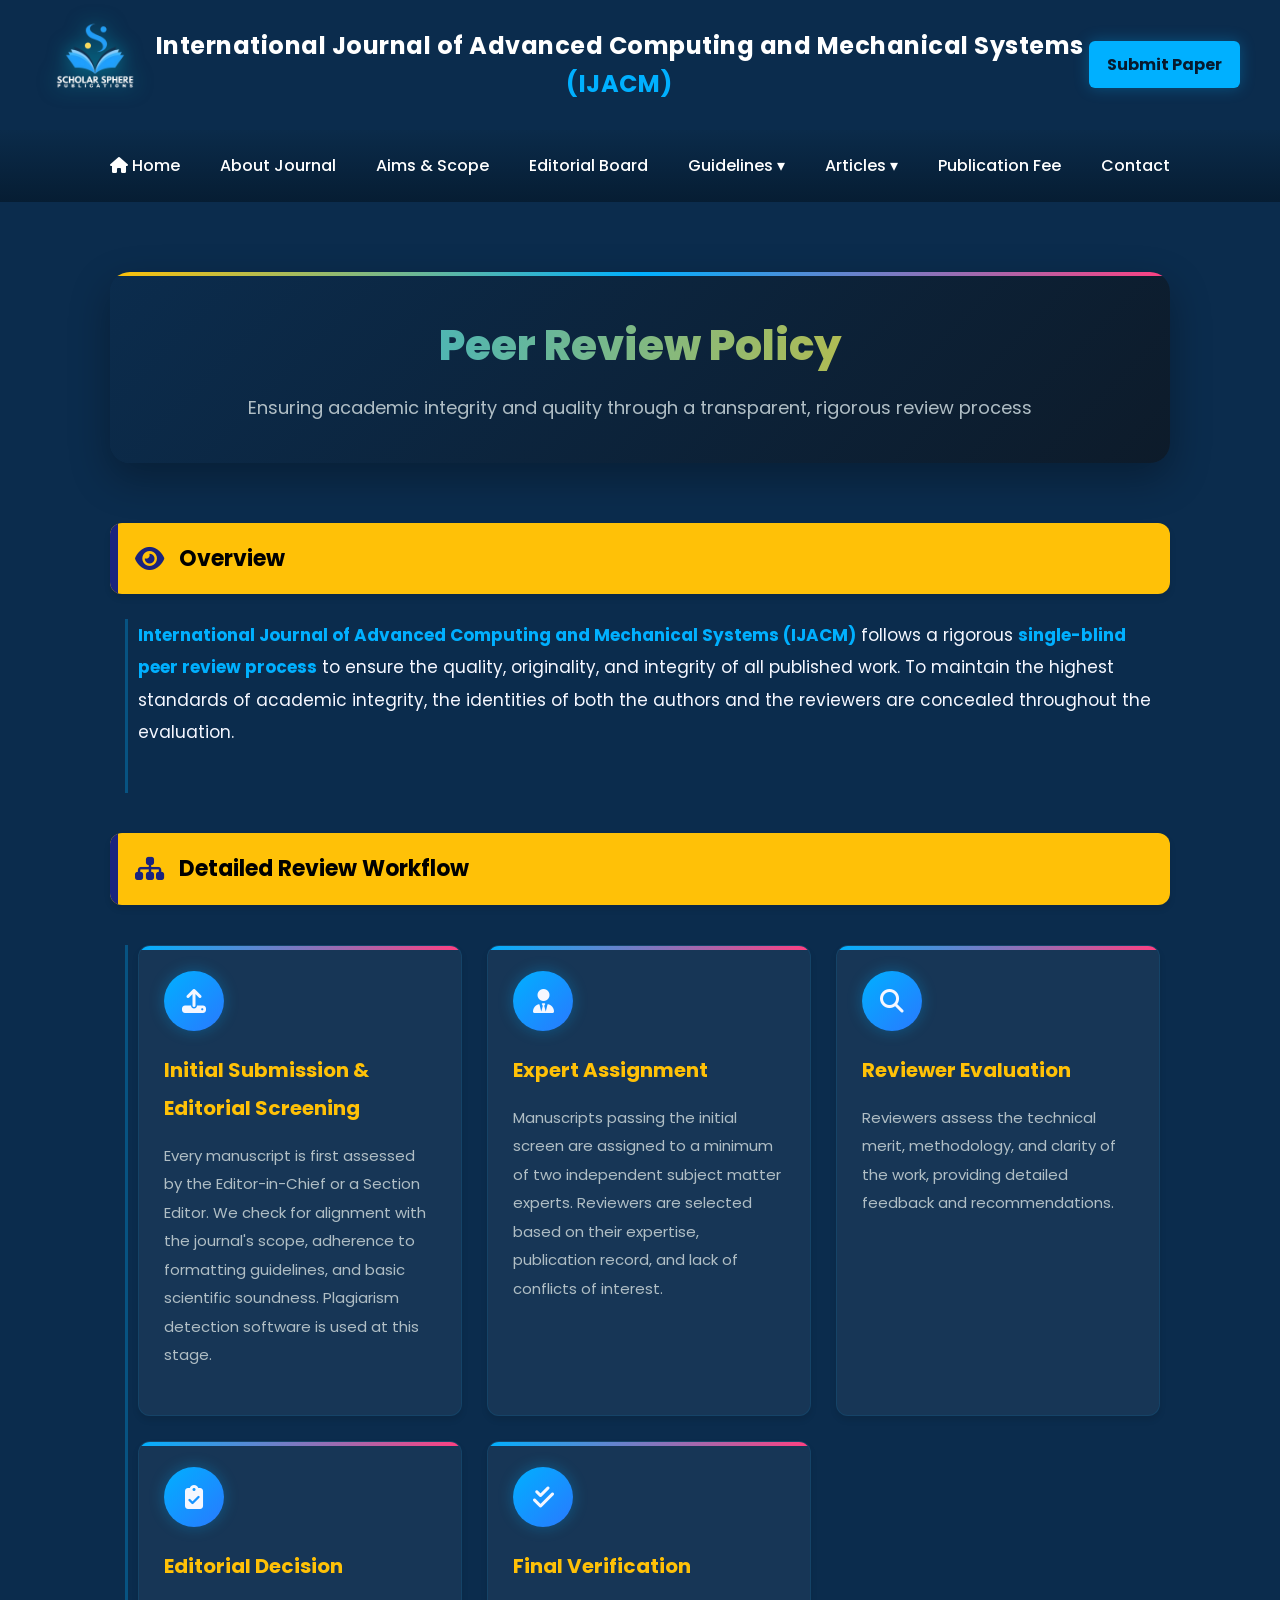
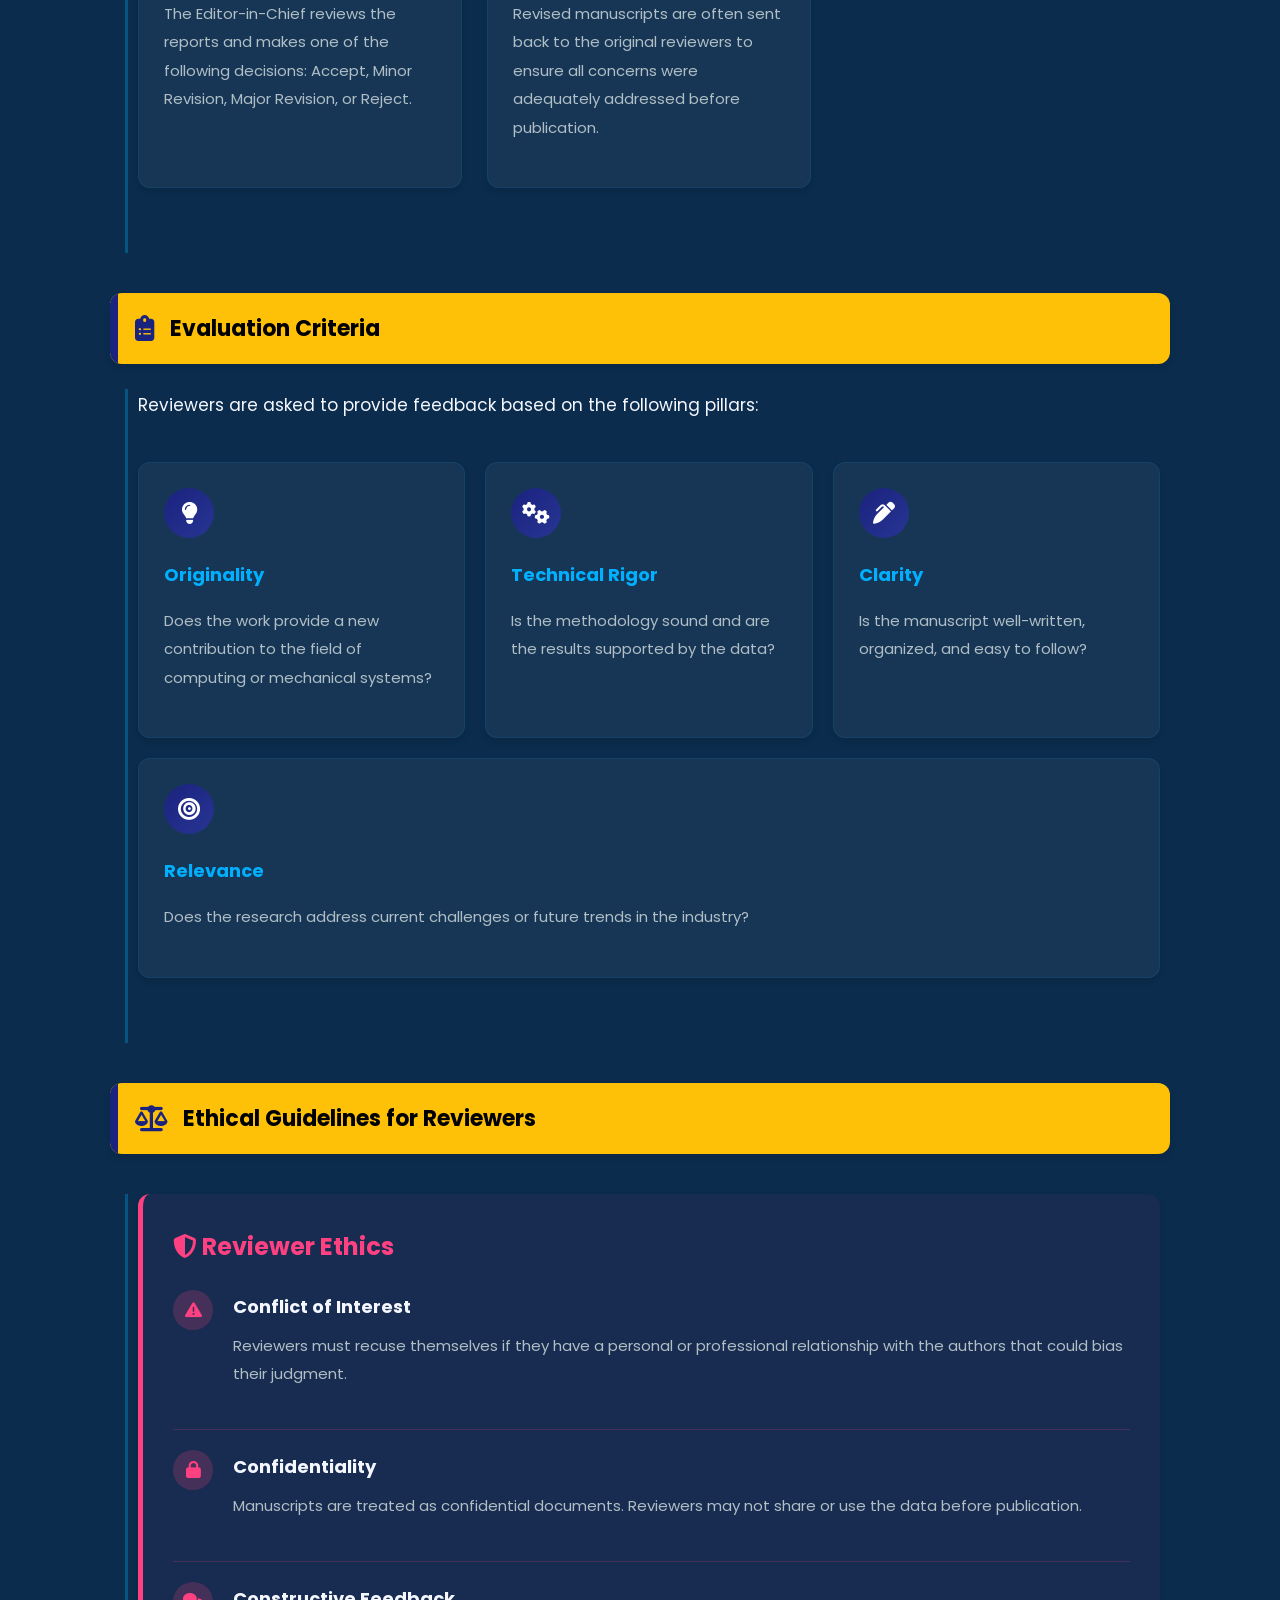
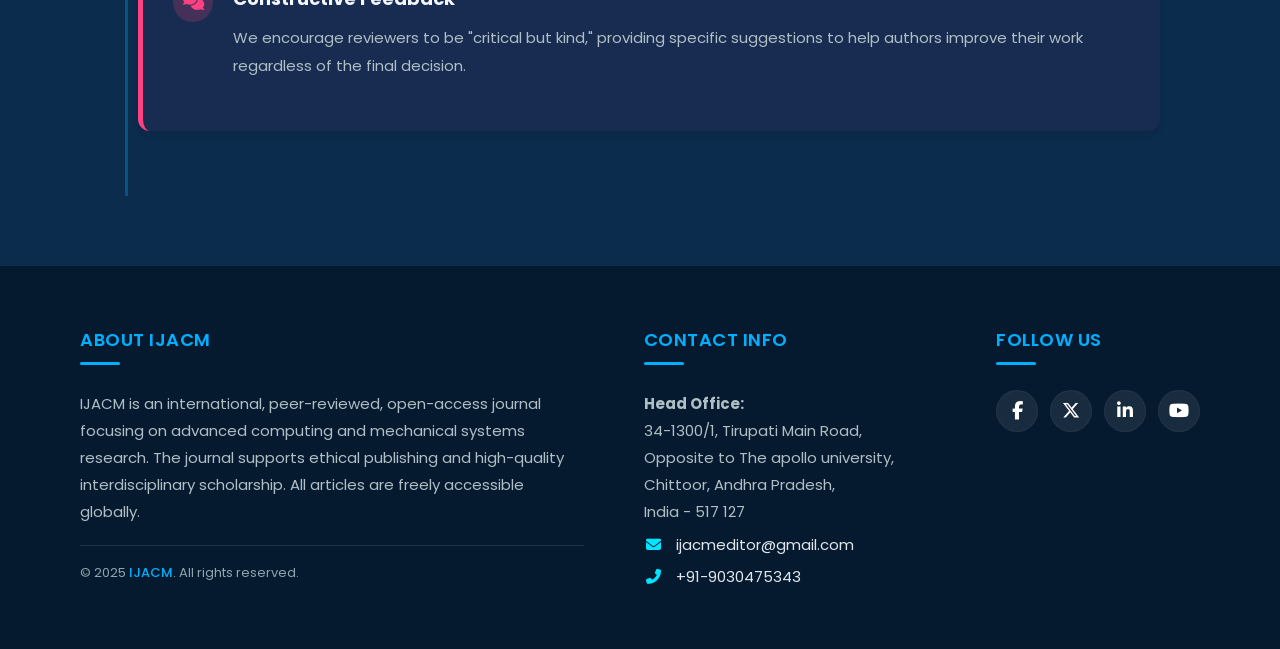
<file: pages/peer-review.html>
<!DOCTYPE html>
<html lang="en">

<head>
  <meta charset="UTF-8">
  <meta name="viewport" content="width=device-width, initial-scale=1.0">
  <title>Peer Review - IJACM</title>
  <meta name="keywords"
    content="advanced computing, mechanical systems, engineering research, open access journal, peer reviewed, IJACM">
  <meta name="description" content="Read Peer Review at International Journal of Advanced Computing and Mechanical Systems. Open access engineering methodology and research.">

  <!-- MAIN SITE CSS -->
  <link rel="stylesheet" href="https://cdnjs.cloudflare.com/ajax/libs/font-awesome/6.5.1/css/all.min.css">
  <style>
    /* ================= GLOBAL STYLES ================= */
    @import url('https://fonts.googleapis.com/css2?family=Poppins:wght@300;400;500;600;700;800&display=swap');

    :root {
      --primary: #1a237e;
      --secondary: #00b0ff;
      --accent: #ff4081;
      --accent-yellow: #ffc107;
      --bg-dark: #0b2c4d;
      --bg-darker: #061a2f;
      --text-light: #f5f7ff;
      --text-muted: #b0bec5;
      --white: #ffffff;
      --gradient-primary: linear-gradient(135deg, #1a237e 0%, #283593 100%);
      --gradient-secondary: linear-gradient(135deg, #00b0ff 0%, #2979ff 100%);
      --gradient-dark: linear-gradient(135deg, #0b2c4d 0%, #0d1b2a 100%);
      --radius-sm: 6px;
      --radius-md: 12px;
      --radius-lg: 20px;
      --shadow-sm: 0 4px 6px rgba(0, 0, 0, 0.1);
      --shadow-md: 0 10px 30px rgba(0, 0, 0, 0.2);
      --shadow-lg: 0 15px 40px rgba(0, 0, 0, 0.3);
      --shadow-glow: 0 0 15px rgba(0, 176, 255, 0.3);
      --transition-fast: 0.2s ease;
      --transition-normal: 0.3s ease;
      --transition-slow: 0.5s ease;
    }

    * {
      box-sizing: border-box;
      margin: 0;
      padding: 0;
    }

    html {
      scroll-behavior: smooth;
    }

    body {
      font-family: 'Poppins', sans-serif;
      background: var(--bg-dark);
      color: var(--text-light);
      line-height: 1.6;
      overflow-x: hidden;
    }

    a {
      text-decoration: none;
      color: inherit;
      transition: var(--transition-fast);
    }

    ul,
    ol {
      margin-left: 20px;
      margin-bottom: 20px;
    }

    main {
      padding: 30px 20px;
      min-height: 100vh;
    }

    /* ================= PAGE SPECIFIC STYLES ================= */
    .policy-container {
      max-width: 1100px;
      margin: 40px auto;
      padding: 0 20px;
    }

    .policy-header {
      text-align: center;
      margin-bottom: 60px;
      padding: 40px 0;
      background: var(--gradient-dark);
      border-radius: var(--radius-lg);
      box-shadow: var(--shadow-lg);
      position: relative;
      overflow: hidden;
    }

    .policy-header::before {
      content: "";
      position: absolute;
      top: 0;
      left: 0;
      right: 0;
      height: 4px;
      background: linear-gradient(90deg, var(--accent-yellow), var(--secondary), var(--accent));
    }

    .policy-title {
      font-size: 42px;
      font-weight: 800;
      margin-bottom: 15px;
      background: linear-gradient(90deg, var(--secondary), var(--accent-yellow));
      -webkit-background-clip: text;
      -webkit-text-fill-color: transparent;
      background-clip: text;
      animation: titleGlow 3s infinite alternate;
    }

    @keyframes titleGlow {
      0% {
        text-shadow: 0 0 5px rgba(0, 176, 255, 0.3);
      }

      100% {
        text-shadow: 0 0 15px rgba(255, 193, 7, 0.4);
      }
    }

    .policy-subtitle {
      background: var(--accent-yellow);
      color: #000;
      padding: 18px 25px;
      font-size: 22px;
      font-weight: 700;
      border-radius: var(--radius-md);
      margin: 40px 0 25px;
      display: flex;
      align-items: center;
      box-shadow: var(--shadow-sm);
      transition: transform var(--transition-normal), box-shadow var(--transition-normal);
      cursor: pointer;
      position: relative;
      overflow: hidden;
    }

    .policy-subtitle:hover {
      transform: translateY(-5px);
      box-shadow: var(--shadow-md);
    }

    .policy-subtitle::before {
      content: "";
      position: absolute;
      top: 0;
      left: 0;
      width: 8px;
      height: 100%;
      background: var(--primary);
    }

    .policy-subtitle i {
      margin-right: 15px;
      font-size: 26px;
      color: var(--primary);
    }

    .policy-content {
      font-size: 17px;
      line-height: 1.9;
      padding: 0 10px 25px;
      border-left: 3px solid rgba(0, 176, 255, 0.3);
      margin-left: 15px;
      transition: all var(--transition-normal);
      opacity: 0;
      transform: translateY(10px);
      animation: fadeInUp 0.6s forwards;
      animation-delay: 0.1s;
    }

    @keyframes fadeInUp {
      to {
        opacity: 1;
        transform: translateY(0);
      }
    }

    .policy-content p {
      margin-bottom: 20px;
    }

    .policy-content strong {
      color: var(--secondary);
    }

    .policy-content ul,
    .policy-content ol {
      margin-top: 15px;
      padding-left: 30px;
    }

    .policy-content li {
      margin-bottom: 15px;
      position: relative;
      padding-left: 10px;
    }

    .policy-content ul li::before {
      content: "•";
      color: var(--accent-yellow);
      font-weight: bold;
      position: absolute;
      left: -20px;
      font-size: 20px;
    }

    .policy-content ol li::before {
      content: counter(item) ".";
      counter-increment: item;
      color: var(--accent-yellow);
      font-weight: bold;
      position: absolute;
      left: -25px;
    }

    ol {
      counter-reset: item;
    }

    .timeline-container {
      display: grid;
      grid-template-columns: repeat(auto-fit, minmax(250px, 1fr));
      gap: 25px;
      margin: 40px 0;
    }

    .timeline-step {
      background: rgba(255, 255, 255, 0.05);
      border-radius: var(--radius-md);
      padding: 25px;
      box-shadow: var(--shadow-sm);
      border: 1px solid rgba(0, 176, 255, 0.1);
      transition: all var(--transition-normal);
      position: relative;
      overflow: hidden;
    }

    .timeline-step:hover {
      transform: translateY(-10px);
      box-shadow: var(--shadow-md);
      border-color: var(--secondary);
    }

    .timeline-step::before {
      content: "";
      position: absolute;
      top: 0;
      left: 0;
      width: 100%;
      height: 4px;
      background: linear-gradient(90deg, var(--secondary), var(--accent));
    }

    .timeline-step-icon {
      width: 60px;
      height: 60px;
      background: var(--gradient-secondary);
      border-radius: 50%;
      display: flex;
      align-items: center;
      justify-content: center;
      margin-bottom: 20px;
      font-size: 24px;
      box-shadow: var(--shadow-glow);
    }

    .timeline-step h4 {
      font-size: 20px;
      margin-bottom: 15px;
      color: var(--accent-yellow);
    }

    .timeline-step p {
      font-size: 15px;
      color: var(--text-muted);
    }

    .criteria-container {
      display: flex;
      flex-wrap: wrap;
      gap: 20px;
      margin: 40px 0;
    }

    .criterion-card {
      flex: 1;
      min-width: 250px;
      background: rgba(255, 255, 255, 0.05);
      border-radius: var(--radius-md);
      padding: 25px;
      box-shadow: var(--shadow-sm);
      border: 1px solid rgba(0, 176, 255, 0.1);
      transition: all var(--transition-normal);
      position: relative;
      overflow: hidden;
    }

    .criterion-card:hover {
      transform: translateY(-5px);
      box-shadow: var(--shadow-md);
    }

    .criterion-icon {
      width: 50px;
      height: 50px;
      background: var(--gradient-primary);
      border-radius: 50%;
      display: flex;
      align-items: center;
      justify-content: center;
      margin-bottom: 20px;
      font-size: 22px;
      color: var(--white);
    }

    .criterion-card h4 {
      font-size: 18px;
      margin-bottom: 15px;
      color: var(--secondary);
    }

    .criterion-card p {
      font-size: 15px;
      color: var(--text-muted);
    }

    .ethics-container {
      background: rgba(255, 64, 129, 0.05);
      border-radius: var(--radius-md);
      padding: 30px;
      margin: 40px 0;
      border-left: 5px solid var(--accent);
      box-shadow: var(--shadow-sm);
    }

    .ethics-container h3 {
      color: var(--accent);
      margin-bottom: 20px;
      font-size: 24px;
    }

    .ethics-point {
      display: flex;
      align-items: flex-start;
      margin-bottom: 20px;
      padding-bottom: 20px;
      border-bottom: 1px solid rgba(255, 64, 129, 0.2);
    }

    .ethics-point:last-child {
      border-bottom: none;
      margin-bottom: 0;
      padding-bottom: 0;
    }

    .ethics-icon {
      width: 40px;
      height: 40px;
      background: rgba(255, 64, 129, 0.2);
      border-radius: 50%;
      display: flex;
      align-items: center;
      justify-content: center;
      margin-right: 20px;
      flex-shrink: 0;
      color: var(--accent);
    }

    .ethics-content h4 {
      color: var(--text-light);
      margin-bottom: 8px;
      font-size: 18px;
    }

    .ethics-content p {
      color: var(--text-muted);
      font-size: 15px;
    }

    .time-visualization {
      background: rgba(0, 176, 255, 0.05);
      border-radius: var(--radius-md);
      padding: 30px;
      margin: 40px 0;
      border: 1px solid rgba(0, 176, 255, 0.2);
    }

    .time-visualization h3 {
      color: var(--secondary);
      margin-bottom: 25px;
      font-size: 24px;
    }

    .time-bar {
      height: 40px;
      background: rgba(255, 255, 255, 0.1);
      border-radius: 20px;
      margin: 20px 0;
      position: relative;
      overflow: hidden;
    }

    .time-segment {
      height: 100%;
      display: inline-block;
      position: absolute;
      top: 0;
      transition: width var(--transition-slow);
    }

    .segment-1 {
      background: linear-gradient(90deg, var(--accent-yellow), #ff9800);
      width: 15%;
      left: 0;
      border-radius: 20px 0 0 20px;
    }

    .segment-2 {
      background: linear-gradient(90deg, #ff9800, var(--secondary));
      width: 40%;
      left: 15%;
    }

    .segment-3 {
      background: linear-gradient(90deg, var(--secondary), var(--primary));
      width: 45%;
      left: 55%;
      border-radius: 0 20px 20px 0;
    }

    .time-labels {
      display: flex;
      justify-content: space-between;
      margin-top: 10px;
      font-size: 14px;
      color: var(--text-muted);
    }

    .time-label {
      display: flex;
      flex-direction: column;
      align-items: center;
    }

    .time-label span:first-child {
      font-weight: 600;
      color: var(--text-light);
      margin-bottom: 5px;
    }

    .expand-btn {
      display: inline-block;
      background: var(--gradient-secondary);
      color: white;
      border: none;
      padding: 12px 25px;
      border-radius: var(--radius-sm);
      font-weight: 600;
      cursor: pointer;
      margin-top: 20px;
      transition: all var(--transition-normal);
      box-shadow: var(--shadow-sm);
    }

    .expand-btn:hover {
      transform: translateY(-3px);
      box-shadow: var(--shadow-md);
    }

    .policy-note {
      background: rgba(255, 193, 7, 0.1);
      border-radius: var(--radius-md);
      padding: 25px;
      margin: 40px 0;
      border-left: 5px solid var(--accent-yellow);
    }

    .policy-note h4 {
      color: var(--accent-yellow);
      margin-bottom: 15px;
      font-size: 20px;
      display: flex;
      align-items: center;
    }

    .policy-note h4 i {
      margin-right: 10px;
    }

    /* ================= RESPONSIVE STYLES ================= */
    @media (max-width: 768px) {
      .policy-title {
        font-size: 32px;
      }

      .policy-subtitle {
        font-size: 20px;
        padding: 15px 20px;
      }

      .timeline-container {
        grid-template-columns: 1fr;
      }

      .criteria-container {
        flex-direction: column;
      }

      .policy-content {
        font-size: 16px;
        padding: 0 0 20px;
      }
    }

    @media (max-width: 480px) {
      .policy-title {
        font-size: 28px;
      }

      .policy-subtitle {
        font-size: 18px;
      }

      .policy-container {
        padding: 0 10px;
      }

      main {
        padding: 20px 10px;
      }
    }

    /* ================= ANIMATION CLASSES ================= */
    .fade-in {
      opacity: 0;
      animation: fadeIn 0.8s forwards;
    }

    @keyframes fadeIn {
      to {
        opacity: 1;
      }
    }

    .slide-in-left {
      opacity: 0;
      transform: translateX(-30px);
      animation: slideInLeft 0.6s forwards;
    }

    @keyframes slideInLeft {
      to {
        opacity: 1;
        transform: translateX(0);
      }
    }

    .pulse {
      animation: pulse 2s infinite;
    }

    @keyframes pulse {
      0% {
        box-shadow: 0 0 0 0 rgba(0, 176, 255, 0.4);
      }

      70% {
        box-shadow: 0 0 0 10px rgba(0, 176, 255, 0);
      }

      100% {
        box-shadow: 0 0 0 0 rgba(0, 176, 255, 0);
      }
    }
  </style>
</head>

<body>

  <!-- ================= HEADER ================= -->
  <div id="header-placeholder"></div>

  <!-- ================= NAVBAR ================= -->
  <div id="navbar-placeholder"></div>

  <!-- ================= MAIN CONTENT ================= -->
  <main>
    <div class="policy-container">

      <div class="policy-header">
        <h1 class="policy-title">Peer Review Policy</h1>
        <p style="font-size: 18px; max-width: 800px; margin: 0 auto; color: var(--text-muted);">
          Ensuring academic integrity and quality through a transparent, rigorous review process
        </p>
      </div>

      <div class="policy-subtitle slide-in-left" style="animation-delay: 0.2s;">
        <i class="fas fa-eye"></i> Overview
      </div>
      <div class="policy-content">
        <p>
          <strong>International Journal of Advanced Computing and Mechanical Systems (IJACM)</strong>
          follows a rigorous <strong>single-blind peer review process</strong> to ensure the quality,
          originality, and integrity of all published work. To maintain the highest standards of academic integrity,
          the identities of both the authors and the reviewers are concealed throughout the evaluation.
        </p>
      </div>

      <div class="policy-subtitle slide-in-left" style="animation-delay: 0.3s;">
        <i class="fas fa-sitemap"></i> Detailed Review Workflow
      </div>
      <div class="policy-content">
        <div class="timeline-container">
          <div class="timeline-step fade-in" style="animation-delay: 0.4s;">
            <div class="timeline-step-icon">
              <i class="fas fa-upload"></i>
            </div>
            <h4>Initial Submission & Editorial Screening</h4>
            <p>Every manuscript is first assessed by the Editor-in-Chief or a Section Editor. We check for alignment
              with the journal's scope, adherence to formatting guidelines, and basic scientific soundness. Plagiarism
              detection software is used at this stage.</p>
          </div>

          <div class="timeline-step fade-in" style="animation-delay: 0.5s;">
            <div class="timeline-step-icon">
              <i class="fas fa-user-tie"></i>
            </div>
            <h4>Expert Assignment</h4>
            <p>Manuscripts passing the initial screen are assigned to a minimum of two independent subject matter
              experts. Reviewers are selected based on their expertise, publication record, and lack of conflicts of
              interest.</p>
          </div>

          <div class="timeline-step fade-in" style="animation-delay: 0.6s;">
            <div class="timeline-step-icon">
              <i class="fas fa-search"></i>
            </div>
            <h4>Reviewer Evaluation</h4>
            <p>Reviewers assess the technical merit, methodology, and clarity of the work, providing detailed feedback
              and recommendations.</p>
          </div>

          <div class="timeline-step fade-in" style="animation-delay: 0.7s;">
            <div class="timeline-step-icon">
              <i class="fas fa-clipboard-check"></i>
            </div>
            <h4>Editorial Decision</h4>
            <p>The Editor-in-Chief reviews the reports and makes one of the following decisions: Accept, Minor Revision,
              Major Revision, or Reject.</p>
          </div>

          <div class="timeline-step fade-in" style="animation-delay: 0.8s;">
            <div class="timeline-step-icon">
              <i class="fas fa-check-double"></i>
            </div>
            <h4>Final Verification</h4>
            <p>Revised manuscripts are often sent back to the original reviewers to ensure all concerns were adequately
              addressed before publication.</p>
          </div>
        </div>
      </div>

      <div class="policy-subtitle slide-in-left" style="animation-delay: 0.9s;">
        <i class="fas fa-clipboard-list"></i> Evaluation Criteria
      </div>
      <div class="policy-content">
        <p>Reviewers are asked to provide feedback based on the following pillars:</p>

        <div class="criteria-container">
          <div class="criterion-card fade-in" style="animation-delay: 1.0s;">
            <div class="criterion-icon">
              <i class="fas fa-lightbulb"></i>
            </div>
            <h4>Originality</h4>
            <p>Does the work provide a new contribution to the field of computing or mechanical systems?</p>
          </div>

          <div class="criterion-card fade-in" style="animation-delay: 1.1s;">
            <div class="criterion-icon">
              <i class="fas fa-cogs"></i>
            </div>
            <h4>Technical Rigor</h4>
            <p>Is the methodology sound and are the results supported by the data?</p>
          </div>

          <div class="criterion-card fade-in" style="animation-delay: 1.2s;">
            <div class="criterion-icon">
              <i class="fas fa-pen-alt"></i>
            </div>
            <h4>Clarity</h4>
            <p>Is the manuscript well-written, organized, and easy to follow?</p>
          </div>

          <div class="criterion-card fade-in" style="animation-delay: 1.3s;">
            <div class="criterion-icon">
              <i class="fas fa-bullseye"></i>
            </div>
            <h4>Relevance</h4>
            <p>Does the research address current challenges or future trends in the industry?</p>
          </div>
        </div>
      </div>

      <div class="policy-subtitle slide-in-left" style="animation-delay: 1.4s;">
        <i class="fas fa-balance-scale"></i> Ethical Guidelines for Reviewers
      </div>
      <div class="policy-content">
        <div class="ethics-container fade-in" style="animation-delay: 1.5s;">
          <h3><i class="fas fa-shield-alt"></i> Reviewer Ethics</h3>

          <div class="ethics-point">
            <div class="ethics-icon">
              <i class="fas fa-exclamation-triangle"></i>
            </div>
            <div class="ethics-content">
              <h4>Conflict of Interest</h4>
              <p>Reviewers must recuse themselves if they have a personal or professional relationship with the authors
                that could bias their judgment.</p>
            </div>
          </div>

          <div class="ethics-point">
            <div class="ethics-icon">
              <i class="fas fa-lock"></i>
            </div>
            <div class="ethics-content">
              <h4>Confidentiality</h4>
              <p>Manuscripts are treated as confidential documents. Reviewers may not share or use the data before
                publication.</p>
            </div>
          </div>

          <div class="ethics-point">
            <div class="ethics-icon">
              <i class="fas fa-comments"></i>
            </div>
            <div class="ethics-content">
              <h4>Constructive Feedback</h4>
              <p>We encourage reviewers to be "critical but kind," providing specific suggestions to help authors
                improve their work regardless of the final decision.</p>
            </div>
          </div>
        </div>
      </div>

      <!--
      <div class="policy-subtitle slide-in-left" style="animation-delay: 1.6s;">
        <i class="fas fa-clock"></i> Estimated Timeline
      </div>
      <div class="policy-content">
        <p>We strive for a prompt review process to ensure timely dissemination of research:</p>

        <div class="time-visualization fade-in" style="animation-delay: 1.7s;">
          <h3><i class="fas fa-chart-bar"></i> Review Process Timeline</h3>

          <div class="time-bar">
            <div class="time-segment segment-1"></div>
            <div class="time-segment segment-2"></div>
            <div class="time-segment segment-3"></div>
          </div>

          <div class="time-labels">
            <div class="time-label">
              <span>Initial Screening</span>
              <span>1–2 weeks</span>
            </div>
            <div class="time-label">
              <span>Peer Review</span>
              <span>4–8 weeks</span>
            </div>
            <div class="time-label">
              <span>Final Decision</span>
              <span>Within 10–12 weeks</span>
            </div>
          </div>
        </div>

        <p><strong>Total Timeline:</strong> Within 10–12 weeks of submission.</p>
      </div>
    -->


    </div>
  </main>

  <!-- ================= FOOTER ================= -->
  <div id="footer-placeholder"></div>

  <script src="../script.js"></script>

  <script>
    // Add scroll animations
    document.addEventListener('DOMContentLoaded', function () {
      const observerOptions = {
        threshold: 0.1,
        rootMargin: '0px 0px -50px 0px'
      };

      const observer = new IntersectionObserver((entries) => {
        entries.forEach(entry => {
          if (entry.isIntersecting) {
            entry.target.classList.add('fade-in');
          }
        });
      }, observerOptions);

      // Observe all sections for animation
      const sections = document.querySelectorAll('.policy-subtitle, .timeline-step, .criterion-card, .ethics-container, .time-visualization, .policy-note');
      sections.forEach(section => {
        observer.observe(section);
      });

      // Add hover effect to subtitle sections
      const subtitles = document.querySelectorAll('.policy-subtitle');
      subtitles.forEach(subtitle => {
        subtitle.addEventListener('click', function () {
          const content = this.nextElementSibling;
          content.style.display = content.style.display === 'none' ? 'block' : 'none';
        });
      });

      // Animate the time segments on page load
      setTimeout(() => {
        document.querySelector('.segment-1').style.width = '15%';
        document.querySelector('.segment-2').style.width = '40%';
        document.querySelector('.segment-3').style.width = '45%';
      }, 100);
    });
  </script>
</body>

</html>
</file>
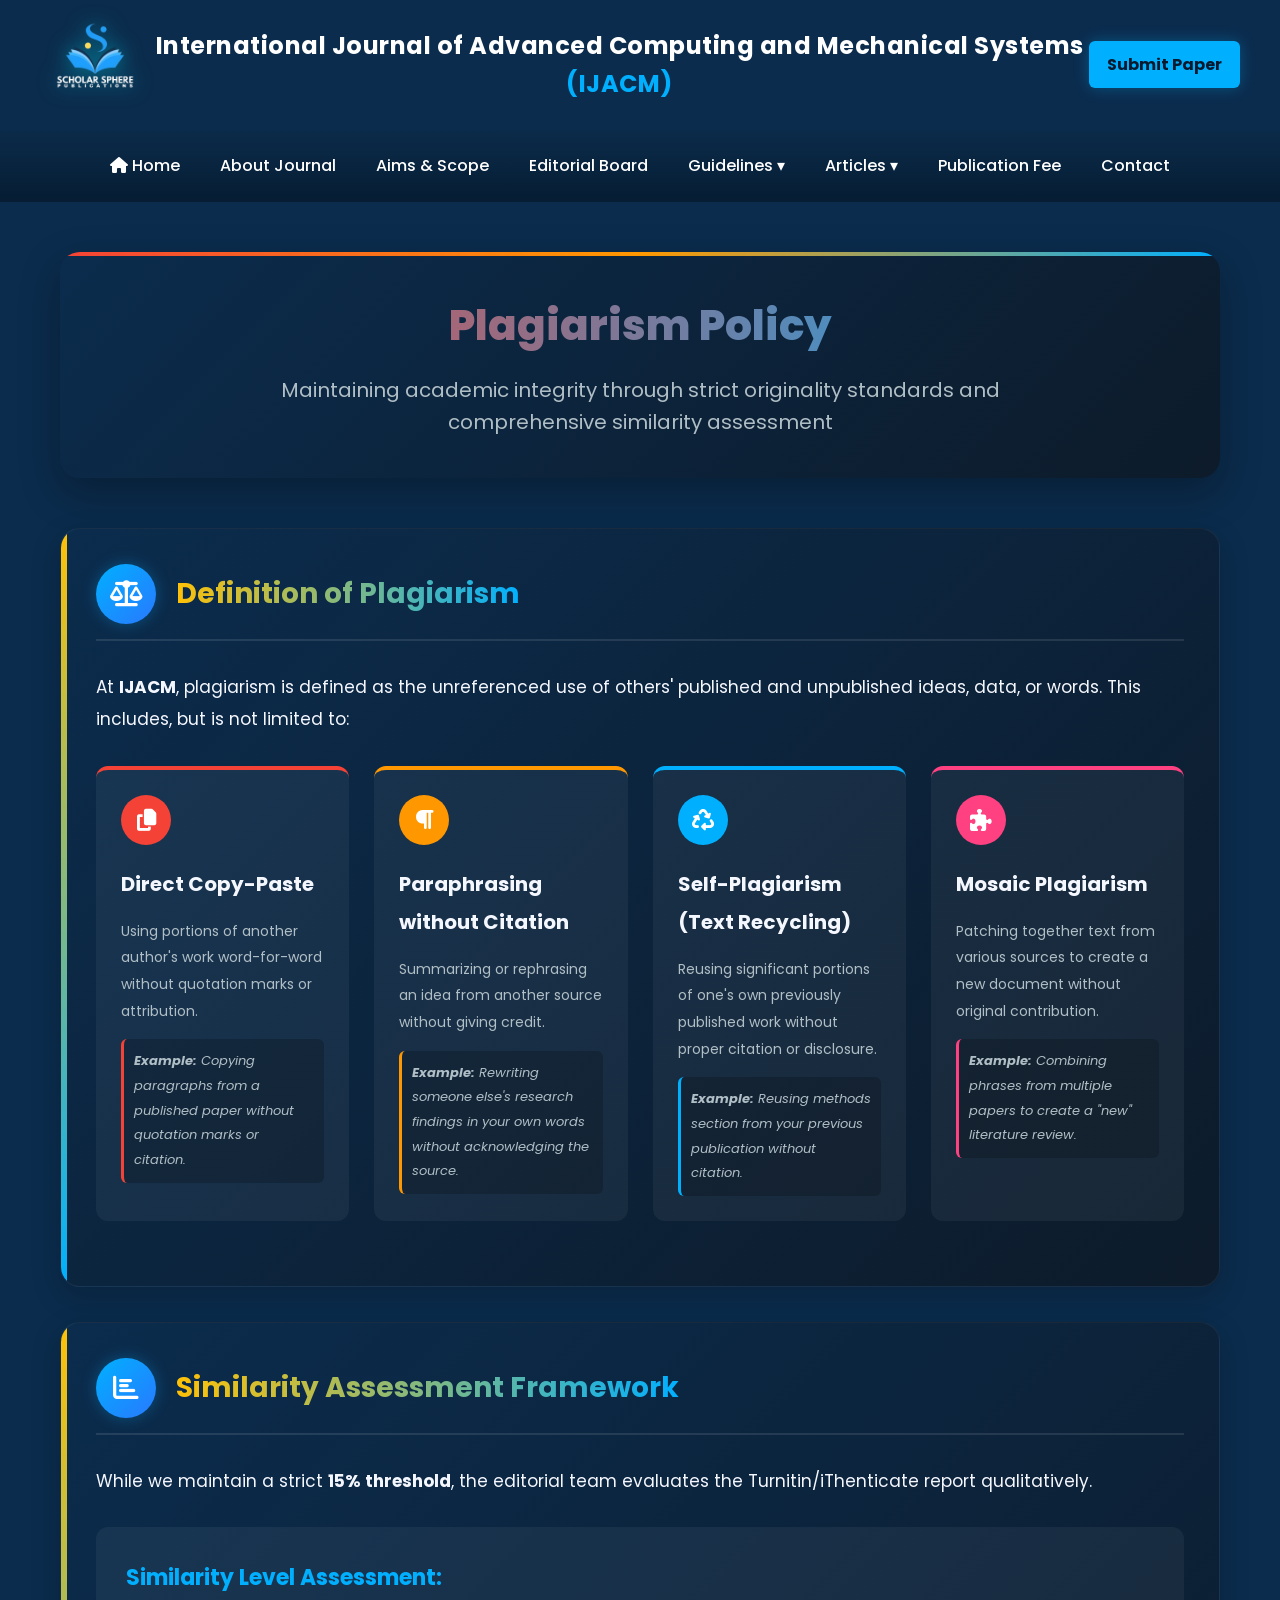
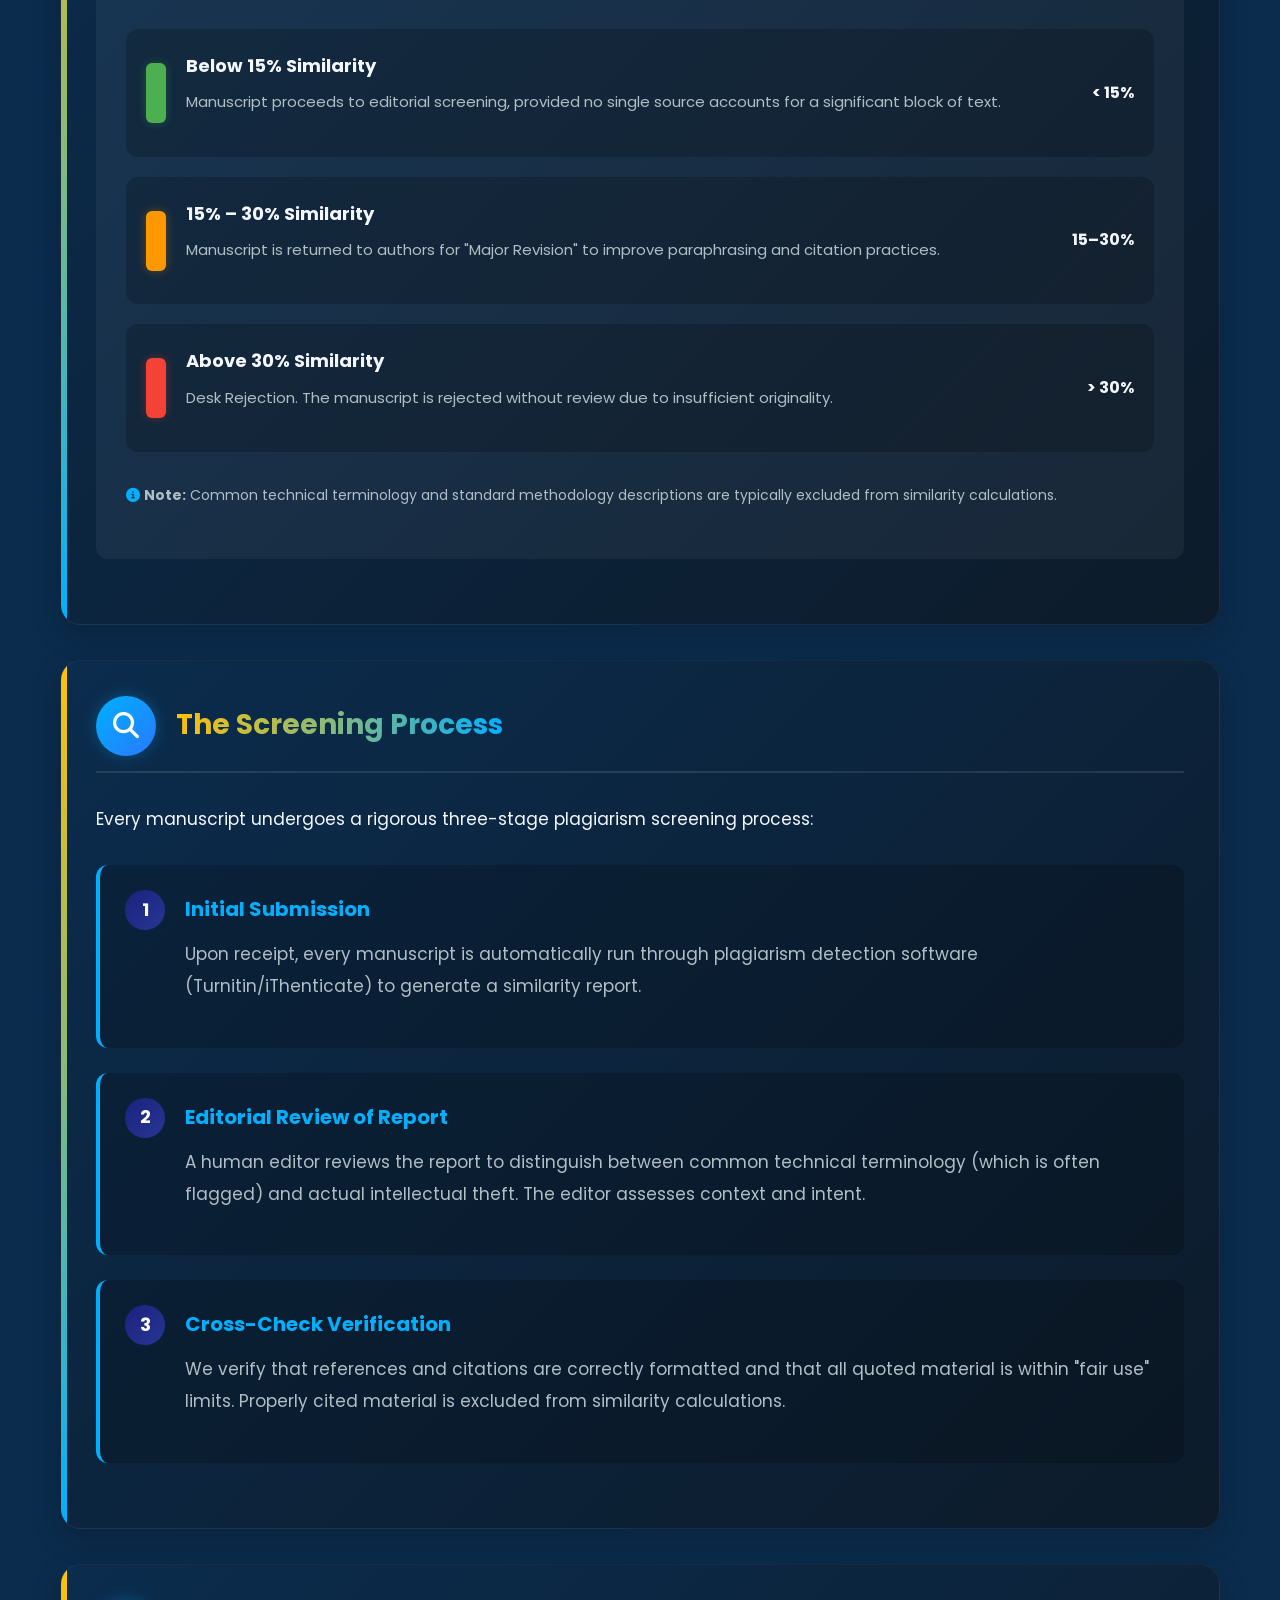
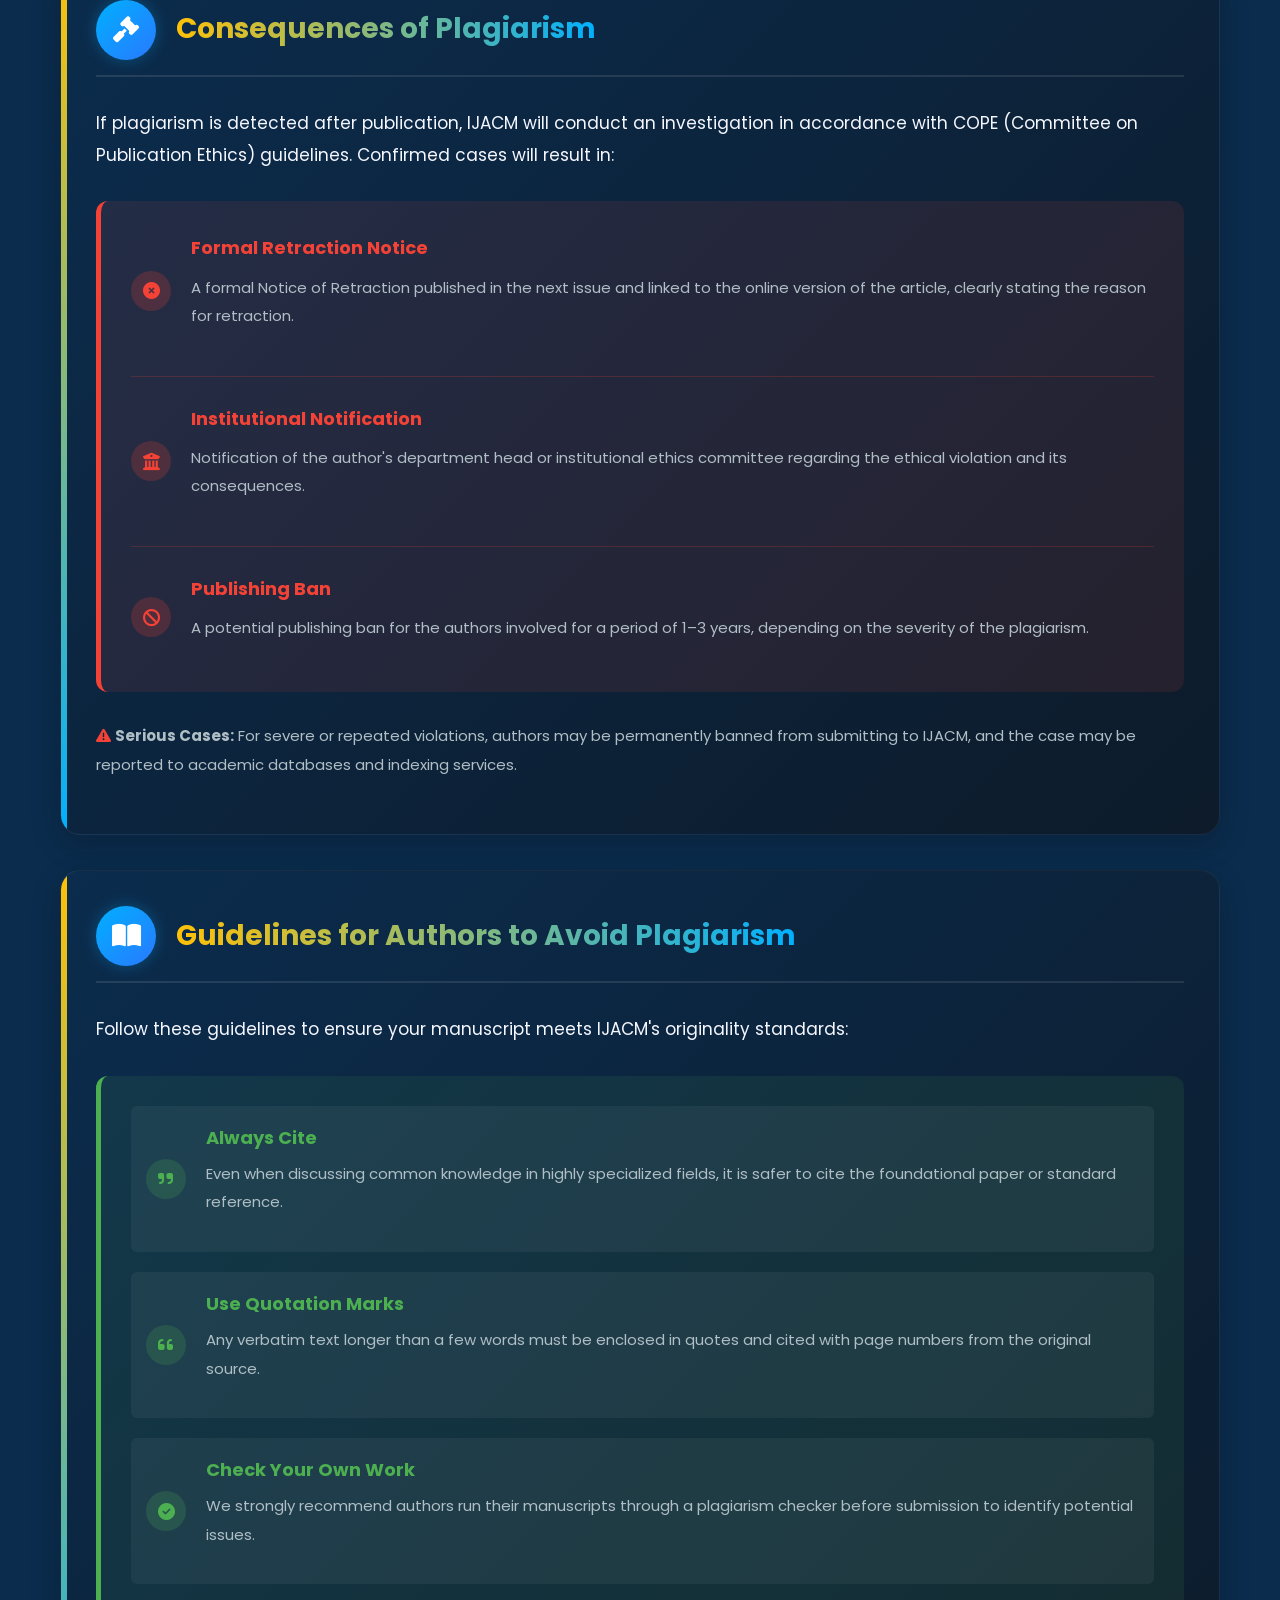
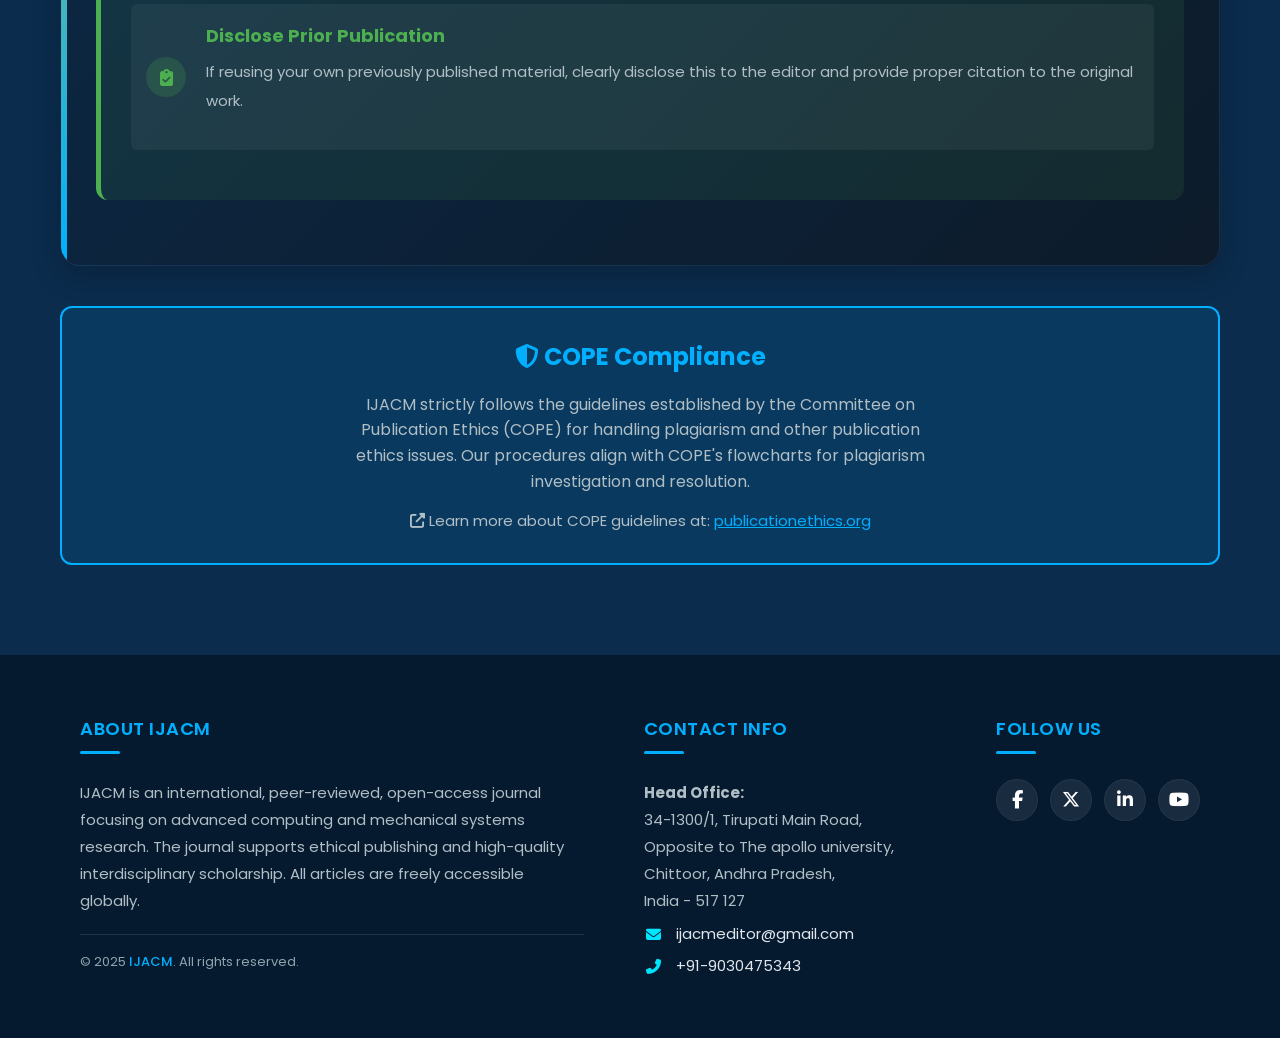
<file: pages/plagiarism-policy.html>
<!DOCTYPE html>
<html lang="en">

<head>
  <meta charset="UTF-8">
  <meta name="viewport" content="width=device-width, initial-scale=1.0">
  <title>Plagiarism Policy - IJACM</title>
  <meta name="keywords"
    content="plagiarism policy, academic integrity, research ethics, self-plagiarism, similarity check, COPE guidelines">
  <meta name="description"
    content="IJACM's comprehensive Plagiarism Policy for maintaining academic integrity and originality in research publications.">

  <!-- MAIN SITE CSS -->
  <link rel="stylesheet" href="https://cdnjs.cloudflare.com/ajax/libs/font-awesome/6.5.1/css/all.min.css">
  <style>
    /* ================= GLOBAL STYLES ================= */
    @import url('https://fonts.googleapis.com/css2?family=Poppins:wght@300;400;500;600;700;800&display=swap');

    :root {
      --primary: #1a237e;
      --secondary: #00b0ff;
      --accent: #ff4081;
      --accent-yellow: #ffc107;
      --success: #4caf50;
      --warning: #ff9800;
      --danger: #f44336;
      --bg-dark: #0b2c4d;
      --bg-darker: #061a2f;
      --text-light: #f5f7ff;
      --text-muted: #b0bec5;
      --white: #ffffff;
      --gradient-primary: linear-gradient(135deg, #1a237e 0%, #283593 100%);
      --gradient-secondary: linear-gradient(135deg, #00b0ff 0%, #2979ff 100%);
      --gradient-dark: linear-gradient(135deg, #0b2c4d 0%, #0d1b2a 100%);
      --radius-sm: 6px;
      --radius-md: 12px;
      --radius-lg: 20px;
      --shadow-sm: 0 4px 6px rgba(0, 0, 0, 0.1);
      --shadow-md: 0 10px 30px rgba(0, 0, 0, 0.2);
      --shadow-lg: 0 15px 40px rgba(0, 0, 0, 0.3);
      --shadow-glow: 0 0 15px rgba(0, 176, 255, 0.3);
      --transition-fast: 0.2s ease;
      --transition-normal: 0.3s ease;
      --transition-slow: 0.5s ease;
    }

    * {
      box-sizing: border-box;
      margin: 0;
      padding: 0;
    }

    html {
      scroll-behavior: smooth;
    }

    body {
      font-family: 'Poppins', sans-serif;
      background: var(--bg-dark);
      color: var(--text-light);
      line-height: 1.6;
      overflow-x: hidden;
      display: flex;
      flex-direction: column;
      min-height: 100vh;
    }

    a {
      text-decoration: none;
      color: inherit;
      transition: var(--transition-fast);
    }

    ul,
    ol {
      margin-left: 20px;
      margin-bottom: 20px;
    }

    main {
      padding: 30px 20px;
      flex: 1;
      display: flex;
      flex-direction: column;
    }

    /* ================= PAGE LAYOUT ================= */
    .plagiarism-container {
      max-width: 1200px;
      margin: 0 auto;
      padding: 20px;
    }

    .plagiarism-header {
      text-align: center;
      margin-bottom: 50px;
      padding: 40px 30px;
      background: var(--gradient-dark);
      border-radius: var(--radius-lg);
      box-shadow: var(--shadow-lg);
      position: relative;
      overflow: hidden;
    }

    .plagiarism-header::before {
      content: "";
      position: absolute;
      top: 0;
      left: 0;
      right: 0;
      height: 4px;
      background: linear-gradient(90deg, var(--danger), var(--warning), var(--secondary));
    }

    .plagiarism-title {
      font-size: 42px;
      font-weight: 800;
      margin-bottom: 15px;
      background: linear-gradient(90deg, var(--danger), var(--secondary));
      -webkit-background-clip: text;
      -webkit-text-fill-color: transparent;
      background-clip: text;
      animation: titleGlow 3s infinite alternate;
    }

    @keyframes titleGlow {
      0% {
        text-shadow: 0 0 5px rgba(244, 67, 54, 0.3);
      }

      100% {
        text-shadow: 0 0 15px rgba(0, 176, 255, 0.4);
      }
    }

    .plagiarism-subtitle {
      font-size: 20px;
      color: var(--text-muted);
      max-width: 800px;
      margin: 0 auto;
    }

    /* ================= SECTION STYLES ================= */
    .policy-section {
      background: var(--gradient-dark);
      border-radius: var(--radius-lg);
      margin-bottom: 35px;
      padding: 35px;
      box-shadow: var(--shadow-md);
      border: 1px solid rgba(255, 255, 255, 0.05);
      position: relative;
      overflow: hidden;
      transition: all var(--transition-normal);
    }

    .policy-section:hover {
      transform: translateY(-5px);
      box-shadow: var(--shadow-lg);
      border-color: rgba(0, 176, 255, 0.2);
    }

    .policy-section::before {
      content: "";
      position: absolute;
      top: 0;
      left: 0;
      width: 6px;
      height: 100%;
      background: linear-gradient(to bottom, var(--accent-yellow), var(--secondary));
    }

    .section-header {
      display: flex;
      align-items: center;
      margin-bottom: 30px;
      padding-bottom: 15px;
      border-bottom: 2px solid rgba(255, 255, 255, 0.1);
    }

    .section-icon {
      width: 60px;
      height: 60px;
      background: var(--gradient-secondary);
      border-radius: 50%;
      display: flex;
      align-items: center;
      justify-content: center;
      margin-right: 20px;
      font-size: 26px;
      color: var(--white);
      flex-shrink: 0;
      box-shadow: var(--shadow-glow);
    }

    .section-title {
      font-size: 28px;
      font-weight: 700;
      color: var(--accent-yellow);
      background: linear-gradient(90deg, var(--accent-yellow), var(--secondary));
      -webkit-background-clip: text;
      -webkit-text-fill-color: transparent;
      background-clip: text;
    }

    .section-content {
      font-size: 17px;
      line-height: 1.9;
      color: var(--text-light);
    }

    .section-content p {
      margin-bottom: 20px;
    }

    /* ================= PLAGIARISM TYPES GRID ================= */
    .types-grid {
      display: grid;
      grid-template-columns: repeat(auto-fit, minmax(250px, 1fr));
      gap: 25px;
      margin: 30px 0;
    }

    .type-card {
      background: rgba(255, 255, 255, 0.05);
      border-radius: var(--radius-md);
      padding: 25px;
      border-top: 4px solid;
      transition: all var(--transition-normal);
      position: relative;
      overflow: hidden;
    }

    .type-card:hover {
      transform: translateY(-5px);
      box-shadow: var(--shadow-md);
    }

    .type-card.direct {
      border-top-color: var(--danger);
    }

    .type-card.paraphrasing {
      border-top-color: var(--warning);
    }

    .type-card.self {
      border-top-color: var(--secondary);
    }

    .type-card.mosaic {
      border-top-color: var(--accent);
    }

    .type-icon {
      width: 50px;
      height: 50px;
      border-radius: 50%;
      display: flex;
      align-items: center;
      justify-content: center;
      margin-bottom: 20px;
      font-size: 22px;
      color: var(--white);
    }

    .direct .type-icon {
      background: var(--danger);
    }

    .paraphrasing .type-icon {
      background: var(--warning);
    }

    .self .type-icon {
      background: var(--secondary);
    }

    .mosaic .type-icon {
      background: var(--accent);
    }

    .type-card h4 {
      font-size: 20px;
      margin-bottom: 15px;
      color: var(--text-light);
    }

    .type-card p {
      font-size: 14px;
      color: var(--text-muted);
      margin-bottom: 15px;
    }

    .type-example {
      font-size: 13px;
      color: var(--text-muted);
      font-style: italic;
      padding: 10px;
      background: rgba(0, 0, 0, 0.2);
      border-radius: var(--radius-sm);
      border-left: 3px solid;
      margin-top: 10px;
    }

    .direct .type-example {
      border-left-color: var(--danger);
    }

    .paraphrasing .type-example {
      border-left-color: var(--warning);
    }

    .self .type-example {
      border-left-color: var(--secondary);
    }

    .mosaic .type-example {
      border-left-color: var(--accent);
    }

    /* ================= SIMILARITY FRAMEWORK ================= */
    .similarity-container {
      background: rgba(255, 255, 255, 0.05);
      border-radius: var(--radius-md);
      padding: 30px;
      margin: 30px 0;
    }

    .similarity-scale {
      display: flex;
      flex-direction: column;
      gap: 20px;
      margin: 30px 0;
    }

    .similarity-level {
      display: flex;
      align-items: center;
      padding: 20px;
      border-radius: var(--radius-md);
      background: rgba(0, 0, 0, 0.2);
      transition: all var(--transition-normal);
    }

    .similarity-level:hover {
      transform: translateX(10px);
      background: rgba(0, 0, 0, 0.3);
    }

    .level-indicator {
      width: 20px;
      height: 60px;
      margin-right: 20px;
      border-radius: var(--radius-sm);
    }

    .level-indicator.low {
      background: var(--success);
      box-shadow: 0 0 10px rgba(76, 175, 80, 0.3);
    }

    .level-indicator.medium {
      background: var(--warning);
      box-shadow: 0 0 10px rgba(255, 152, 0, 0.3);
    }

    .level-indicator.high {
      background: var(--danger);
      box-shadow: 0 0 10px rgba(244, 67, 54, 0.3);
    }

    .level-content {
      flex: 1;
    }

    .level-content h4 {
      font-size: 18px;
      margin-bottom: 5px;
      color: var(--text-light);
    }

    .level-content p {
      font-size: 15px;
      color: var(--text-muted);
    }

    .level-range {
      font-size: 16px;
      font-weight: 700;
      color: var(--text-light);
      min-width: 80px;
      text-align: right;
    }

    /* ================= SCREENING PROCESS ================= */
    .process-steps {
      display: flex;
      flex-direction: column;
      gap: 25px;
      margin: 30px 0;
    }

    .process-step {
      display: flex;
      align-items: flex-start;
      padding: 25px;
      background: rgba(0, 0, 0, 0.2);
      border-radius: var(--radius-md);
      border-left: 4px solid var(--secondary);
      transition: all var(--transition-normal);
    }

    .process-step:hover {
      transform: translateX(10px);
      background: rgba(0, 0, 0, 0.3);
    }

    .step-number {
      width: 40px;
      height: 40px;
      background: var(--gradient-primary);
      border-radius: 50%;
      display: flex;
      align-items: center;
      justify-content: center;
      font-weight: 700;
      font-size: 18px;
      color: var(--white);
      margin-right: 20px;
      flex-shrink: 0;
    }

    .step-content h4 {
      color: var(--secondary);
      margin-bottom: 10px;
      font-size: 20px;
    }

    .step-content p {
      color: var(--text-muted);
    }

    /* ================= CONSEQUENCES SECTION ================= */
    .consequences-container {
      background: rgba(244, 67, 54, 0.1);
      border-radius: var(--radius-md);
      padding: 30px;
      margin: 30px 0;
      border-left: 5px solid var(--danger);
    }

    .consequence-item {
      display: flex;
      align-items: center;
      margin-bottom: 25px;
      padding-bottom: 25px;
      border-bottom: 1px solid rgba(244, 67, 54, 0.2);
    }

    .consequence-item:last-child {
      border-bottom: none;
      margin-bottom: 0;
      padding-bottom: 0;
    }

    .consequence-icon {
      width: 40px;
      height: 40px;
      background: rgba(244, 67, 54, 0.2);
      border-radius: 50%;
      display: flex;
      align-items: center;
      justify-content: center;
      margin-right: 20px;
      flex-shrink: 0;
      color: var(--danger);
    }

    .consequence-content h4 {
      color: var(--danger);
      margin-bottom: 8px;
      font-size: 18px;
    }

    .consequence-content p {
      color: var(--text-muted);
      font-size: 15px;
    }

    /* ================= GUIDELINES SECTION ================= */
    .guidelines-container {
      background: rgba(76, 175, 80, 0.1);
      border-radius: var(--radius-md);
      padding: 30px;
      margin: 30px 0;
      border-left: 5px solid var(--success);
    }

    .guideline-item {
      display: flex;
      align-items: center;
      margin-bottom: 20px;
      padding: 15px;
      background: rgba(255, 255, 255, 0.05);
      border-radius: var(--radius-sm);
      transition: all var(--transition-normal);
    }

    .guideline-item:hover {
      transform: translateX(10px);
      background: rgba(255, 255, 255, 0.1);
    }

    .guideline-icon {
      width: 40px;
      height: 40px;
      background: rgba(76, 175, 80, 0.2);
      border-radius: 50%;
      display: flex;
      align-items: center;
      justify-content: center;
      margin-right: 20px;
      flex-shrink: 0;
      color: var(--success);
    }

    .guideline-content h4 {
      color: var(--success);
      margin-bottom: 5px;
      font-size: 18px;
    }

    .guideline-content p {
      color: var(--text-muted);
      font-size: 15px;
    }

    /* ================= COPE COMPLIANCE ================= */
    .cope-compliance {
      background: rgba(0, 176, 255, 0.1);
      border-radius: var(--radius-md);
      padding: 30px;
      margin: 40px 0;
      text-align: center;
      border: 2px solid var(--secondary);
    }

    .cope-compliance h3 {
      color: var(--secondary);
      margin-bottom: 15px;
      font-size: 24px;
    }

    .cope-compliance p {
      color: var(--text-muted);
      max-width: 600px;
      margin: 0 auto;
    }

    /* ================= RESPONSIVE STYLES ================= */
    @media (max-width: 992px) {
      .plagiarism-title {
        font-size: 36px;
      }

      .policy-section {
        padding: 25px;
      }

      .section-title {
        font-size: 24px;
      }

      .types-grid {
        grid-template-columns: repeat(2, 1fr);
      }
    }

    @media (max-width: 768px) {
      .plagiarism-title {
        font-size: 32px;
      }

      .plagiarism-header {
        padding: 30px 20px;
      }

      .section-header {
        flex-direction: column;
        text-align: center;
      }

      .section-icon {
        margin-right: 0;
        margin-bottom: 15px;
      }

      .types-grid {
        grid-template-columns: 1fr;
      }

      .similarity-level {
        flex-direction: column;
        text-align: center;
      }

      .level-indicator {
        width: 60px;
        height: 20px;
        margin-right: 0;
        margin-bottom: 15px;
      }

      .level-range {
        text-align: center;
        margin-top: 10px;
      }

      .process-step {
        flex-direction: column;
        align-items: center;
        text-align: center;
      }

      .step-number {
        margin-right: 0;
        margin-bottom: 15px;
      }

      .consequence-item,
      .guideline-item {
        flex-direction: column;
        text-align: center;
      }

      .consequence-icon,
      .guideline-icon {
        margin-right: 0;
        margin-bottom: 15px;
      }
    }

    @media (max-width: 480px) {
      .plagiarism-title {
        font-size: 28px;
      }

      .plagiarism-subtitle {
        font-size: 16px;
      }

      .policy-section {
        padding: 20px;
      }

      .section-content {
        font-size: 16px;
      }
    }

    /* ================= ANIMATIONS ================= */
    @keyframes fadeInUp {
      from {
        opacity: 0;
        transform: translateY(30px);
      }

      to {
        opacity: 1;
        transform: translateY(0);
      }
    }

    .fade-in {
      animation: fadeInUp 0.6s ease forwards;
    }
  </style>
</head>

<body>
  <!-- ================= HEADER & NAVBAR ================= -->
  <div id="header-placeholder"></div>
  <div id="navbar-placeholder"></div>

  <!-- ================= MAIN CONTENT ================= -->
  <main>
    <div class="plagiarism-container">
      <div class="plagiarism-header fade-in">
        <h1 class="plagiarism-title">Plagiarism Policy</h1>
        <p class="plagiarism-subtitle">
          Maintaining academic integrity through strict originality standards and comprehensive similarity assessment
        </p>
      </div>

      <!-- Definition of Plagiarism -->
      <section class="policy-section fade-in">
        <div class="section-header">
          <div class="section-icon">
            <i class="fas fa-balance-scale"></i>
          </div>
          <h2 class="section-title">Definition of Plagiarism</h2>
        </div>
        <div class="section-content">
          <p>At <strong>IJACM</strong>, plagiarism is defined as the unreferenced use of others' published and
            unpublished ideas, data, or words. This includes, but is not limited to:</p>

          <div class="types-grid">
            <div class="type-card direct">
              <div class="type-icon">
                <i class="fas fa-copy"></i>
              </div>
              <h4>Direct Copy-Paste</h4>
              <p>Using portions of another author's work word-for-word without quotation marks or attribution.</p>
              <div class="type-example">
                <strong>Example:</strong> Copying paragraphs from a published paper without quotation marks or citation.
              </div>
            </div>

            <div class="type-card paraphrasing">
              <div class="type-icon">
                <i class="fas fa-paragraph"></i>
              </div>
              <h4>Paraphrasing without Citation</h4>
              <p>Summarizing or rephrasing an idea from another source without giving credit.</p>
              <div class="type-example">
                <strong>Example:</strong> Rewriting someone else's research findings in your own words without
                acknowledging the source.
              </div>
            </div>

            <div class="type-card self">
              <div class="type-icon">
                <i class="fas fa-recycle"></i>
              </div>
              <h4>Self-Plagiarism (Text Recycling)</h4>
              <p>Reusing significant portions of one's own previously published work without proper citation or
                disclosure.</p>
              <div class="type-example">
                <strong>Example:</strong> Reusing methods section from your previous publication without citation.
              </div>
            </div>

            <div class="type-card mosaic">
              <div class="type-icon">
                <i class="fas fa-puzzle-piece"></i>
              </div>
              <h4>Mosaic Plagiarism</h4>
              <p>Patching together text from various sources to create a new document without original contribution.</p>
              <div class="type-example">
                <strong>Example:</strong> Combining phrases from multiple papers to create a "new" literature review.
              </div>
            </div>
          </div>
        </div>
      </section>

      <!-- Similarity Assessment Framework -->
      <section class="policy-section fade-in" style="animation-delay: 0.1s;">
        <div class="section-header">
          <div class="section-icon">
            <i class="fas fa-chart-bar"></i>
          </div>
          <h2 class="section-title">Similarity Assessment Framework</h2>
        </div>
        <div class="section-content">
          <p>While we maintain a strict <strong>15% threshold</strong>, the editorial team evaluates the
            Turnitin/iThenticate report qualitatively.</p>

          <div class="similarity-container">
            <h3 style="color: var(--secondary); margin-bottom: 25px; font-size: 22px;">Similarity Level Assessment:</h3>

            <div class="similarity-scale">
              <div class="similarity-level">
                <div class="level-indicator low"></div>
                <div class="level-content">
                  <h4>Below 15% Similarity</h4>
                  <p>Manuscript proceeds to editorial screening, provided no single source accounts for a significant
                    block of text.</p>
                </div>
                <div class="level-range">&lt; 15%</div>
              </div>

              <div class="similarity-level">
                <div class="level-indicator medium"></div>
                <div class="level-content">
                  <h4>15% – 30% Similarity</h4>
                  <p>Manuscript is returned to authors for "Major Revision" to improve paraphrasing and citation
                    practices.</p>
                </div>
                <div class="level-range">15–30%</div>
              </div>

              <div class="similarity-level">
                <div class="level-indicator high"></div>
                <div class="level-content">
                  <h4>Above 30% Similarity</h4>
                  <p>Desk Rejection. The manuscript is rejected without review due to insufficient originality.</p>
                </div>
                <div class="level-range">&gt; 30%</div>
              </div>
            </div>

            <p style="color: var(--text-muted); font-size: 14px; margin-top: 20px;">
              <i class="fas fa-info-circle" style="color: var(--secondary);"></i>
              <strong>Note:</strong> Common technical terminology and standard methodology descriptions are typically
              excluded from similarity calculations.
            </p>
          </div>
        </div>
      </section>

      <!-- The Screening Process -->
      <section class="policy-section fade-in" style="animation-delay: 0.2s;">
        <div class="section-header">
          <div class="section-icon">
            <i class="fas fa-search"></i>
          </div>
          <h2 class="section-title">The Screening Process</h2>
        </div>
        <div class="section-content">
          <p>Every manuscript undergoes a rigorous three-stage plagiarism screening process:</p>

          <div class="process-steps">
            <div class="process-step">
              <div class="step-number">1</div>
              <div class="step-content">
                <h4>Initial Submission</h4>
                <p>Upon receipt, every manuscript is automatically run through plagiarism detection software
                  (Turnitin/iThenticate) to generate a similarity report.</p>
              </div>
            </div>

            <div class="process-step">
              <div class="step-number">2</div>
              <div class="step-content">
                <h4>Editorial Review of Report</h4>
                <p>A human editor reviews the report to distinguish between common technical terminology (which is often
                  flagged) and actual intellectual theft. The editor assesses context and intent.</p>
              </div>
            </div>

            <div class="process-step">
              <div class="step-number">3</div>
              <div class="step-content">
                <h4>Cross-Check Verification</h4>
                <p>We verify that references and citations are correctly formatted and that all quoted material is
                  within "fair use" limits. Properly cited material is excluded from similarity calculations.</p>
              </div>
            </div>
          </div>
        </div>
      </section>

      <!-- Consequences of Plagiarism -->
      <section class="policy-section fade-in" style="animation-delay: 0.3s;">
        <div class="section-header">
          <div class="section-icon">
            <i class="fas fa-gavel"></i>
          </div>
          <h2 class="section-title">Consequences of Plagiarism</h2>
        </div>
        <div class="section-content">
          <p>If plagiarism is detected after publication, IJACM will conduct an investigation in accordance with COPE
            (Committee on Publication Ethics) guidelines. Confirmed cases will result in:</p>

          <div class="consequences-container">
            <div class="consequence-item">
              <div class="consequence-icon">
                <i class="fas fa-times-circle"></i>
              </div>
              <div class="consequence-content">
                <h4>Formal Retraction Notice</h4>
                <p>A formal Notice of Retraction published in the next issue and linked to the online version of the
                  article, clearly stating the reason for retraction.</p>
              </div>
            </div>

            <div class="consequence-item">
              <div class="consequence-icon">
                <i class="fas fa-university"></i>
              </div>
              <div class="consequence-content">
                <h4>Institutional Notification</h4>
                <p>Notification of the author's department head or institutional ethics committee regarding the ethical
                  violation and its consequences.</p>
              </div>
            </div>

            <div class="consequence-item">
              <div class="consequence-icon">
                <i class="fas fa-ban"></i>
              </div>
              <div class="consequence-content">
                <h4>Publishing Ban</h4>
                <p>A potential publishing ban for the authors involved for a period of 1–3 years, depending on the
                  severity of the plagiarism.</p>
              </div>
            </div>
          </div>

          <p style="color: var(--text-muted); font-size: 15px; margin-top: 20px;">
            <i class="fas fa-exclamation-triangle" style="color: var(--danger);"></i>
            <strong>Serious Cases:</strong> For severe or repeated violations, authors may be permanently banned from
            submitting to IJACM, and the case may be reported to academic databases and indexing services.
          </p>
        </div>
      </section>

      <!-- Guidelines for Authors -->
      <section class="policy-section fade-in" style="animation-delay: 0.4s;">
        <div class="section-header">
          <div class="section-icon">
            <i class="fas fa-book-open"></i>
          </div>
          <h2 class="section-title">Guidelines for Authors to Avoid Plagiarism</h2>
        </div>
        <div class="section-content">
          <p>Follow these guidelines to ensure your manuscript meets IJACM's originality standards:</p>

          <div class="guidelines-container">
            <div class="guideline-item">
              <div class="guideline-icon">
                <i class="fas fa-quote-right"></i>
              </div>
              <div class="guideline-content">
                <h4>Always Cite</h4>
                <p>Even when discussing common knowledge in highly specialized fields, it is safer to cite the
                  foundational paper or standard reference.</p>
              </div>
            </div>

            <div class="guideline-item">
              <div class="guideline-icon">
                <i class="fas fa-quote-left"></i>
              </div>
              <div class="guideline-content">
                <h4>Use Quotation Marks</h4>
                <p>Any verbatim text longer than a few words must be enclosed in quotes and cited with page numbers from
                  the original source.</p>
              </div>
            </div>

            <div class="guideline-item">
              <div class="guideline-icon">
                <i class="fas fa-check-circle"></i>
              </div>
              <div class="guideline-content">
                <h4>Check Your Own Work</h4>
                <p>We strongly recommend authors run their manuscripts through a plagiarism checker before submission to
                  identify potential issues.</p>
              </div>
            </div>

            <div class="guideline-item">
              <div class="guideline-icon">
                <i class="fas fa-clipboard-check"></i>
              </div>
              <div class="guideline-content">
                <h4>Disclose Prior Publication</h4>
                <p>If reusing your own previously published material, clearly disclose this to the editor and provide
                  proper citation to the original work.</p>
              </div>
            </div>
          </div>
        </div>
      </section>

      <!-- COPE Compliance -->
      <div class="cope-compliance fade-in" style="animation-delay: 0.5s;">
        <h3><i class="fas fa-shield-alt"></i> COPE Compliance</h3>
        <p>IJACM strictly follows the guidelines established by the Committee on Publication Ethics (COPE) for handling
          plagiarism and other publication ethics issues. Our procedures align with COPE's flowcharts for plagiarism
          investigation and resolution.</p>
        <p style="font-size: 15px; color: var(--text-muted); margin-top: 15px;">
          <i class="fas fa-external-link-alt"></i>
          Learn more about COPE guidelines at: <a href="https://publicationethics.org" target="_blank"
            style="color: var(--secondary); text-decoration: underline;">publicationethics.org</a>
        </p>
      </div>
    </div>
  </main>

  <!-- ================= FOOTER ================= -->
  <div id="footer-placeholder"></div>

  <!-- SITE SCRIPT -->
  <script src="../script.js"></script>

  <script>
    document.addEventListener('DOMContentLoaded', function () {
      // Add fade-in animations on scroll
      const observerOptions = {
        threshold: 0.1,
        rootMargin: '0px 0px -50px 0px'
      };

      const observer = new IntersectionObserver((entries) => {
        entries.forEach(entry => {
          if (entry.isIntersecting) {
            entry.target.classList.add('fade-in');
          }
        });
      }, observerOptions);

      // Observe all sections for animation
      const sections = document.querySelectorAll('.policy-section, .cope-compliance');
      sections.forEach(section => {
        observer.observe(section);
      });

      // Add hover effect to similarity levels
      const similarityLevels = document.querySelectorAll('.similarity-level');
      similarityLevels.forEach(level => {
        level.addEventListener('mouseenter', function () {
          const indicator = this.querySelector('.level-indicator');
          indicator.style.transform = 'scale(1.1)';
        });

        level.addEventListener('mouseleave', function () {
          const indicator = this.querySelector('.level-indicator');
          indicator.style.transform = 'scale(1)';
        });
      });

      // Add click effect to type cards
      const typeCards = document.querySelectorAll('.type-card');
      typeCards.forEach(card => {
        card.addEventListener('click', function () {
          this.style.transform = 'translateY(-5px) scale(1.02)';
          setTimeout(() => {
            this.style.transform = 'translateY(-5px) scale(1)';
          }, 150);
        });
      });
    });
  </script>
</body>

</html>
</file>
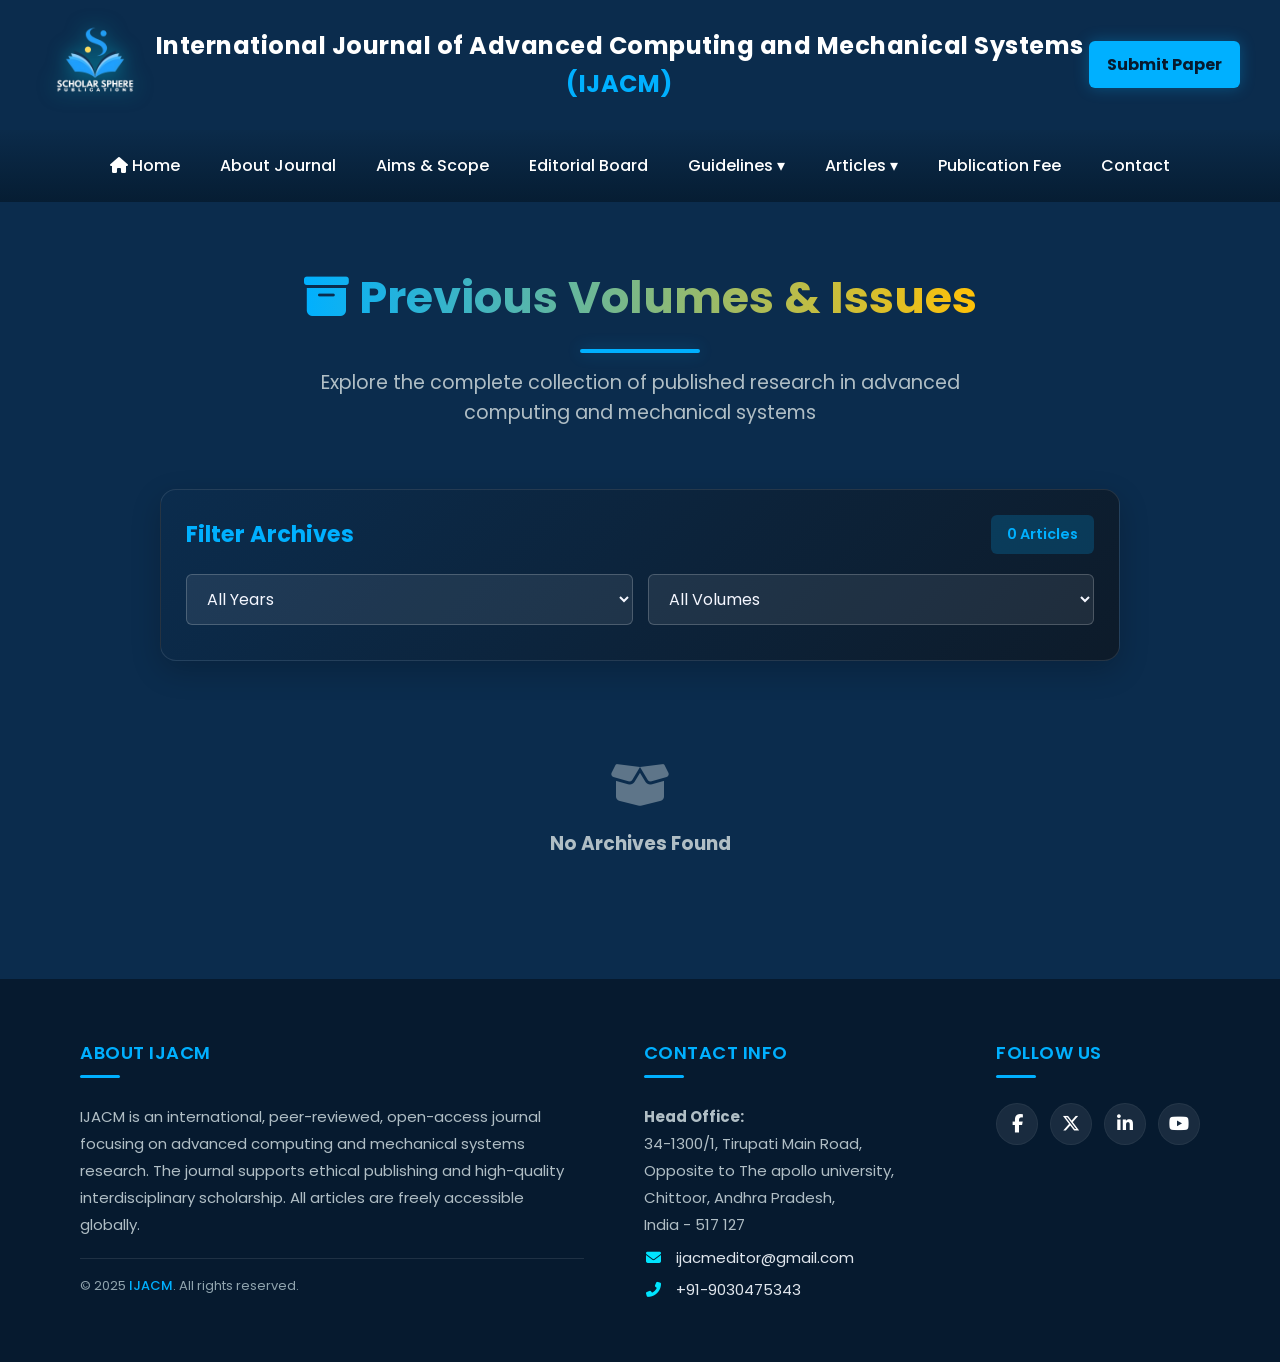
<file: pages/previous-volume.html>
<!DOCTYPE html>
<html lang="en">

<head>
    <meta charset="UTF-8">
    <title>Journal Issues - IJACM</title>
    <meta name="viewport" content="width=device-width, initial-scale=1.0">
    <meta name="keywords"
        content="advanced computing, mechanical systems, engineering research, open access journal, peer reviewed, IJACM, archive, history">
    <meta name="description" content="Browse current and past issues of IJACM. Explore the latest research in mechanical engineering and advanced computing.">
    <link rel="stylesheet" href="https://cdnjs.cloudflare.com/ajax/libs/font-awesome/6.5.1/css/all.min.css">
    <link rel="stylesheet" href="../css/style.css">
    <style>
        /* ================= GLOBAL STYLES ================= */
        @import url('https://fonts.googleapis.com/css2?family=Poppins:wght@300;400;500;600;700;800&display=swap');

        :root {
            --primary: #1a237e;
            --secondary: #00b0ff;
            --accent: #ff4081;
            --accent-yellow: #ffc107;
            --bg-dark: #0b2c4d;
            --bg-darker: #061a2f;
            --text-light: #f5f7ff;
            --text-muted: #b0bec5;
            --white: #ffffff;
            --gradient-primary: linear-gradient(135deg, #1a237e 0%, #283593 100%);
            --gradient-secondary: linear-gradient(135deg, #00b0ff 0%, #2979ff 100%);
            --gradient-dark: linear-gradient(135deg, #0b2c4d 0%, #0d1b2a 100%);
            --radius-sm: 6px;
            --radius-md: 12px;
            --radius-lg: 16px;
            --shadow-sm: 0 4px 6px rgba(0, 0, 0, 0.1);
            --shadow-md: 0 10px 30px rgba(0, 0, 0, 0.2);
            --shadow-lg: 0 15px 40px rgba(0, 0, 0, 0.3);
            --shadow-glow: 0 0 15px rgba(0, 176, 255, 0.3);
            --transition-fast: 0.2s ease;
            --transition-normal: 0.3s ease;
        }

        * {
            box-sizing: border-box;
            margin: 0;
            padding: 0;
        }

        body {
            font-family: 'Poppins', sans-serif;
            background: var(--bg-dark);
            color: var(--text-light);
            line-height: 1.6;
            overflow-x: hidden;
        }

        a {
            text-decoration: none;
            color: inherit;
            transition: var(--transition-fast);
        }

        ul {
            list-style: none;
        }

        main {
            padding: 60px 20px;
            min-height: 600px;
            max-width: 1000px;
            margin: 0 auto;
        }

        /* ================= PAGE TITLE ================= */
        .page-header {
            text-align: center;
            margin-bottom: 60px;
        }

        .page-header h2 {
            font-size: 2.8rem;
            color: var(--white);
            margin-bottom: 15px;
            position: relative;
            display: inline-block;
            background: linear-gradient(90deg, var(--secondary), var(--accent-yellow));
            -webkit-background-clip: text;
            -webkit-text-fill-color: transparent;
            background-clip: text;
        }

        .page-header h2::after {
            content: '';
            display: block;
            width: 120px;
            height: 4px;
            background: var(--secondary);
            margin: 15px auto 0;
            border-radius: 2px;
            box-shadow: var(--shadow-glow);
        }

        .page-header p {
            color: var(--text-muted);
            font-size: 1.2rem;
            max-width: 700px;
            margin: 0 auto;
        }

        /* ================= VOLUME FILTERS ================= */
        .filters-container {
            background: var(--gradient-dark);
            border-radius: var(--radius-lg);
            padding: 25px;
            margin-bottom: 40px;
            border: 1px solid rgba(255, 255, 255, 0.1);
            box-shadow: var(--shadow-md);
        }

        .filters-header {
            display: flex;
            justify-content: space-between;
            align-items: center;
            margin-bottom: 20px;
        }

        .filters-header h3 {
            font-size: 1.4rem;
            color: var(--secondary);
        }

        .stats-badge {
            background: rgba(0, 176, 255, 0.2);
            color: var(--secondary);
            padding: 8px 16px;
            border-radius: var(--radius-sm);
            font-size: 0.9rem;
            font-weight: 600;
        }

        .filter-controls {
            display: flex;
            gap: 15px;
            flex-wrap: wrap;
        }

        .filter-select {
            flex: 1;
            min-width: 200px;
            background: rgba(255, 255, 255, 0.08);
            border: 1px solid rgba(255, 255, 255, 0.2);
            color: var(--text-light);
            padding: 12px 16px;
            border-radius: var(--radius-sm);
            font-family: 'Poppins', sans-serif;
            font-size: 1rem;
            outline: none;
            transition: all 0.3s ease;
        }

        .filter-select:focus {
            border-color: var(--secondary);
            box-shadow: var(--shadow-glow);
        }

        .filter-select option {
            background-color: var(--bg-dark);
            color: var(--text-light);
        }

        /* ================= VOLUMES CONTAINER ================= */
        .volumes-container {
            display: flex;
            flex-direction: column;
            gap: 25px;
        }

        /* Volume Accordion */
        .volume-accordion {
            background: var(--gradient-dark);
            border-radius: var(--radius-lg);
            border: 1px solid rgba(255, 255, 255, 0.1);
            overflow: hidden;
            box-shadow: var(--shadow-md);
            transition: all 0.3s ease;
        }

        .volume-accordion:hover {
            transform: translateY(-3px);
            box-shadow: var(--shadow-lg);
            border-color: rgba(0, 176, 255, 0.3);
        }

        .volume-header {
            width: 100%;
            background: transparent;
            color: var(--text-light);
            padding: 25px 30px;
            font-size: 1.3rem;
            font-weight: 600;
            cursor: pointer;
            border: none;
            outline: none;
            display: flex;
            justify-content: space-between;
            align-items: center;
            transition: background 0.3s ease;
            text-align: left;
        }

        .volume-header:hover {
            background: rgba(255, 255, 255, 0.05);
        }

        .volume-header i {
            color: var(--secondary);
            transition: transform 0.3s ease;
            font-size: 1.2rem;
        }

        .volume-header.active i {
            transform: rotate(180deg);
        }

        .volume-badge {
            background: var(--gradient-secondary);
            color: white;
            padding: 6px 12px;
            border-radius: var(--radius-sm);
            font-size: 0.85rem;
            font-weight: 600;
            margin-left: 15px;
        }

        .volume-content {
            max-height: 0;
            overflow: hidden;
            transition: max-height 0.5s ease;
            background: rgba(0, 0, 0, 0.2);
        }

        .volume-content.show {
            max-height: 2000px;
        }

        /* Articles Grid */
        .articles-grid {
            padding: 30px;
            display: grid;
            grid-template-columns: repeat(auto-fill, minmax(350px, 1fr));
            gap: 25px;
        }

        /* Article Card */
        .article-card {
            background: rgba(13, 27, 42, 0.8);
            border-radius: var(--radius-md);
            padding: 25px;
            border: 1px solid rgba(255, 255, 255, 0.08);
            transition: all 0.3s ease;
            height: 100%;
            display: flex;
            flex-direction: column;
        }

        .article-card:hover {
            transform: translateY(-5px);
            box-shadow: var(--shadow-md);
            border-color: rgba(0, 176, 255, 0.3);
        }

        .article-header {
            margin-bottom: 20px;
        }

        .article-title {
            font-size: 1.2rem;
            color: var(--secondary);
            margin-bottom: 10px;
            line-height: 1.4;
        }

        .article-authors {
            font-size: 1rem;
            color: var(--text-light);
            font-weight: 500;
            margin-bottom: 15px;
        }

        .article-meta {
            display: flex;
            justify-content: space-between;
            margin-bottom: 20px;
            font-size: 0.9rem;
            color: var(--text-muted);
            flex-wrap: wrap;
            gap: 10px;
        }

        .meta-item {
            display: flex;
            align-items: center;
            gap: 6px;
        }

        .meta-item i {
            color: var(--accent-yellow);
        }

        .article-actions {
            margin-top: auto;
            display: flex;
            justify-content: flex-end;
        }

        .btn-view {
            display: inline-flex;
            align-items: center;
            gap: 8px;
            background: var(--gradient-secondary);
            color: white;
            padding: 10px 20px;
            border-radius: var(--radius-sm);
            font-weight: 600;
            font-size: 0.9rem;
            transition: all 0.3s ease;
            border: none;
            cursor: pointer;
        }

        .btn-view:hover {
            transform: translateY(-2px);
            box-shadow: var(--shadow-glow);
        }

        .btn-view:disabled {
            opacity: 0.5;
            cursor: not-allowed;
            transform: none !important;
        }

        /* Loading State */
        .loading {
            text-align: center;
            padding: 60px 20px;
            color: var(--text-muted);
        }

        .loading-spinner {
            border: 3px solid rgba(255, 255, 255, 0.1);
            border-top: 3px solid var(--secondary);
            border-radius: 50%;
            width: 50px;
            height: 50px;
            animation: spin 1s linear infinite;
            margin: 0 auto 20px;
        }

        @keyframes spin {
            0% {
                transform: rotate(0deg);
            }

            100% {
                transform: rotate(360deg);
            }
        }

        /* Empty State */
        .empty-state {
            text-align: center;
            padding: 60px 20px;
            color: var(--text-muted);
        }

        .empty-state i {
            font-size: 3rem;
            margin-bottom: 20px;
            color: var(--text-muted);
            opacity: 0.5;
        }

        /* ================= RESPONSIVE STYLES ================= */
        @media (max-width: 768px) {
            .page-header h2 {
                font-size: 2.2rem;
            }

            .articles-grid {
                grid-template-columns: 1fr;
                padding: 20px;
            }

            .volume-header {
                padding: 20px;
                font-size: 1.1rem;
            }

            .filters-header {
                flex-direction: column;
                align-items: flex-start;
                gap: 15px;
            }

            .filter-controls {
                width: 100%;
            }

            .filter-select {
                min-width: 100%;
            }
        }

        @media (max-width: 480px) {
            .page-header h2 {
                font-size: 1.8rem;
            }

            main {
                padding: 40px 15px;
            }

            .volume-badge {
                display: none;
            }
        }
    </style>
</head>

<body>
    <!-- ================= HEADER ================= -->
    <div id="header-placeholder"></div>

    <!-- ================= NAVBAR ================= -->
    <div id="navbar-placeholder"></div>

    <main>
        <div class="page-header">
            <h2><i class="fas fa-archive"></i> Previous Volumes & Issues</h2>
            <p>Explore the complete collection of published research in advanced computing and mechanical systems</p>
        </div>

        <!-- Filters Section -->
        <div class="filters-container">
            <div class="filters-header">
                <h3>Filter Archives</h3>
                <div class="stats-badge" id="stats-badge">Loading...</div>
            </div>
            <div class="filter-controls">
                <select class="filter-select" id="year-filter">
                    <option value="all">All Years</option>
                </select>
                <select class="filter-select" id="volume-filter">
                    <option value="all">All Volumes</option>
                </select>
            </div>
        </div>

        <!-- Volumes Container -->
        <div class="volumes-container" id="volumes-container">
            <!-- Loading State -->
            <div class="loading">
                <div class="loading-spinner"></div>
                <p>Loading previous volumes...</p>
            </div>
        </div>
    </main>

    <!-- ================= FOOTER ================= -->
    <div id="footer-placeholder"></div>

    <script src="../js/previous-issues.js"></script>
    <script src="../script.js"></script>
</body>

</html>
</file>
<file: css/style.css>
/* RESET */
* {
  margin: 0;
  padding: 0;
  box-sizing: border-box;
}

/* BASE FONT */
html {
  font-size: 16px;
  scroll-behavior: smooth;
}

body {
  font-family: "Poppins", Arial, sans-serif;
  line-height: 1.6;
  overflow-x: hidden;
}

/* IMAGES & MEDIA */
img, video {
  max-width: 100%;
  height: auto;
  display: block;
}

/* LINKS */
a {
  text-decoration: none;
  color: inherit;
}

/* RESPONSIVE LAYOUT SYSTEM (FLEX + GRID) */

/* Universal Container */
.container {
  width: 100%;
  max-width: 1200px;
  padding: 0 16px;
  margin: auto;
}

/* Flexible Rows */
.row {
  display: flex;
  flex-wrap: wrap;
  gap: 20px;
}

/* RESPONSIVE NAVBAR (MOBILE FRIENDLY) */
.navbar {
  display: flex;
  justify-content: space-between;
  align-items: center;
  padding: 15px 20px;
}

.nav-links {
  display: flex;
  gap: 20px;
}

/* MOBILE NAV */
@media (max-width: 768px) {
  .nav-links {
    flex-direction: column;
    width: 100%;
    text-align: center;
  }
}

/* RESPONSIVE TEXT & SECTIONS */
h1 {
  font-size: clamp(1.8rem, 5vw, 3rem);
}

h2 {
  font-size: clamp(1.4rem, 4vw, 2.2rem);
}

p {
  font-size: clamp(0.95rem, 2.5vw, 1.1rem);
}

/* MOBILE FIRST MEDIA QUERIES (MOST IMPORTANT) */

/* SMALL DEVICES (PHONES) */
@media (max-width: 576px) {
  .row {
    flex-direction: column;
  }

  button {
    width: 100%;
  }
}

/* TABLETS */
@media (max-width: 768px) {
  .container {
    padding: 0 14px;
  }
}

/* LAPTOPS */
@media (max-width: 992px) {
  .container {
    max-width: 960px;
  }
}

/* RESPONSIVE FORMS */
form {
  width: 100%;
}

input, textarea, select, button {
  width: 100%;
  padding: 12px;
  margin-bottom: 10px;
  font-size: 1rem;
}

/* RESPONSIVE GRID (CARDS, BOXES, SECTIONS) */
.grid {
  display: grid;
  grid-template-columns: repeat(auto-fit, minmax(250px, 1fr));
  gap: 20px;
}
/* ================= LATEST ARTICLES STYLES ================= */
.latest-articles {
    margin: 60px 0;
    padding: 40px;
    background: linear-gradient(135deg, rgba(11, 44, 77, 0.9) 0%, rgba(6, 26, 47, 0.95) 100%);
    border-radius: 15px;
    border: 1px solid rgba(0, 176, 255, 0.2);
    box-shadow: 0 10px 30px rgba(0, 0, 0, 0.3);
}

.articles-grid {
    display: grid;
    grid-template-columns: repeat(auto-fit, minmax(300px, 1fr));
    gap: 25px;
    margin-bottom: 20px;
}

.article-card {
    background: linear-gradient(145deg, #ffffff, #f5f7fa);
    padding: 20px;
    border-radius: 10px;
    border-left: 6px solid #f2b705;
    transition: all 0.3s ease;
    height: 100%;
    box-shadow: 0 5px 15px rgba(0, 0, 0, 0.1);
}

.article-card:hover {
    transform: translateY(-5px);
    box-shadow: 0 10px 25px rgba(0, 0, 0, 0.15);
}

.article-title {
    font-size: 17px;
    font-weight: 700;
    color: #061a2f;
    margin-bottom: 10px;
    line-height: 1.4;
    min-height: 48px;
    display: -webkit-box;
    -webkit-line-clamp: 2;
    -webkit-box-orient: vertical;
    overflow: hidden;
}

.article-authors {
    font-size: 14px;
    color: #2c3e50;
    font-style: italic;
    margin-bottom: 15px;
    padding-left: 20px;
    position: relative;
}

.article-authors::before {
    content: '👤';
    position: absolute;
    left: 0;
}

.article-meta {
    display: flex;
    justify-content: space-between;
    align-items: center;
    margin-top: 15px;
    font-size: 12px;
    color: #666;
}

.article-date, .article-issue {
    display: flex;
    align-items: center;
    gap: 5px;
    background: #f0f0f0;
    padding: 4px 10px;
    border-radius: 12px;
}

.article-doi {
    margin-top: 12px;
    font-size: 11px;
    color: #555;
    display: flex;
    align-items: center;
    gap: 5px;
}

.article-doi a {
    color: #0b5ed7;
    text-decoration: none;
    word-break: break-all;
}

.article-doi a:hover {
    text-decoration: underline;
}

.view-all-container {
    margin-top: 30px;
    padding-top: 20px;
    border-top: 1px solid rgba(255, 255, 255, 0.1);
}

.view-all-container a {
    display: inline-flex;
    align-items: center;
    gap: 10px;
    padding: 12px 30px;
    background: linear-gradient(135deg, #0b5ed7, #2979ff);
    color: white;
    text-decoration: none;
    border-radius: 25px;
    font-weight: 600;
    transition: all 0.3s ease;
    box-shadow: 0 4px 15px rgba(11, 94, 215, 0.3);
}

.view-all-container a:hover {
    transform: translateY(-3px);
    box-shadow: 0 6px 20px rgba(11, 94, 215, 0.4);
}

@media (max-width: 768px) {
    .latest-articles {
        padding: 25px 15px;
        margin: 40px 0;
    }
    
    .articles-grid {
        grid-template-columns: 1fr;
        gap: 20px;
    }
    
    .article-card {
        padding: 15px;
    }
}
</file>
